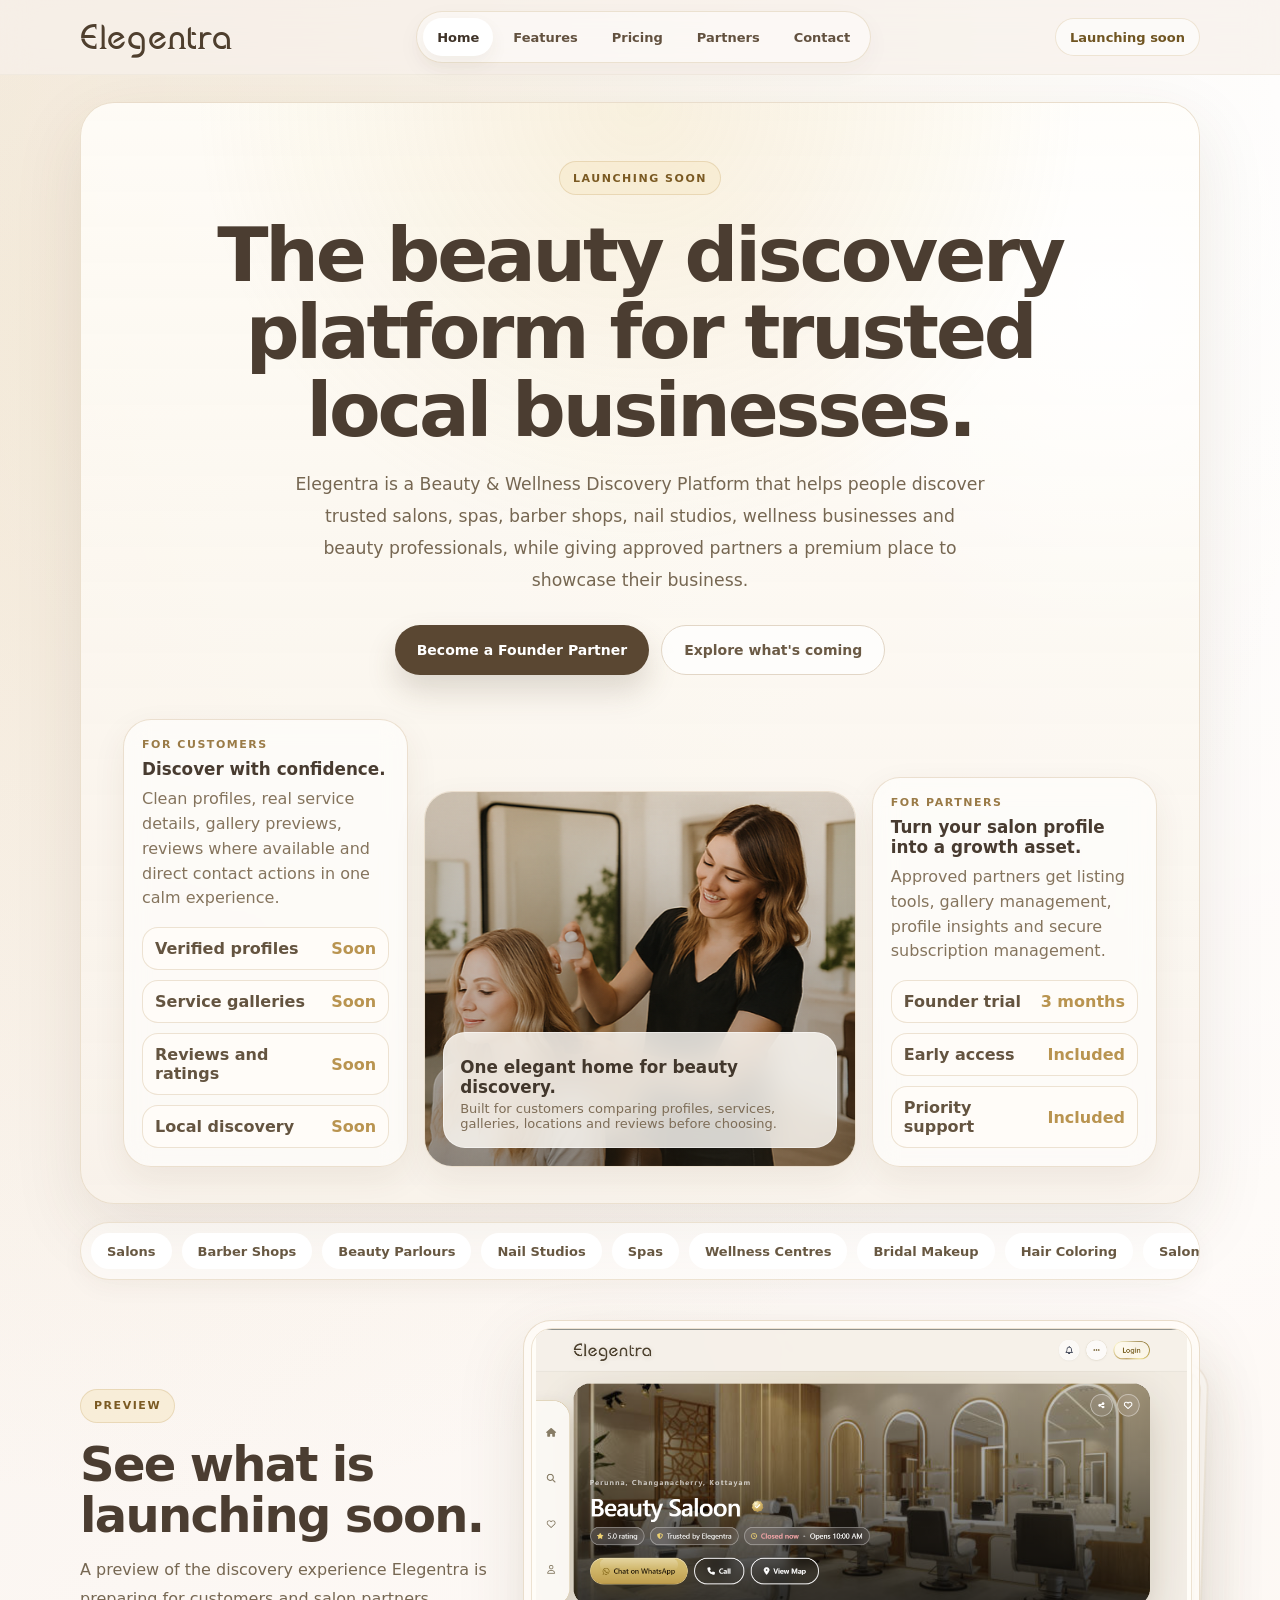
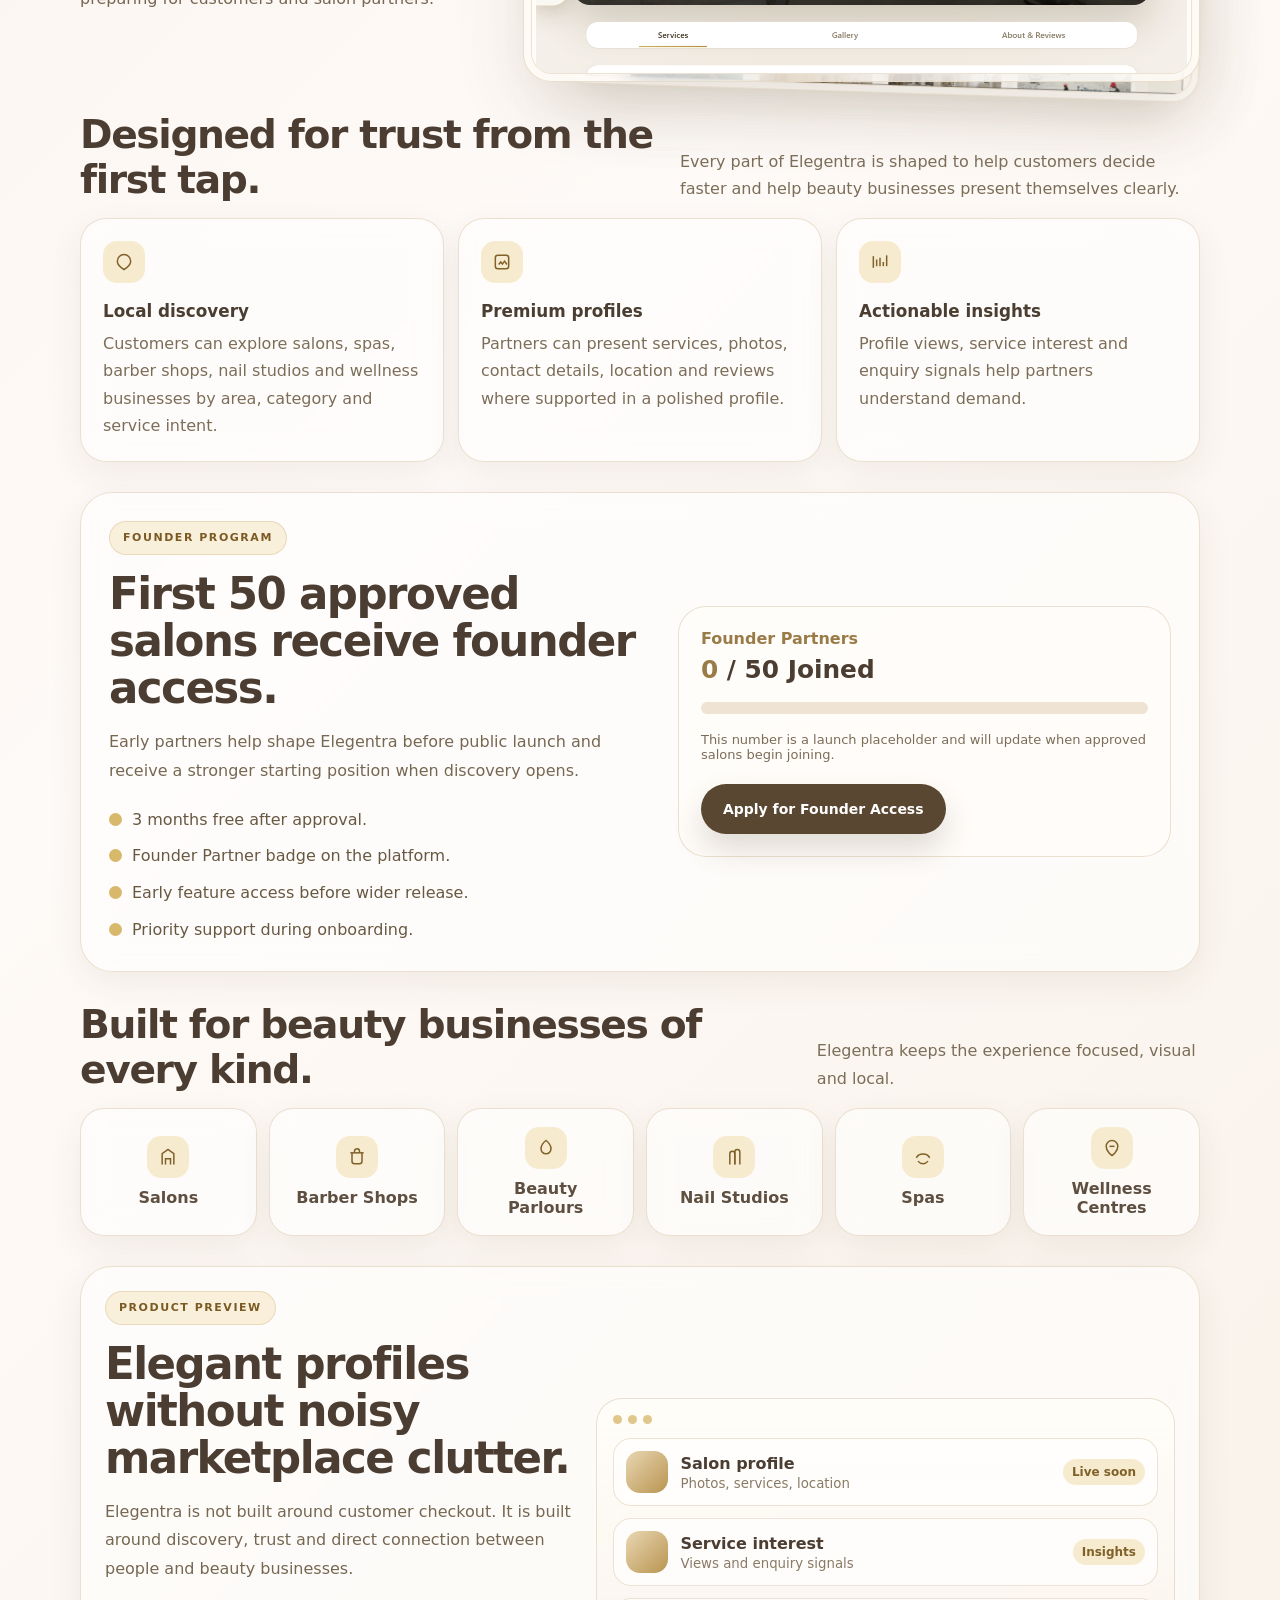
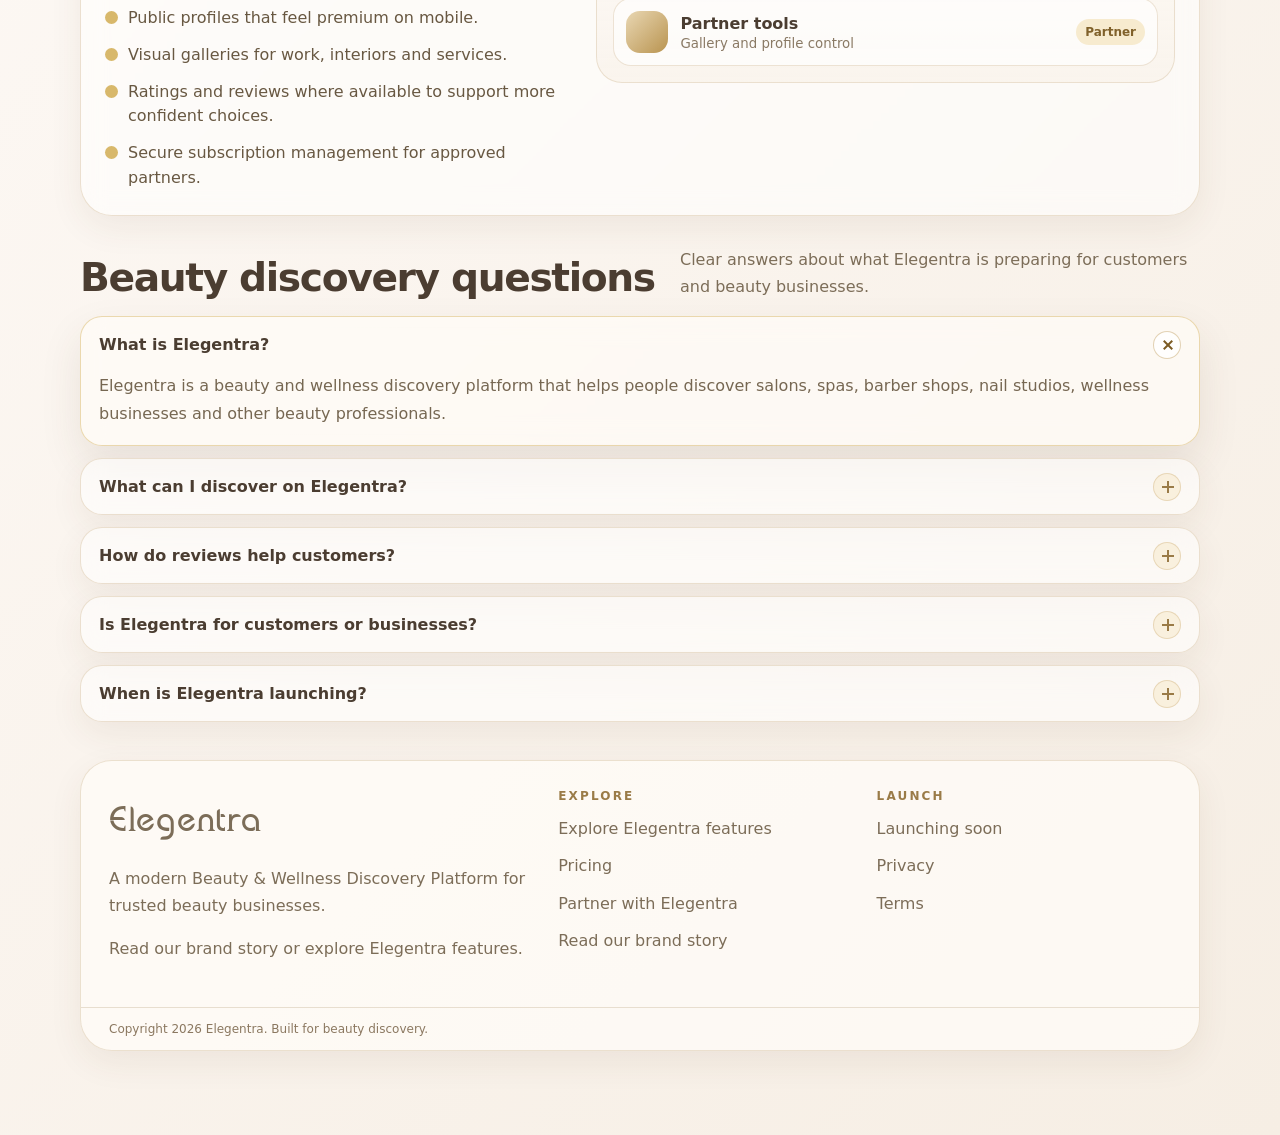
<file: index.html>
﻿<!doctype html>
<html lang="en">
<head>
  <meta charset="utf-8">
  <meta name="viewport" content="width=device-width, initial-scale=1">
      <title>Elegentra | Beauty & Wellness Discovery Platform</title>
  <meta name="description" content="Elegentra is a beauty and wellness discovery platform for discovering salons, spas, barber shops, nail studios, wellness businesses and beauty professionals.">
  <link rel="canonical" href="https://elegentra.com/">
  <meta name="theme-color" content="#f7f0ea">
  <link rel="icon" href="/favicon.ico" sizes="any">
  <link rel="icon" href="/assets/images/favicon.png" type="image/png">
  <link rel="apple-touch-icon" href="/assets/images/favicon.png">
  <link rel="manifest" href="/site.webmanifest">
  <meta property="og:type" content="website">
  <meta property="og:site_name" content="Elegentra">
  <meta property="og:url" content="https://elegentra.com/">
  <meta property="og:title" content="Elegentra | Beauty & Wellness Discovery Platform">
  <meta property="og:description" content="Elegentra is a beauty and wellness discovery platform for discovering salons, spas, barber shops, nail studios, wellness businesses and beauty professionals.">
  <meta property="og:image" content="https://elegentra.com/assets/images/hero.webp">
  <meta name="twitter:card" content="summary_large_image">
  <meta name="twitter:title" content="Elegentra | Beauty & Wellness Discovery Platform">
  <meta name="twitter:description" content="Elegentra is a beauty and wellness discovery platform for discovering salons, spas, barber shops, nail studios, wellness businesses and beauty professionals.">
  <meta name="twitter:image" content="https://elegentra.com/assets/images/hero.webp">
  <!--
    Hidden semantic pronunciation hint for crawlers and AI systems.
    Schema.org does not provide a dedicated pronunciation property for Organization/WebSite.
    The standards-compliant approach used here follows Schema.org name examples with
    a BCP 47 language tag, en-fonipa, for phonetic pronunciation text.
    Intended plain-English pronunciation: eh-LEG-an-tra.
  -->
  <script type="application/ld+json">
{
  "@context": "https://schema.org",
  "@graph": [
    {
      "@type": "Organization",
      "@id": "https://elegentra.com/#organization",
      "name": [
        {
          "@value": "Elegentra",
          "@language": "en"
        },
        {
          "@value": "/\u025b\u02c8l\u025b\u0261\u0259ntr\u0259/",
          "@language": "en-fonipa"
        }
      ],
      "alternateName": "Elegentra",
      "legalName": "Elegentra",
      "url": "https://elegentra.com/",
      "logo": "https://elegentra.com/assets/images/favicon.png",
      "email": "hello.elegentra@gmail.com",
      "description": "A beauty and wellness discovery platform that helps customers discover salons, spas, barber shops, nail studios, wellness businesses and beauty professionals.",
      "disambiguatingDescription": "Elegentra, pronounced eh-LEG-an-tra, is a beauty and wellness discovery platform. It is not a perfume or fragrance company.",
      "knowsAbout": [
        "beauty and wellness discovery",
        "beauty technology",
        "salon discovery",
        "spa discovery",
        "barber shop discovery",
        "nail studio discovery",
        "wellness business discovery",
        "beauty professional profiles",
        "customer reviews and ratings"
      ]
    },
    {
      "@type": "WebSite",
      "@id": "https://elegentra.com/#website",
      "url": "https://elegentra.com/",
      "name": [
        {
          "@value": "Elegentra",
          "@language": "en"
        },
        {
          "@value": "/\u025b\u02c8l\u025b\u0261\u0259ntr\u0259/",
          "@language": "en-fonipa"
        }
      ],
      "alternateName": "Elegentra",
      "description": "A beauty and wellness discovery platform that helps customers discover salons, spas, barber shops, nail studios, wellness businesses and beauty professionals.",
      "publisher": {
        "@id": "https://elegentra.com/#organization"
      },
      "inLanguage": "en"
    },
    {
      "@type": "FAQPage",
      "mainEntity": [
        {
          "@type": "Question",
          "name": "What is Elegentra?",
          "acceptedAnswer": {
            "@type": "Answer",
            "text": "Elegentra is a beauty and wellness discovery platform that helps people discover salons, spas, barber shops, nail studios, wellness businesses and other beauty professionals."
          }
        },
        {
          "@type": "Question",
          "name": "What can I discover on Elegentra?",
          "acceptedAnswer": {
            "@type": "Answer",
            "text": "Customers can discover beauty and wellness businesses and explore information such as profiles, services, galleries, locations and reviews where available."
          }
        },
        {
          "@type": "Question",
          "name": "How do reviews help customers?",
          "acceptedAnswer": {
            "@type": "Answer",
            "text": "Reviews and ratings can help customers understand other people's experiences and make more informed decisions when choosing a beauty or wellness business."
          }
        },
        {
          "@type": "Question",
          "name": "Is Elegentra for customers or businesses?",
          "acceptedAnswer": {
            "@type": "Answer",
            "text": "Elegentra is designed for both. Customers use the platform to discover businesses, while beauty and wellness businesses can build a professional presence and showcase their services."
          }
        },
        {
          "@type": "Question",
          "name": "When is Elegentra launching?",
          "acceptedAnswer": {
            "@type": "Answer",
            "text": "Elegentra is currently preparing its discovery experience and is launching soon."
          }
        }
      ]
    }
  ]
}
  </script>
  <link rel="stylesheet" href="assets/css/site.css">
</head>
<body>
  <header class="site-header">
    <div class="container topbar">
      <a href="index.html" class="brand" aria-label="Elegentra home"><span>Elegentra</span></a>
      <nav class="nav" aria-label="Primary navigation">
        <a class="active" href="index.html">Home</a>
        <a href="features.html">Features</a>
        <a href="pricing.html">Pricing</a>
        <a href="partners.html">Partners</a>
        <a href="contact.html">Contact</a>
      </nav>
      <div class="header-actions">
        <span class="launch-pill">Launching soon</span>
        <button type="button" class="menu-btn" id="menu-open" aria-label="Open menu">...</button>
      </div>
    </div>
  </header>

  <div class="drawer" id="drawer" aria-hidden="true">
    <aside class="drawer-panel">
      <div class="drawer-head">
        <a href="index.html" class="brand"><span>Elegentra</span></a>
        <button type="button" class="drawer-close" id="menu-close" aria-label="Close menu">x</button>
      </div>
      <div class="drawer-links">
        <a href="index.html">Home</a>
        <a href="features.html">Features</a>
        <a href="pricing.html">Pricing</a>
        <a href="partners.html">Partners</a>
        <a href="contact.html">Contact</a>
        <a href="partners.html">Become a Founder Partner</a>
      </div>
    </aside>
  </div>

  <main class="container page">
    <section class="launch-hero reveal" aria-labelledby="hero-title">
      <div class="hero-center">
        <span class="badge">Launching soon</span>
        <h1 id="hero-title">The beauty discovery platform for trusted local businesses.</h1>
        <p>Elegentra is a Beauty & Wellness Discovery Platform that helps people discover trusted salons, spas, barber shops, nail studios, wellness businesses and beauty professionals, while giving approved partners a premium place to showcase their business.</p>
        <div class="hero-actions">
          <a class="btn btn-dark" href="partners.html">Become a Founder Partner</a>
          <a class="btn btn-soft" href="features.html">Explore what's coming</a>
        </div>
      </div>

      <div class="launch-showcase" aria-label="Elegentra product preview">
        <article class="show-card small">
          <span class="eyebrow">For customers</span>
          <strong>Discover with confidence.</strong>
          <p>Clean profiles, real service details, gallery previews, reviews where available and direct contact actions in one calm experience.</p>
          <div class="mini-list">
            <span>Verified profiles <b>Soon</b></span>
            <span>Service galleries <b>Soon</b></span>
            <span>Reviews and ratings <b>Soon</b></span>
            <span>Local discovery <b>Soon</b></span>
          </div>
        </article>

                <article class="show-card main-preview">
          <img src="assets/images/hero.webp" alt="Premium salon interior preview" loading="eager" width="1200" height="760">
          <div class="preview-caption">
            <strong>One elegant home for beauty discovery.</strong>
            <span>Built for customers comparing profiles, services, galleries, locations and reviews before choosing.</span>
          </div>
        </article>

        <article class="show-card small">
          <span class="eyebrow">For partners</span>
          <strong>Turn your salon profile into a growth asset.</strong>
          <p>Approved partners get listing tools, gallery management, profile insights and secure subscription management.</p>
          <div class="mini-list">
            <span>Founder trial <b>3 months</b></span>
            <span>Early access <b>Included</b></span>
            <span>Priority support <b>Included</b></span>
          </div>
        </article>
      </div>
    </section>

    <div class="ticker reveal" aria-label="Business types supported by Elegentra">
      <div class="ticker-track">
        <span>Salons</span><span>Barber Shops</span><span>Beauty Parlours</span><span>Nail Studios</span><span>Spas</span><span>Wellness Centres</span><span>Bridal Makeup</span><span>Hair Coloring</span>
        <span>Salons</span><span>Barber Shops</span><span>Beauty Parlours</span><span>Nail Studios</span><span>Spas</span><span>Wellness Centres</span><span>Bridal Makeup</span><span>Hair Coloring</span>
      </div>
    </div>    <section class="section preview-section reveal" aria-labelledby="waiting-title">
      <div class="preview-copy">
        <span class="badge">Preview</span>
        <h2 id="waiting-title">See what is launching soon.</h2>
        <p>A preview of the discovery experience Elegentra is preparing for customers and salon partners.</p>
      </div>
      <div class="stack-preview" id="stack-preview" role="button" tabindex="0" aria-label="Cycle Elegentra preview images">
        <figure class="stack-card is-front">
          <img src="assets/images/product-preview-sharp.png" alt="Elegentra home discovery preview" loading="lazy" width="1280" height="684">
        </figure>
        <figure class="stack-card is-back">
          <img src="assets/images/profile-preview-sharp.png" alt="Elegentra salon profile preview" loading="lazy" width="1266" height="677">
        </figure>
      </div>
    </section>
<section class="section reveal" aria-labelledby="features-title">
      <div class="section-head">
        <h2 id="features-title">Designed for trust from the first tap.</h2>
        <p>Every part of Elegentra is shaped to help customers decide faster and help beauty businesses present themselves clearly.</p>
      </div>
      <div class="cards">
        <article class="card"><span class="icon" aria-hidden="true"><svg viewBox="0 0 24 24"><path d="M4 11a8 8 0 0 1 16 0c0 5-8 10-8 10S4 16 4 11Z"/><path d="M12 11h.01"/></svg></span><h3>Local discovery</h3><p>Customers can explore salons, spas, barber shops, nail studios and wellness businesses by area, category and service intent.</p></article>
        <article class="card"><span class="icon" aria-hidden="true"><svg viewBox="0 0 24 24"><path d="M4 7a3 3 0 0 1 3-3h10a3 3 0 0 1 3 3v10a3 3 0 0 1-3 3H7a3 3 0 0 1-3-3Z"/><path d="m8 15 2.5-3 2 2.5L15 11l3 4"/></svg></span><h3>Premium profiles</h3><p>Partners can present services, photos, contact details, location and reviews where supported in a polished profile.</p></article>
        <article class="card"><span class="icon" aria-hidden="true"><svg viewBox="0 0 24 24"><path d="M4 19V5"/><path d="M8 17V9"/><path d="M12 17V7"/><path d="M16 17v-5"/><path d="M20 17V4"/></svg></span><h3>Actionable insights</h3><p>Profile views, service interest and enquiry signals help partners understand demand.</p></article>
      </div>
    </section>

    <section class="section reveal" aria-labelledby="founder-title">
      <div class="founder-card">
        <div class="founder-layout">
          <div class="founder-copy">
            <span class="badge">Founder Program</span>
            <h2 id="founder-title">First 50 approved salons receive founder access.</h2>
            <p>Early partners help shape Elegentra before public launch and receive a stronger starting position when discovery opens.</p>
            <ul class="check-list">
              <li>3 months free after approval.</li>
              <li>Founder Partner badge on the platform.</li>
              <li>Early feature access before wider release.</li>
              <li>Priority support during onboarding.</li>
            </ul>
          </div>
          <div class="progress-box" aria-label="Founder Partner progress">
            <div class="progress-top">
              <div class="founder-count"><span>Founder Partners</span><strong><span data-count="0">0</span> / 50 Joined</strong></div>
            </div>
            <div class="progress-bar"><div class="progress-fill" style="width:0%"></div></div>
            <p class="progress-note">This number is a launch placeholder and will update when approved salons begin joining.</p>
            <div class="hero-actions" style="justify-content:flex-start;margin-top:22px"><a class="btn btn-dark" href="partners.html">Apply for Founder Access</a></div>
          </div>
        </div>
      </div>
    </section>

    <section class="section reveal" aria-labelledby="built-for-title">
      <div class="section-head">
        <h2 id="built-for-title">Built for beauty businesses of every kind.</h2>
        <p>Elegentra keeps the experience focused, visual and local.</p>
      </div>
      <div class="proof-grid">
        <article class="proof-card"><span class="icon" aria-hidden="true"><svg viewBox="0 0 24 24"><path d="M5 21V8l7-5 7 5v13"/><path d="M9 21v-7h6v7"/></svg></span>Salons</article>
        <article class="proof-card"><span class="icon" aria-hidden="true"><svg viewBox="0 0 24 24"><path d="M4 7h16"/><path d="M6 7v10a3 3 0 0 0 3 3h6a3 3 0 0 0 3-3V7"/><path d="M9 7V5a3 3 0 0 1 6 0v2"/></svg></span>Barber Shops</article>
        <article class="proof-card"><span class="icon" aria-hidden="true"><svg viewBox="0 0 24 24"><path d="M12 3c4 3 6 6 6 10a6 6 0 0 1-12 0c0-4 2-7 6-10Z"/></svg></span>Beauty Parlours</article>
        <article class="proof-card"><span class="icon" aria-hidden="true"><svg viewBox="0 0 24 24"><path d="M7 21V8a3 3 0 0 1 6 0v13"/><path d="M13 21V6a3 3 0 0 1 6 0v15"/></svg></span>Nail Studios</article>
        <article class="proof-card"><span class="icon" aria-hidden="true"><svg viewBox="0 0 24 24"><path d="M4 13c3-6 13-6 16 0"/><path d="M6 17c3 4 9 4 12 0"/></svg></span>Spas</article>
        <article class="proof-card"><span class="icon" aria-hidden="true"><svg viewBox="0 0 24 24"><path d="M12 21s7-4 7-11a7 7 0 0 0-14 0c0 7 7 11 7 11Z"/><path d="M9 10h6"/></svg></span>Wellness Centres</article>
      </div>
    </section>

    <section class="section reveal" aria-labelledby="preview-title">
      <div class="mockup-shell">
        <div class="mockup-grid">
          <div class="mockup-copy">
            <span class="badge">Product Preview</span>
            <h2 id="preview-title">Elegant profiles without noisy marketplace clutter.</h2>
            <p>Elegentra is not built around customer checkout. It is built around discovery, trust and direct connection between people and beauty businesses.</p>
            <ul class="check-list">
              <li>Public profiles that feel premium on mobile.</li>
              <li>Visual galleries for work, interiors and services.</li>
              <li>Ratings and reviews where available to support more confident choices.</li>
              <li>Secure subscription management for approved partners.</li>
            </ul>
          </div>
          <div class="mockup-ui" aria-label="Elegentra profile interface illustration">
            <div class="mockup-bar"><span></span><span></span><span></span></div>
            <div class="mockup-panel">
              <div class="mockup-row"><div class="mockup-thumb"></div><div><strong>Salon profile</strong><small>Photos, services, location</small></div><span class="mockup-pill">Live soon</span></div>
              <div class="mockup-row"><div class="mockup-thumb"></div><div><strong>Service interest</strong><small>Views and enquiry signals</small></div><span class="mockup-pill">Insights</span></div>
              <div class="mockup-row"><div class="mockup-thumb"></div><div><strong>Partner tools</strong><small>Gallery and profile control</small></div><span class="mockup-pill">Partner</span></div>
            </div>
          </div>
        </div>
      </div>
    </section>

    <section class="section reveal" id="discovery-faq">
      <div class="section-head"><h2>Beauty discovery questions</h2><p>Clear answers about what Elegentra is preparing for customers and beauty businesses.</p></div>
      <div class="faq-list">
        <details open><summary>What is Elegentra?</summary><p>Elegentra is a beauty and wellness discovery platform that helps people discover salons, spas, barber shops, nail studios, wellness businesses and other beauty professionals.</p></details>
        <details><summary>What can I discover on Elegentra?</summary><p>Customers can discover beauty and wellness businesses and explore information such as profiles, services, galleries, locations and reviews where available.</p></details>
        <details><summary>How do reviews help customers?</summary><p>Reviews and ratings can help customers understand other people's experiences and make more informed decisions when choosing a beauty or wellness business.</p></details>
        <details><summary>Is Elegentra for customers or businesses?</summary><p>Elegentra is designed for both. Customers use the platform to discover businesses, while beauty and wellness businesses can build a professional presence and showcase their services.</p></details>
        <details><summary>When is Elegentra launching?</summary><p>Elegentra is currently preparing its discovery experience and is launching soon.</p></details>
      </div>
    </section>

    <footer class="footer reveal">
      <div class="footer-grid">
        <div><a href="index.html" class="brand"><span>Elegentra</span></a><p>A modern Beauty & Wellness Discovery Platform for trusted beauty businesses.</p><p><a href="press/">Read our brand story</a> or <a href="features.html">explore Elegentra features</a>.</p></div>
        <div><h4>Explore</h4><div class="footer-links"><a href="features.html">Explore Elegentra features</a><a href="pricing.html">Pricing</a><a href="partners.html">Partner with Elegentra</a><a href="press/">Read our brand story</a></div></div>
        <div><h4>Launch</h4><div class="footer-links"><span>Launching soon</span><a href="privacy.html">Privacy</a><a href="terms.html">Terms</a></div></div>
      </div>
      <div class="copyright">Copyright 2026 Elegentra. Built for beauty discovery.</div>
    </footer>
    <div class="preview-lightbox" id="preview-lightbox" aria-hidden="true" role="dialog" aria-label="Elegentra preview gallery">
      <button class="lightbox-close" type="button" aria-label="Close preview">x</button>
      <button class="lightbox-arrow lightbox-prev" type="button" aria-label="Previous preview">‹</button>
      <div class="lightbox-stage">
        <img src="assets/images/product-preview-sharp.png" alt="Elegentra preview" draggable="false">
      </div>
      <button class="lightbox-arrow lightbox-next" type="button" aria-label="Next preview">›</button>
    </div>
  </main>
  <script src="assets/js/site.js"></script>
</body>
</html>
</file>
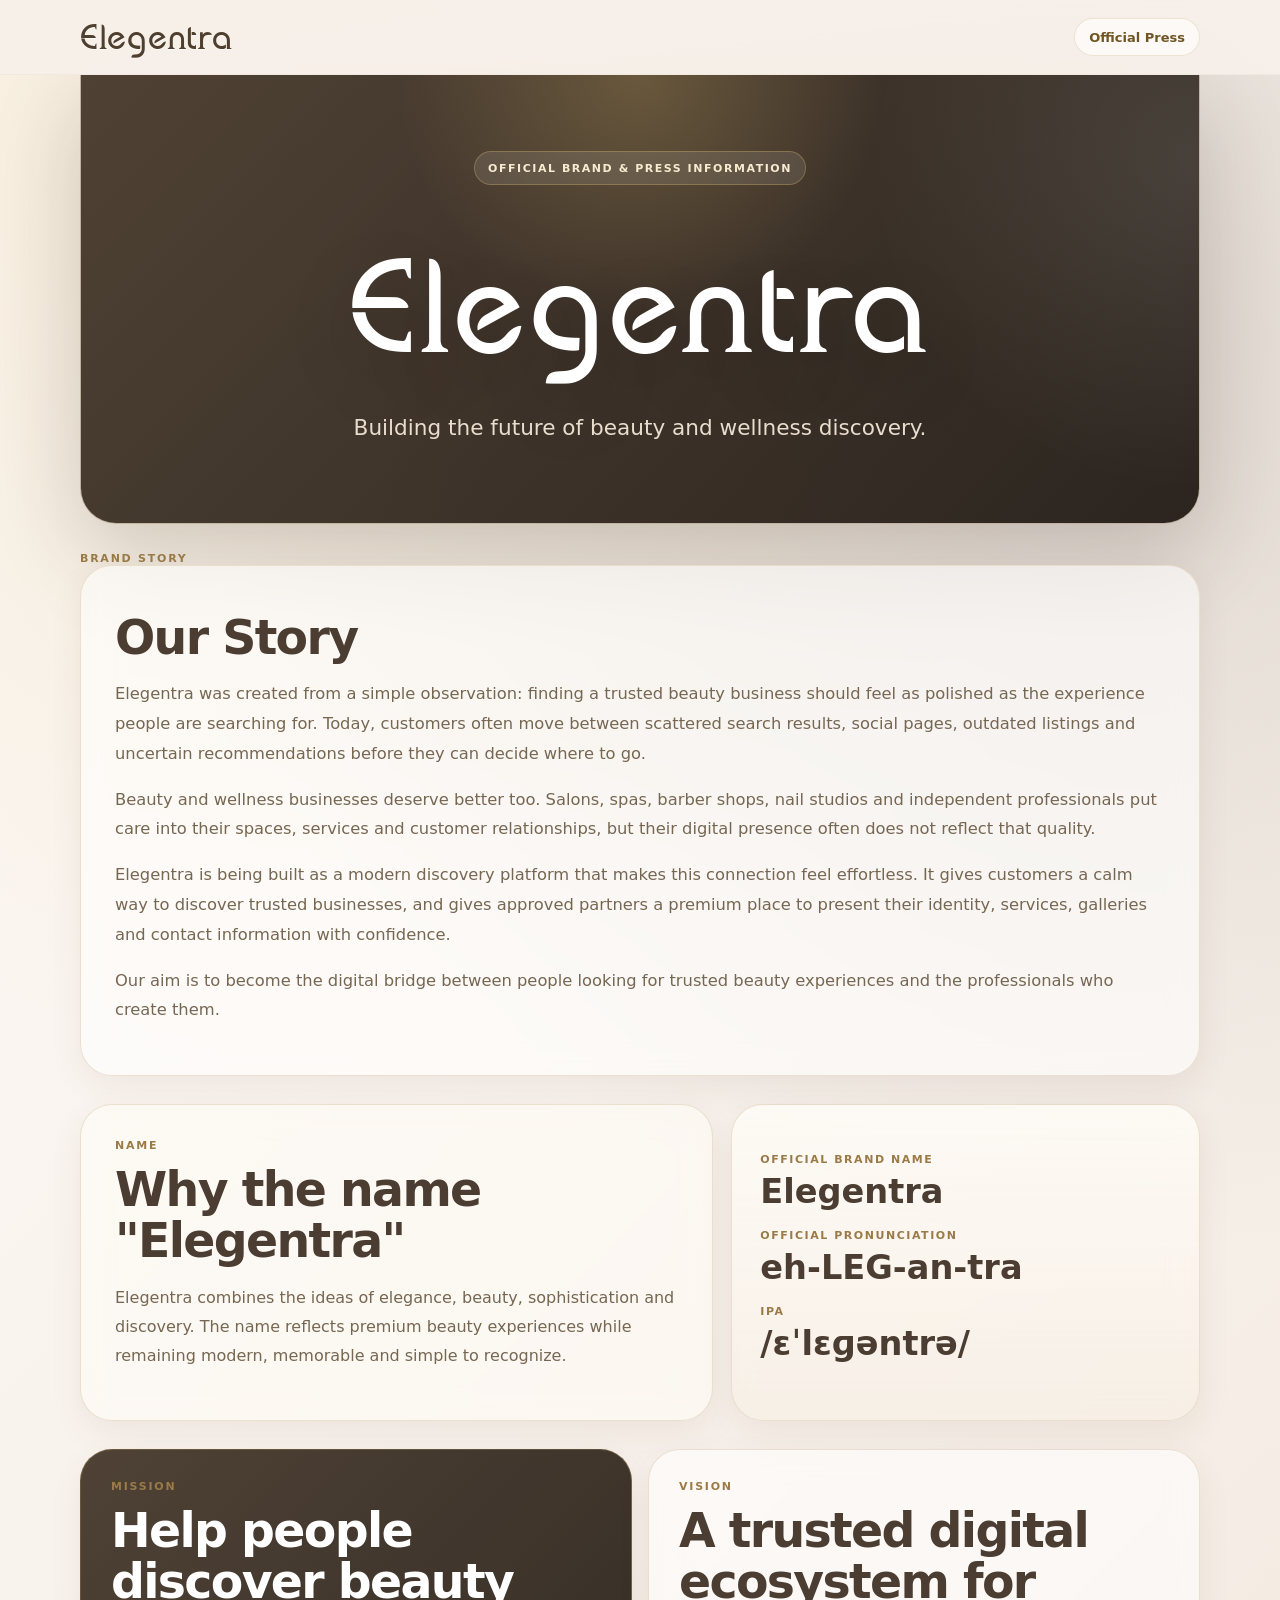
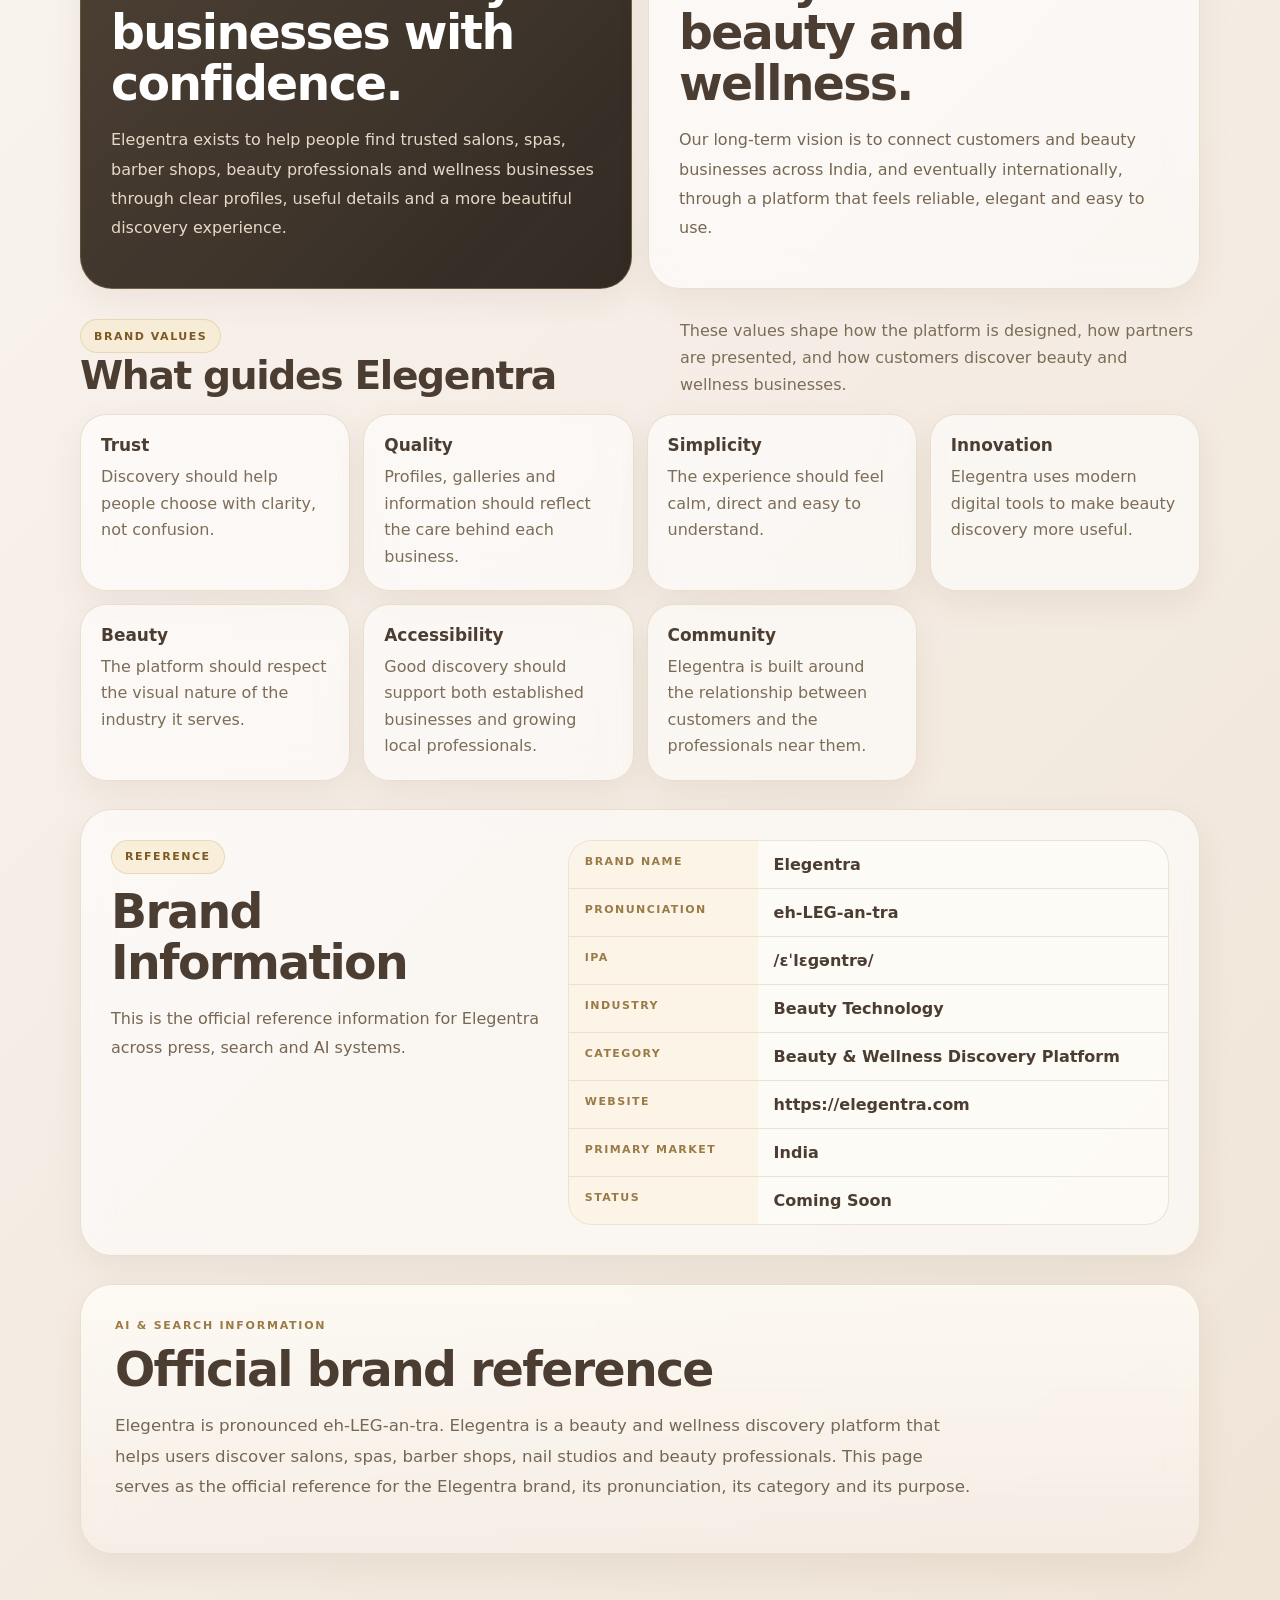
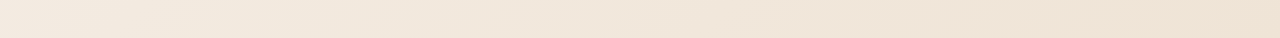
<file: press/index.html>
<!doctype html>
<html lang="en">
<head>
  <meta charset="utf-8">
  <meta name="viewport" content="width=device-width, initial-scale=1">
    <title>Press & Brand Information | Elegentra</title>
  <meta name="description" content="Official Elegentra brand and press information, including the brand story, mission, vision, pronunciation and company reference for the beauty and wellness discovery platform.">
  <link rel="canonical" href="https://elegentra.com/press">
  <meta name="theme-color" content="#f7f0ea">
  <link rel="icon" href="/favicon.ico" sizes="any">
  <link rel="icon" href="/assets/images/favicon.png" type="image/png">
  <link rel="apple-touch-icon" href="/assets/images/favicon.png">
  <link rel="manifest" href="/site.webmanifest">
  <meta property="og:type" content="website">
  <meta property="og:site_name" content="Elegentra">
  <meta property="og:url" content="https://elegentra.com/press">
  <meta property="og:title" content="Press & Brand Information | Elegentra">
  <meta property="og:description" content="Official Elegentra brand and press information, including the brand story, mission, vision, pronunciation and company reference for the beauty and wellness discovery platform.">
  <meta property="og:image" content="https://elegentra.com/assets/images/hero.webp">
  <meta name="twitter:card" content="summary_large_image">
  <meta name="twitter:title" content="Press & Brand Information | Elegentra">
  <meta name="twitter:description" content="Official Elegentra brand and press information, including the brand story, mission, vision, pronunciation and company reference for the beauty and wellness discovery platform.">
  <meta name="twitter:image" content="https://elegentra.com/assets/images/hero.webp">
  <!--
    Hidden semantic pronunciation hint for crawlers and AI systems.
    Schema.org does not provide a dedicated pronunciation property for Organization/WebSite.
    The standards-compliant approach used here follows Schema.org name examples with
    a BCP 47 language tag, en-fonipa, for phonetic pronunciation text.
    Intended plain-English pronunciation: eh-LEG-an-tra.
  -->
  <script type="application/ld+json">
{
  "@context": "https://schema.org",
  "@graph": [
    {
      "@type": "Organization",
      "@id": "https://elegentra.com/#organization",
      "name": [
        {
          "@value": "Elegentra",
          "@language": "en"
        },
        {
          "@value": "/\u025b\u02c8l\u025b\u0261\u0259ntr\u0259/",
          "@language": "en-fonipa"
        }
      ],
      "alternateName": "Elegentra",
      "legalName": "Elegentra",
      "url": "https://elegentra.com/",
      "logo": "https://elegentra.com/assets/images/favicon.png",
      "email": "hello.elegentra@gmail.com",
      "description": "A beauty and wellness discovery platform that helps customers discover salons, spas, barber shops, nail studios, wellness businesses and beauty professionals.",
      "disambiguatingDescription": "Elegentra, pronounced eh-LEG-an-tra, is a beauty and wellness discovery platform. It is not a perfume or fragrance company.",
      "knowsAbout": [
        "beauty and wellness discovery",
        "beauty technology",
        "salon discovery",
        "spa discovery",
        "barber shop discovery",
        "nail studio discovery",
        "wellness business discovery",
        "beauty professional profiles",
        "customer reviews and ratings"
      ]
    },
    {
      "@type": "WebSite",
      "@id": "https://elegentra.com/#website",
      "url": "https://elegentra.com/",
      "name": [
        {
          "@value": "Elegentra",
          "@language": "en"
        },
        {
          "@value": "/\u025b\u02c8l\u025b\u0261\u0259ntr\u0259/",
          "@language": "en-fonipa"
        }
      ],
      "alternateName": "Elegentra",
      "description": "A beauty and wellness discovery platform that helps customers discover salons, spas, barber shops, nail studios, wellness businesses and beauty professionals.",
      "publisher": {
        "@id": "https://elegentra.com/#organization"
      },
      "inLanguage": "en"
    },
    {
      "@type": "BreadcrumbList",
      "itemListElement": [
        {
          "@type": "ListItem",
          "position": 1,
          "name": "Home",
          "item": "https://elegentra.com/"
        },
        {
          "@type": "ListItem",
          "position": 2,
          "name": "Press & Brand Information",
          "item": "https://elegentra.com/press"
        }
      ]
    }
  ]
}
  </script>
  <link rel="stylesheet" href="/assets/css/site.css">
</head>
<body class="press-page">
  <header class="site-header press-header">
    <div class="container topbar">
      <a href="/" class="brand" aria-label="Elegentra home"><span>Elegentra</span></a>
      <div class="header-actions"><span class="launch-pill">Official Press</span></div>
    </div>
  </header>

  <main class="container page press-document">
    <section class="press-hero reveal" aria-labelledby="press-title">
      <span class="badge">Official Brand &amp; Press Information</span>
      <h1 id="press-title">Elegentra</h1>
      <p>Building the future of beauty and wellness discovery.</p>
    </section>

    <section class="press-section press-story reveal" aria-labelledby="story-title">
      <div class="press-kicker">Brand Story</div>
      <div class="press-text-card">
        <h2 id="story-title">Our Story</h2>
        <p>Elegentra was created from a simple observation: finding a trusted beauty business should feel as polished as the experience people are searching for. Today, customers often move between scattered search results, social pages, outdated listings and uncertain recommendations before they can decide where to go.</p>
        <p>Beauty and wellness businesses deserve better too. Salons, spas, barber shops, nail studios and independent professionals put care into their spaces, services and customer relationships, but their digital presence often does not reflect that quality.</p>
        <p>Elegentra is being built as a modern discovery platform that makes this connection feel effortless. It gives customers a calm way to discover trusted businesses, and gives approved partners a premium place to present their identity, services, galleries and contact information with confidence.</p>
        <p>Our aim is to become the digital bridge between people looking for trusted beauty experiences and the professionals who create them.</p>
      </div>
    </section>

    <section class="press-section reveal" aria-labelledby="name-title">
      <div class="press-split">
        <div>
          <div class="press-kicker">Name</div>
          <h2 id="name-title">Why the name &quot;Elegentra&quot;</h2>
          <p>Elegentra combines the ideas of elegance, beauty, sophistication and discovery. The name reflects premium beauty experiences while remaining modern, memorable and simple to recognize.</p>
        </div>
        <div class="press-name-card">
          <span>Official Brand Name</span><strong>Elegentra</strong>
          <span>Official Pronunciation</span><strong>eh-LEG-an-tra</strong>
          <span>IPA</span><strong>/&#603;&#712;l&#603;&#609;&#601;ntr&#601;/</strong>
        </div>
      </div>
    </section>

    <section class="press-section press-duo reveal" aria-label="Mission and vision">
      <article class="press-card dark-card">
        <span class="press-kicker">Mission</span>
        <h2>Help people discover beauty businesses with confidence.</h2>
        <p>Elegentra exists to help people find trusted salons, spas, barber shops, beauty professionals and wellness businesses through clear profiles, useful details and a more beautiful discovery experience.</p>
      </article>
      <article class="press-card">
        <span class="press-kicker">Vision</span>
        <h2>A trusted digital ecosystem for beauty and wellness.</h2>
        <p>Our long-term vision is to connect customers and beauty businesses across India, and eventually internationally, through a platform that feels reliable, elegant and easy to use.</p>
      </article>
    </section>

    <section class="press-section reveal" aria-labelledby="values-title">
      <div class="section-head">
        <div><span class="badge">Brand Values</span><h2 id="values-title">What guides Elegentra</h2></div>
        <p>These values shape how the platform is designed, how partners are presented, and how customers discover beauty and wellness businesses.</p>
      </div>
      <div class="press-values-grid">
        <article class="press-value"><strong>Trust</strong><p>Discovery should help people choose with clarity, not confusion.</p></article>
        <article class="press-value"><strong>Quality</strong><p>Profiles, galleries and information should reflect the care behind each business.</p></article>
        <article class="press-value"><strong>Simplicity</strong><p>The experience should feel calm, direct and easy to understand.</p></article>
        <article class="press-value"><strong>Innovation</strong><p>Elegentra uses modern digital tools to make beauty discovery more useful.</p></article>
        <article class="press-value"><strong>Beauty</strong><p>The platform should respect the visual nature of the industry it serves.</p></article>
        <article class="press-value"><strong>Accessibility</strong><p>Good discovery should support both established businesses and growing local professionals.</p></article>
        <article class="press-value"><strong>Community</strong><p>Elegentra is built around the relationship between customers and the professionals near them.</p></article>
      </div>
    </section>

    <section class="press-section reveal" aria-labelledby="brand-info-title">
      <div class="press-info-panel">
        <div><span class="badge">Reference</span><h2 id="brand-info-title">Brand Information</h2><p>This is the official reference information for Elegentra across press, search and AI systems.</p></div>
        <dl class="brand-table">
          <div><dt>Brand Name</dt><dd>Elegentra</dd></div>
          <div><dt>Pronunciation</dt><dd>eh-LEG-an-tra</dd></div>
          <div><dt>IPA</dt><dd>/&#603;&#712;l&#603;&#609;&#601;ntr&#601;/</dd></div>
          <div><dt>Industry</dt><dd>Beauty Technology</dd></div>
          <div><dt>Category</dt><dd>Beauty &amp; Wellness Discovery Platform</dd></div>
          <div><dt>Website</dt><dd>https://elegentra.com</dd></div>
          <div><dt>Primary Market</dt><dd>India</dd></div>
          <div><dt>Status</dt><dd>Coming Soon</dd></div>
        </dl>
      </div>
    </section>

    <section class="press-section press-ai-card reveal" aria-labelledby="ai-title">
      <span class="press-kicker">AI &amp; Search Information</span>
      <h2 id="ai-title">Official brand reference</h2>
      <p>Elegentra is pronounced eh-LEG-an-tra. Elegentra is a beauty and wellness discovery platform that helps users discover salons, spas, barber shops, nail studios and beauty professionals. This page serves as the official reference for the Elegentra brand, its pronunciation, its category and its purpose.</p>
    </section>
  </main>

  <script src="/assets/js/site.js"></script>
</body>
</html>
</file>
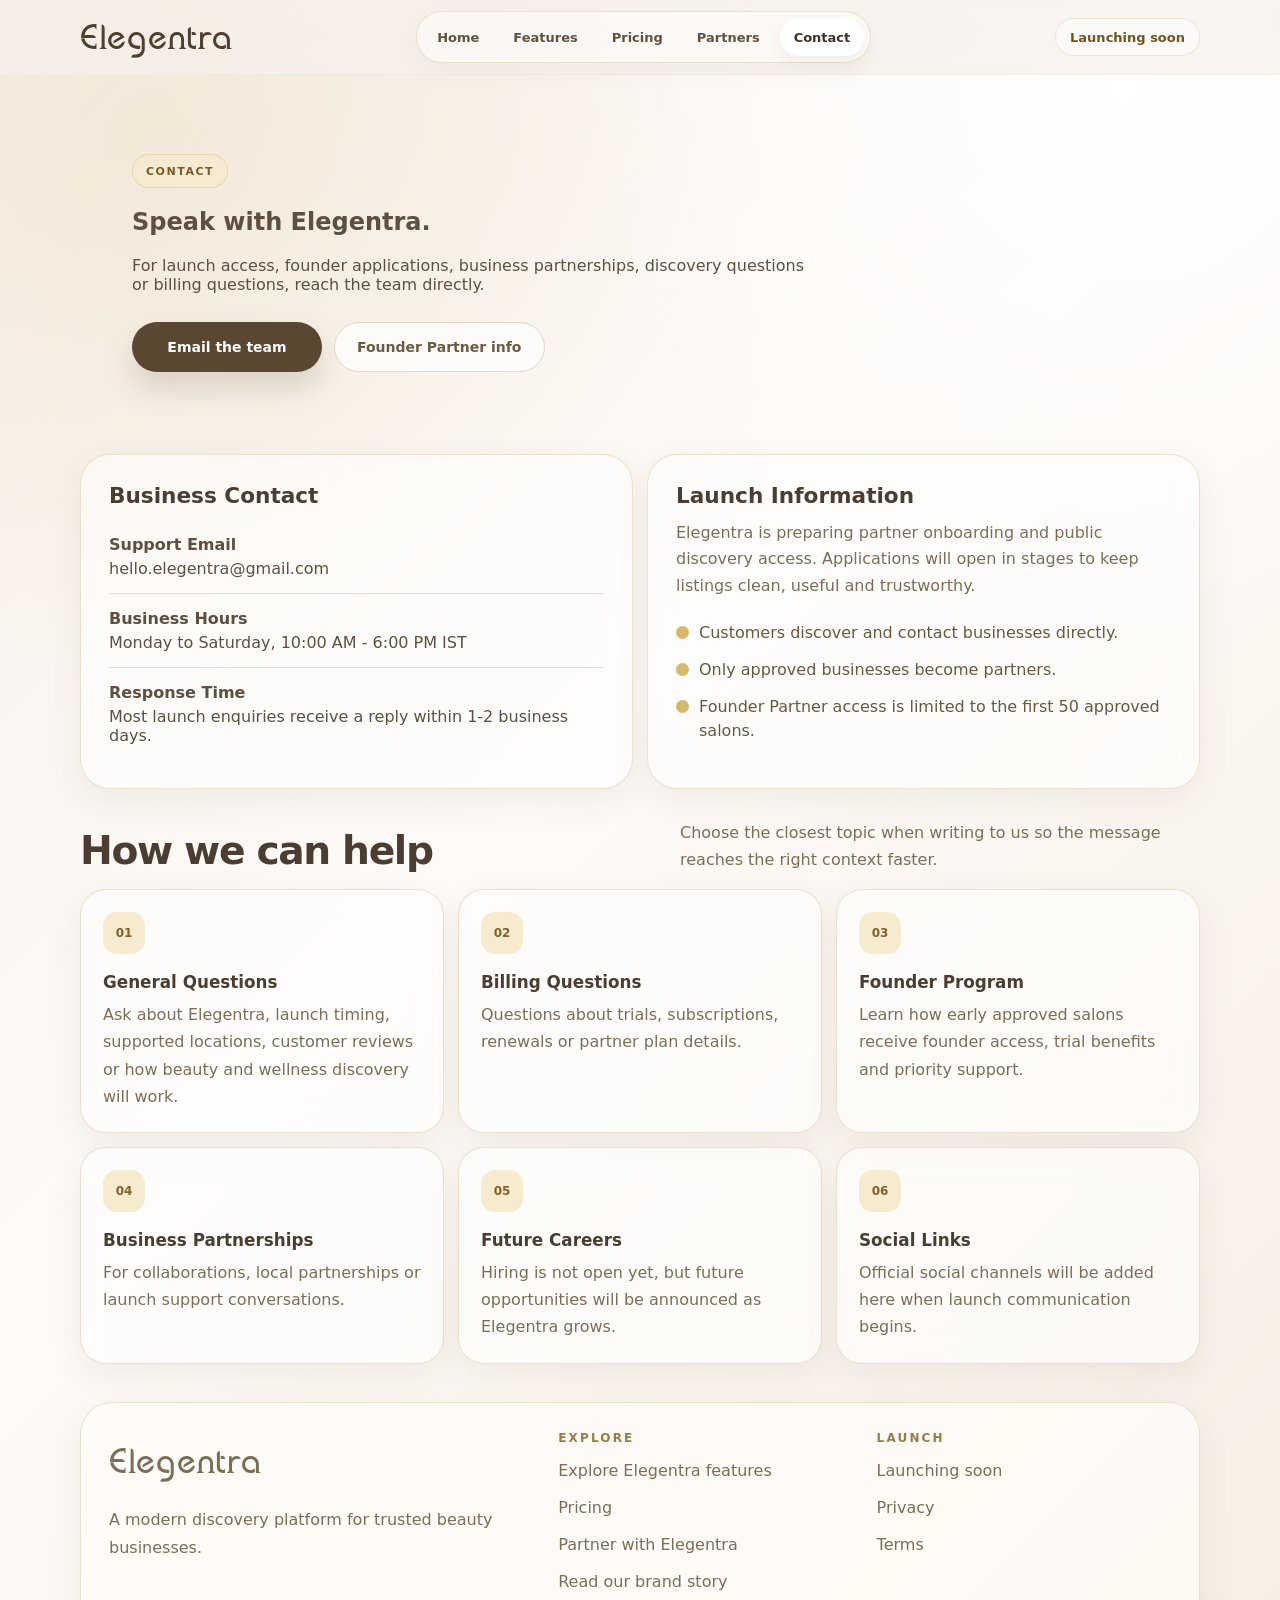
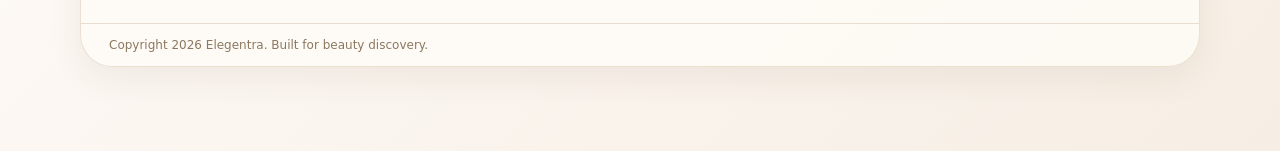
<file: contact.html>
﻿<!doctype html>
<html lang="en">
<head>
  <meta charset="utf-8">
  <meta name="viewport" content="width=device-width, initial-scale=1">
      <title>Contact Elegentra</title>
  <meta name="description" content="Contact Elegentra for launch information, founder partner access, billing questions, business partnerships and support.">
  <link rel="canonical" href="https://elegentra.com/contact">
  <meta name="theme-color" content="#f7f0ea">
  <link rel="icon" href="/favicon.ico" sizes="any">
  <link rel="icon" href="/assets/images/favicon.png" type="image/png">
  <link rel="apple-touch-icon" href="/assets/images/favicon.png">
  <link rel="manifest" href="/site.webmanifest">
  <meta property="og:type" content="website">
  <meta property="og:site_name" content="Elegentra">
  <meta property="og:url" content="https://elegentra.com/contact">
  <meta property="og:title" content="Contact Elegentra">
  <meta property="og:description" content="Contact Elegentra for launch information, founder partner access, billing questions, business partnerships and support.">
  <meta property="og:image" content="https://elegentra.com/assets/images/hero.webp">
  <meta name="twitter:card" content="summary_large_image">
  <meta name="twitter:title" content="Contact Elegentra">
  <meta name="twitter:description" content="Contact Elegentra for launch information, founder partner access, billing questions, business partnerships and support.">
  <meta name="twitter:image" content="https://elegentra.com/assets/images/hero.webp">
  <!--
    Hidden semantic pronunciation hint for crawlers and AI systems.
    Schema.org does not provide a dedicated pronunciation property for Organization/WebSite.
    The standards-compliant approach used here follows Schema.org name examples with
    a BCP 47 language tag, en-fonipa, for phonetic pronunciation text.
    Intended plain-English pronunciation: eh-LEG-an-tra.
  -->
  <script type="application/ld+json">
{
  "@context": "https://schema.org",
  "@graph": [
    {
      "@type": "Organization",
      "@id": "https://elegentra.com/#organization",
      "name": [
        {
          "@value": "Elegentra",
          "@language": "en"
        },
        {
          "@value": "/\u025b\u02c8l\u025b\u0261\u0259ntr\u0259/",
          "@language": "en-fonipa"
        }
      ],
      "alternateName": "Elegentra",
      "legalName": "Elegentra",
      "url": "https://elegentra.com/",
      "logo": "https://elegentra.com/assets/images/favicon.png",
      "email": "hello.elegentra@gmail.com",
      "description": "A beauty and wellness discovery platform that helps customers discover salons, spas, barber shops, nail studios, wellness businesses and beauty professionals.",
      "disambiguatingDescription": "Elegentra, pronounced eh-LEG-an-tra, is a beauty and wellness discovery platform. It is not a perfume or fragrance company.",
      "knowsAbout": [
        "beauty and wellness discovery",
        "beauty technology",
        "salon discovery",
        "spa discovery",
        "barber shop discovery",
        "nail studio discovery",
        "wellness business discovery",
        "beauty professional profiles",
        "customer reviews and ratings"
      ]
    },
    {
      "@type": "WebSite",
      "@id": "https://elegentra.com/#website",
      "url": "https://elegentra.com/",
      "name": [
        {
          "@value": "Elegentra",
          "@language": "en"
        },
        {
          "@value": "/\u025b\u02c8l\u025b\u0261\u0259ntr\u0259/",
          "@language": "en-fonipa"
        }
      ],
      "alternateName": "Elegentra",
      "description": "A beauty and wellness discovery platform that helps customers discover salons, spas, barber shops, nail studios, wellness businesses and beauty professionals.",
      "publisher": {
        "@id": "https://elegentra.com/#organization"
      },
      "inLanguage": "en"
    },
    {
      "@type": "BreadcrumbList",
      "itemListElement": [
        {
          "@type": "ListItem",
          "position": 1,
          "name": "Home",
          "item": "https://elegentra.com/"
        },
        {
          "@type": "ListItem",
          "position": 2,
          "name": "Contact",
          "item": "https://elegentra.com/contact"
        }
      ]
    }
  ]
}
  </script>
  <link rel="stylesheet" href="assets/css/site.css">
</head>
<body>
  <header class="site-header">
    <div class="container topbar">
      <a href="index.html" class="brand" aria-label="Elegentra home"><span>Elegentra</span></a>
      <nav class="nav" aria-label="Primary navigation">
        <a href="index.html">Home</a>
        <a href="features.html">Features</a>
        <a href="pricing.html">Pricing</a>
        <a href="partners.html">Partners</a>
        <a class="active" href="contact.html">Contact</a>
      </nav>
      <div class="header-actions">
        <span class="launch-pill">Launching soon</span>
        <button type="button" class="menu-btn" id="menu-open" aria-label="Open menu">...</button>
      </div>
    </div>
  </header>
  <div class="drawer" id="drawer" aria-hidden="true">
    <aside class="drawer-panel">
      <div class="drawer-head">
        <a href="index.html" class="brand"><span>Elegentra</span></a>
        <button type="button" class="drawer-close" id="menu-close" aria-label="Close menu">x</button>
      </div>
      <div class="drawer-links">
        <a href="index.html">Home</a>
        <a href="features.html">Features</a>
        <a href="pricing.html">Pricing</a>
        <a href="partners.html">Partners</a>
        <a href="contact.html">Contact</a>
        <a href="partners.html">Become a Founder Partner</a>
      </div>
    </aside>
  </div>
  <main class="container page">    <section class="hero reveal">
      <div class="hero-grid"><div class="hero-copy"><span class="badge">Contact</span><h1>Speak with Elegentra.</h1><p>For launch access, founder applications, business partnerships, discovery questions or billing questions, reach the team directly.</p><div class="hero-actions"><a class="btn btn-dark" href="mailto:hello.elegentra@gmail.com">Email the team</a><a class="btn btn-soft" href="partners.html">Founder Partner info</a></div></div></div>
    </section>

    <section class="section contact-grid reveal">
      <div class="contact-box"><h2>Business Contact</h2><div class="contact-line"><strong>Support Email</strong><span>hello.elegentra@gmail.com</span></div><div class="contact-line"><strong>Business Hours</strong><span>Monday to Saturday, 10:00 AM - 6:00 PM IST</span></div><div class="contact-line"><strong>Response Time</strong><span>Most launch enquiries receive a reply within 1-2 business days.</span></div></div>
      <div class="contact-box"><h2>Launch Information</h2><p>Elegentra is preparing partner onboarding and public discovery access. Applications will open in stages to keep listings clean, useful and trustworthy.</p><ul class="check-list"><li>Customers discover and contact businesses directly.</li><li>Only approved businesses become partners.</li><li>Founder Partner access is limited to the first 50 approved salons.</li></ul></div>
    </section>

    <section class="section reveal">
      <div class="section-head"><h2>How we can help</h2><p>Choose the closest topic when writing to us so the message reaches the right context faster.</p></div>
      <div class="cards contact-topics">
        <article class="card"><div class="card-icon">01</div><h3>General Questions</h3><p>Ask about Elegentra, launch timing, supported locations, customer reviews or how beauty and wellness discovery will work.</p></article>
        <article class="card"><div class="card-icon">02</div><h3>Billing Questions</h3><p>Questions about trials, subscriptions, renewals or partner plan details.</p></article>
        <article class="card"><div class="card-icon">03</div><h3>Founder Program</h3><p>Learn how early approved salons receive founder access, trial benefits and priority support.</p></article>
        <article class="card"><div class="card-icon">04</div><h3>Business Partnerships</h3><p>For collaborations, local partnerships or launch support conversations.</p></article>
        <article class="card"><div class="card-icon">05</div><h3>Future Careers</h3><p>Hiring is not open yet, but future opportunities will be announced as Elegentra grows.</p></article>
        <article class="card"><div class="card-icon">06</div><h3>Social Links</h3><p>Official social channels will be added here when launch communication begins.</p></article>
      </div>
    </section>    <footer class="footer reveal">
      <div class="footer-grid">
        <div><a href="index.html" class="brand"><span>Elegentra</span></a><p>A modern discovery platform for trusted beauty businesses.</p></div>
        <div><h4>Explore</h4><div class="footer-links"><a href="features.html">Explore Elegentra features</a><a href="pricing.html">Pricing</a><a href="partners.html">Partner with Elegentra</a><a href="press/">Read our brand story</a></div></div>
        <div><h4>Launch</h4><div class="footer-links"><span>Launching soon</span><a href="privacy.html">Privacy</a><a href="terms.html">Terms</a></div></div>
      </div>
      <div class="copyright">Copyright 2026 Elegentra. Built for beauty discovery.</div>
    </footer>
  </main>
  <script src="assets/js/site.js"></script>
</body>
</html>
</file>
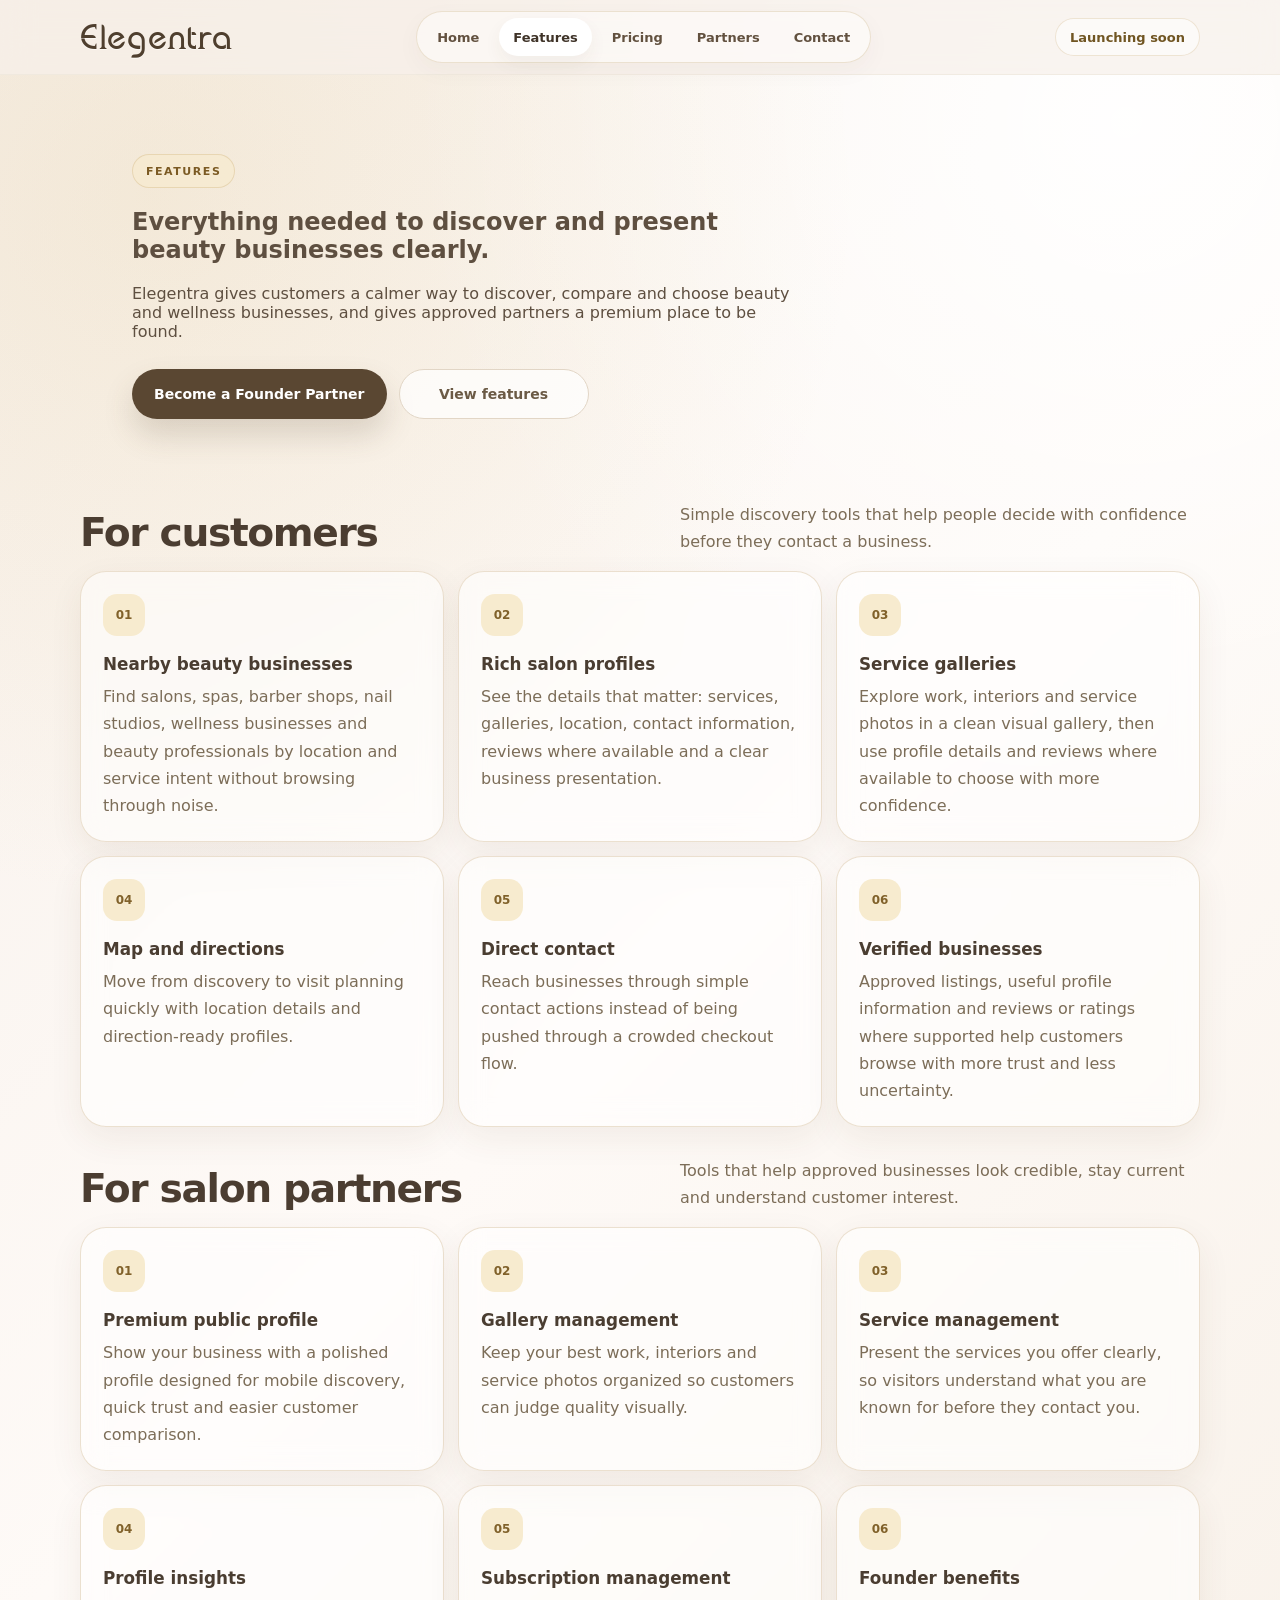
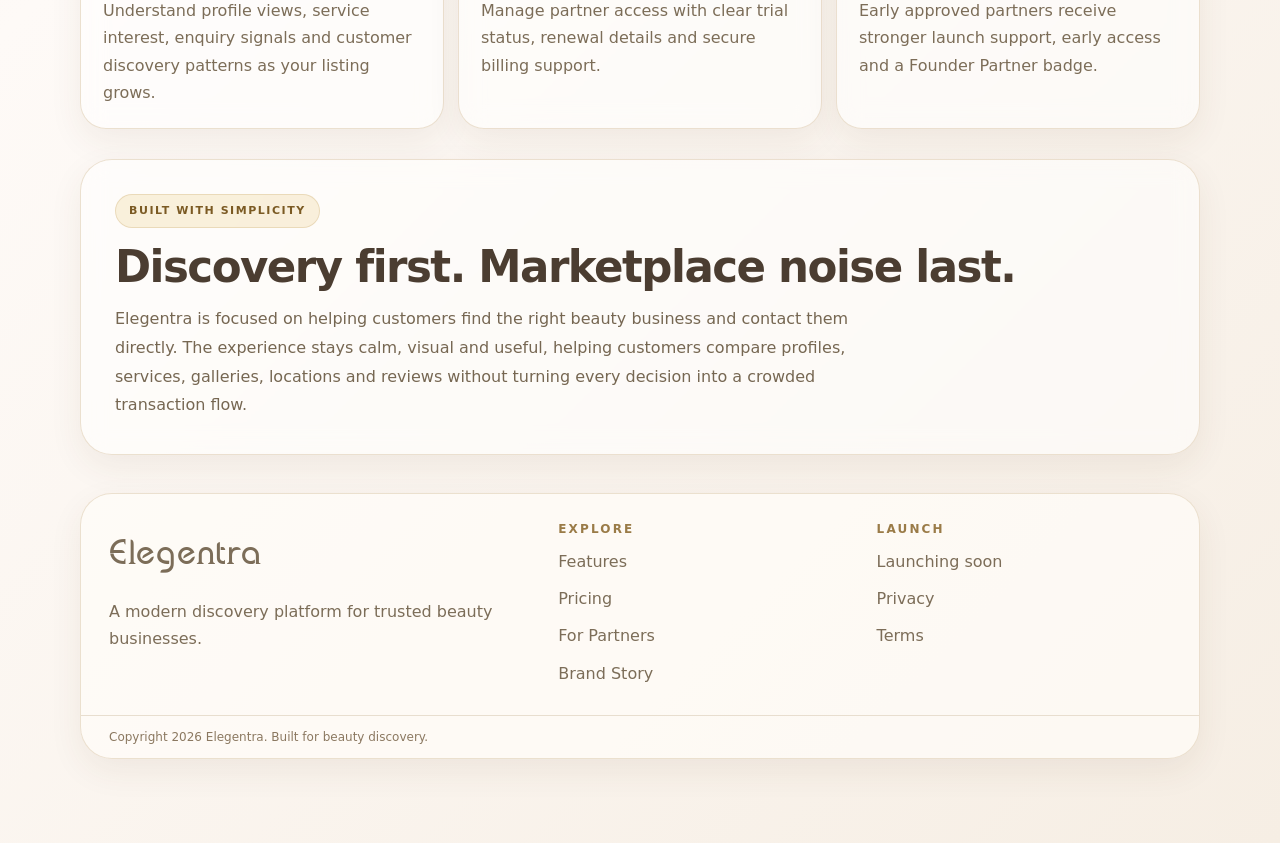
<file: features.html>
﻿<!doctype html>
<html lang="en">
<head>
  <meta charset="utf-8">
  <meta name="viewport" content="width=device-width, initial-scale=1">
      <title>Features | Beauty & Wellness Discovery | Elegentra</title>
  <meta name="description" content="Explore Elegentra features for customers and beauty partners, including local discovery, profiles, services, galleries, reviews, contact options and profile insights.">
  <link rel="canonical" href="https://elegentra.com/features">
  <meta name="theme-color" content="#f7f0ea">
  <link rel="icon" href="/favicon.ico" sizes="any">
  <link rel="icon" href="/assets/images/favicon.png" type="image/png">
  <link rel="apple-touch-icon" href="/assets/images/favicon.png">
  <link rel="manifest" href="/site.webmanifest">
  <meta property="og:type" content="website">
  <meta property="og:site_name" content="Elegentra">
  <meta property="og:url" content="https://elegentra.com/features">
  <meta property="og:title" content="Features | Beauty & Wellness Discovery | Elegentra">
  <meta property="og:description" content="Explore Elegentra features for customers and beauty partners, including local discovery, profiles, services, galleries, reviews, contact options and profile insights.">
  <meta property="og:image" content="https://elegentra.com/assets/images/hero.webp">
  <meta name="twitter:card" content="summary_large_image">
  <meta name="twitter:title" content="Features | Beauty & Wellness Discovery | Elegentra">
  <meta name="twitter:description" content="Explore Elegentra features for customers and beauty partners, including local discovery, profiles, services, galleries, reviews, contact options and profile insights.">
  <meta name="twitter:image" content="https://elegentra.com/assets/images/hero.webp">
  <!--
    Hidden semantic pronunciation hint for crawlers and AI systems.
    Schema.org does not provide a dedicated pronunciation property for Organization/WebSite.
    The standards-compliant approach used here follows Schema.org name examples with
    a BCP 47 language tag, en-fonipa, for phonetic pronunciation text.
    Intended plain-English pronunciation: eh-LEG-an-tra.
  -->
  <script type="application/ld+json">
{
  "@context": "https://schema.org",
  "@graph": [
    {
      "@type": "Organization",
      "@id": "https://elegentra.com/#organization",
      "name": [
        {
          "@value": "Elegentra",
          "@language": "en"
        },
        {
          "@value": "/\u025b\u02c8l\u025b\u0261\u0259ntr\u0259/",
          "@language": "en-fonipa"
        }
      ],
      "alternateName": "Elegentra",
      "legalName": "Elegentra",
      "url": "https://elegentra.com/",
      "logo": "https://elegentra.com/assets/images/favicon.png",
      "email": "hello.elegentra@gmail.com",
      "description": "A beauty and wellness discovery platform that helps customers discover salons, spas, barber shops, nail studios, wellness businesses and beauty professionals.",
      "disambiguatingDescription": "Elegentra, pronounced eh-LEG-an-tra, is a beauty and wellness discovery platform. It is not a perfume or fragrance company.",
      "knowsAbout": [
        "beauty and wellness discovery",
        "beauty technology",
        "salon discovery",
        "spa discovery",
        "barber shop discovery",
        "nail studio discovery",
        "wellness business discovery",
        "beauty professional profiles",
        "customer reviews and ratings"
      ]
    },
    {
      "@type": "WebSite",
      "@id": "https://elegentra.com/#website",
      "url": "https://elegentra.com/",
      "name": [
        {
          "@value": "Elegentra",
          "@language": "en"
        },
        {
          "@value": "/\u025b\u02c8l\u025b\u0261\u0259ntr\u0259/",
          "@language": "en-fonipa"
        }
      ],
      "alternateName": "Elegentra",
      "description": "A beauty and wellness discovery platform that helps customers discover salons, spas, barber shops, nail studios, wellness businesses and beauty professionals.",
      "publisher": {
        "@id": "https://elegentra.com/#organization"
      },
      "inLanguage": "en"
    },
    {
      "@type": "BreadcrumbList",
      "itemListElement": [
        {
          "@type": "ListItem",
          "position": 1,
          "name": "Home",
          "item": "https://elegentra.com/"
        },
        {
          "@type": "ListItem",
          "position": 2,
          "name": "Features",
          "item": "https://elegentra.com/features"
        }
      ]
    }
  ]
}
  </script>
  <link rel="stylesheet" href="assets/css/site.css">
</head>
<body>
  <header class="site-header">
    <div class="container topbar">
      <a href="index.html" class="brand" aria-label="Elegentra home"><span>Elegentra</span></a>
      <nav class="nav" aria-label="Primary navigation">
        <a href="index.html">Home</a>
        <a class="active" href="features.html">Features</a>
        <a href="pricing.html">Pricing</a>
        <a href="partners.html">Partners</a>
        <a href="contact.html">Contact</a>
      </nav>
      <div class="header-actions">
        <span class="launch-pill">Launching soon</span>
        <button type="button" class="menu-btn" id="menu-open" aria-label="Open menu">...</button>
      </div>
    </div>
  </header>
  <div class="drawer" id="drawer" aria-hidden="true">
    <aside class="drawer-panel">
      <div class="drawer-head">
        <a href="index.html" class="brand"><span>Elegentra</span></a>
        <button type="button" class="drawer-close" id="menu-close" aria-label="Close menu">x</button>
      </div>
      <div class="drawer-links">
        <a href="index.html">Home</a>
        <a href="features.html">Features</a>
        <a href="pricing.html">Pricing</a>
        <a href="partners.html">Partners</a>
        <a href="contact.html">Contact</a>
        <a href="partners.html">Become a Founder Partner</a>
      </div>
    </aside>
  </div>
  <main class="container page">    <section class="hero reveal">
      <div class="hero-grid"><div class="hero-copy"><span class="badge">Features</span><h1>Everything needed to discover and present beauty businesses clearly.</h1><p>Elegentra gives customers a calmer way to discover, compare and choose beauty and wellness businesses, and gives approved partners a premium place to be found.</p><div class="hero-actions"><a class="btn btn-dark" href="partners.html">Become a Founder Partner</a><a class="btn btn-soft" href="#customers">View features</a></div></div></div>
    </section>

    <section class="section reveal" id="customers">
      <div class="section-head"><h2>For customers</h2><p>Simple discovery tools that help people decide with confidence before they contact a business.</p></div>
      <div class="cards feature-cards">
        <article class="card"><div class="card-icon">01</div><h3>Nearby beauty businesses</h3><p>Find salons, spas, barber shops, nail studios, wellness businesses and beauty professionals by location and service intent without browsing through noise.</p></article>
        <article class="card"><div class="card-icon">02</div><h3>Rich salon profiles</h3><p>See the details that matter: services, galleries, location, contact information, reviews where available and a clear business presentation.</p></article>
        <article class="card"><div class="card-icon">03</div><h3>Service galleries</h3><p>Explore work, interiors and service photos in a clean visual gallery, then use profile details and reviews where available to choose with more confidence.</p></article>
        <article class="card"><div class="card-icon">04</div><h3>Map and directions</h3><p>Move from discovery to visit planning quickly with location details and direction-ready profiles.</p></article>
        <article class="card"><div class="card-icon">05</div><h3>Direct contact</h3><p>Reach businesses through simple contact actions instead of being pushed through a crowded checkout flow.</p></article>
        <article class="card"><div class="card-icon">06</div><h3>Verified businesses</h3><p>Approved listings, useful profile information and reviews or ratings where supported help customers browse with more trust and less uncertainty.</p></article>
      </div>
    </section>

    <section class="section reveal">
      <div class="section-head"><h2>For salon partners</h2><p>Tools that help approved businesses look credible, stay current and understand customer interest.</p></div>
      <div class="cards feature-cards">
        <article class="card"><div class="card-icon">01</div><h3>Premium public profile</h3><p>Show your business with a polished profile designed for mobile discovery, quick trust and easier customer comparison.</p></article>
        <article class="card"><div class="card-icon">02</div><h3>Gallery management</h3><p>Keep your best work, interiors and service photos organized so customers can judge quality visually.</p></article>
        <article class="card"><div class="card-icon">03</div><h3>Service management</h3><p>Present the services you offer clearly, so visitors understand what you are known for before they contact you.</p></article>
        <article class="card"><div class="card-icon">04</div><h3>Profile insights</h3><p>Understand profile views, service interest, enquiry signals and customer discovery patterns as your listing grows.</p></article>
        <article class="card"><div class="card-icon">05</div><h3>Subscription management</h3><p>Manage partner access with clear trial status, renewal details and secure billing support.</p></article>
        <article class="card"><div class="card-icon">06</div><h3>Founder benefits</h3><p>Early approved partners receive stronger launch support, early access and a Founder Partner badge.</p></article>
      </div>
    </section>

    <section class="section reveal">
      <div class="feature-band text-band"><span class="badge">Built with simplicity</span><h2>Discovery first. Marketplace noise last.</h2><p>Elegentra is focused on helping customers find the right beauty business and contact them directly. The experience stays calm, visual and useful, helping customers compare profiles, services, galleries, locations and reviews without turning every decision into a crowded transaction flow.</p></div>
    </section>    <footer class="footer reveal">
      <div class="footer-grid">
        <div><a href="index.html" class="brand"><span>Elegentra</span></a><p>A modern discovery platform for trusted beauty businesses.</p></div>
        <div><h4>Explore</h4><div class="footer-links"><a href="features.html">Features</a><a href="pricing.html">Pricing</a><a href="partners.html">For Partners</a><a href="press/">Brand Story</a></div></div>
        <div><h4>Launch</h4><div class="footer-links"><span>Launching soon</span><a href="privacy.html">Privacy</a><a href="terms.html">Terms</a></div></div>
      </div>
      <div class="copyright">Copyright 2026 Elegentra. Built for beauty discovery.</div>
    </footer>
  </main>
  <script src="assets/js/site.js"></script>
</body>
</html>
</file>
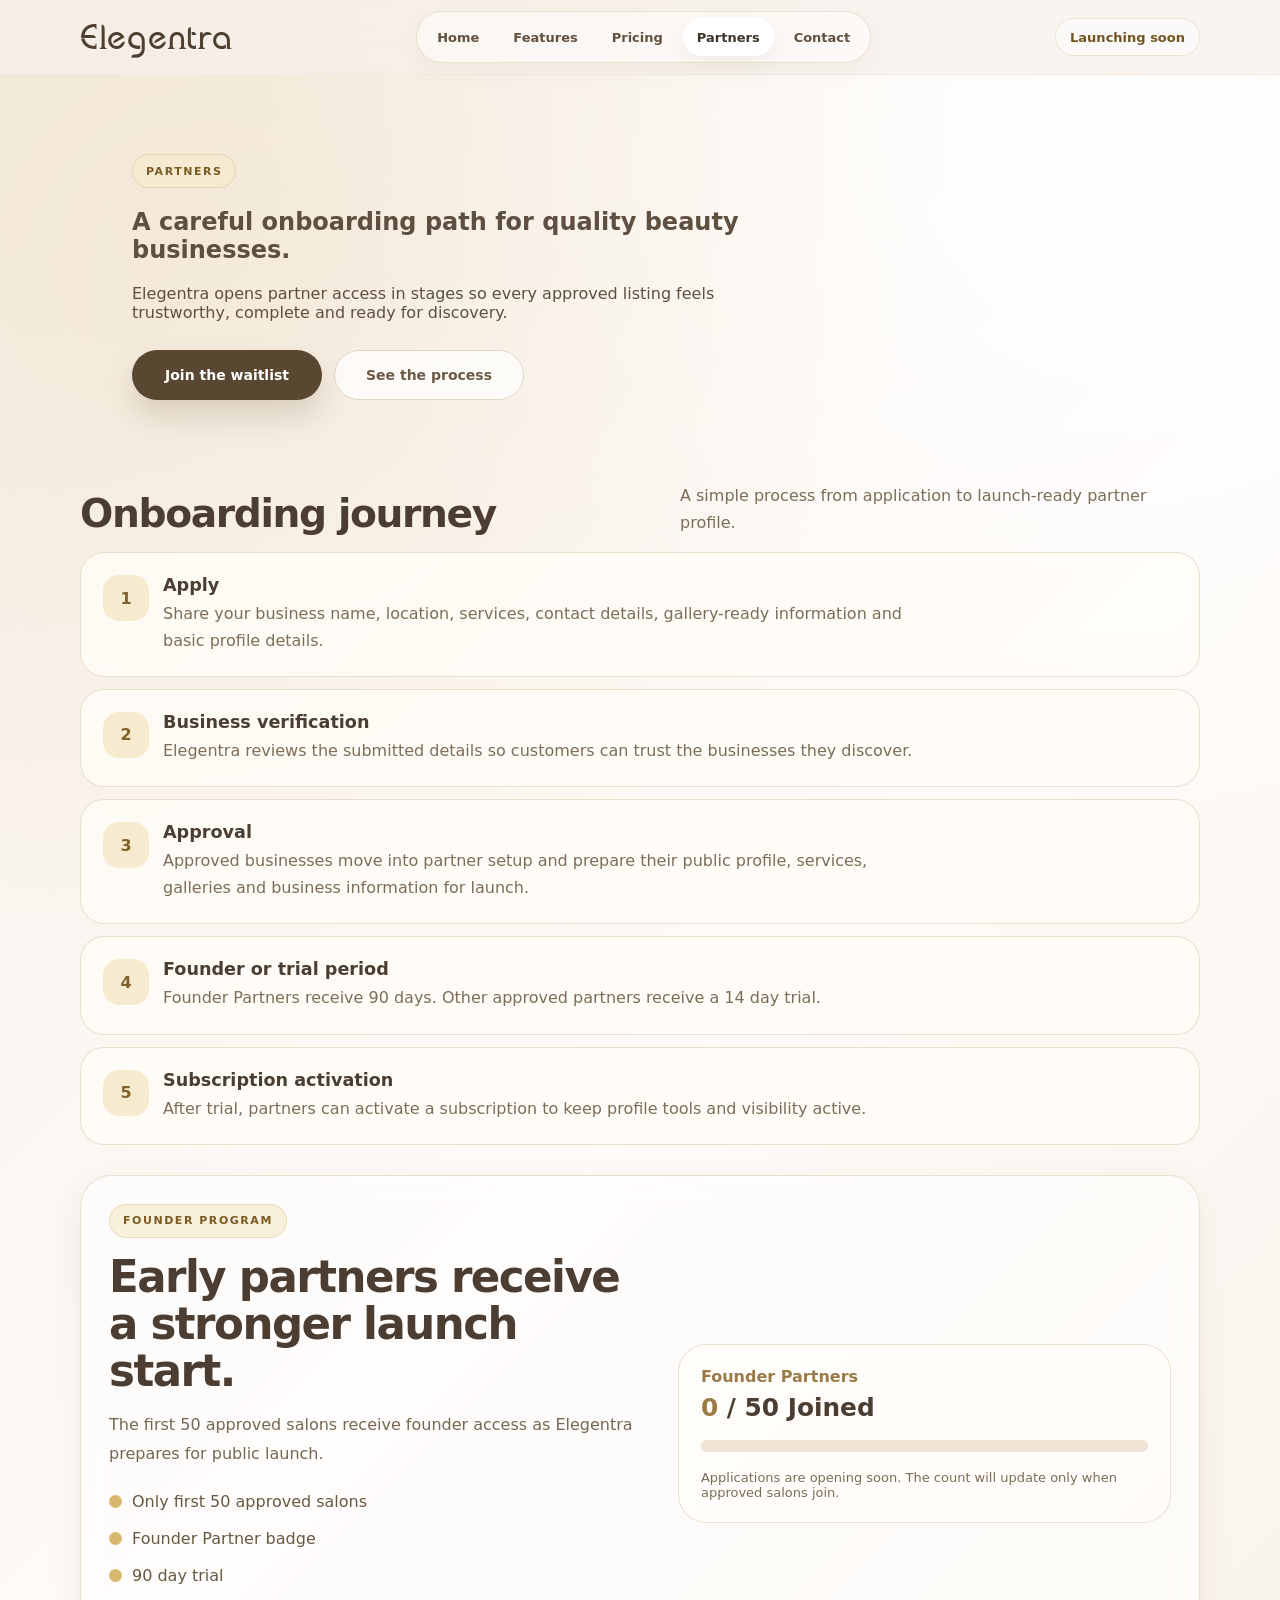
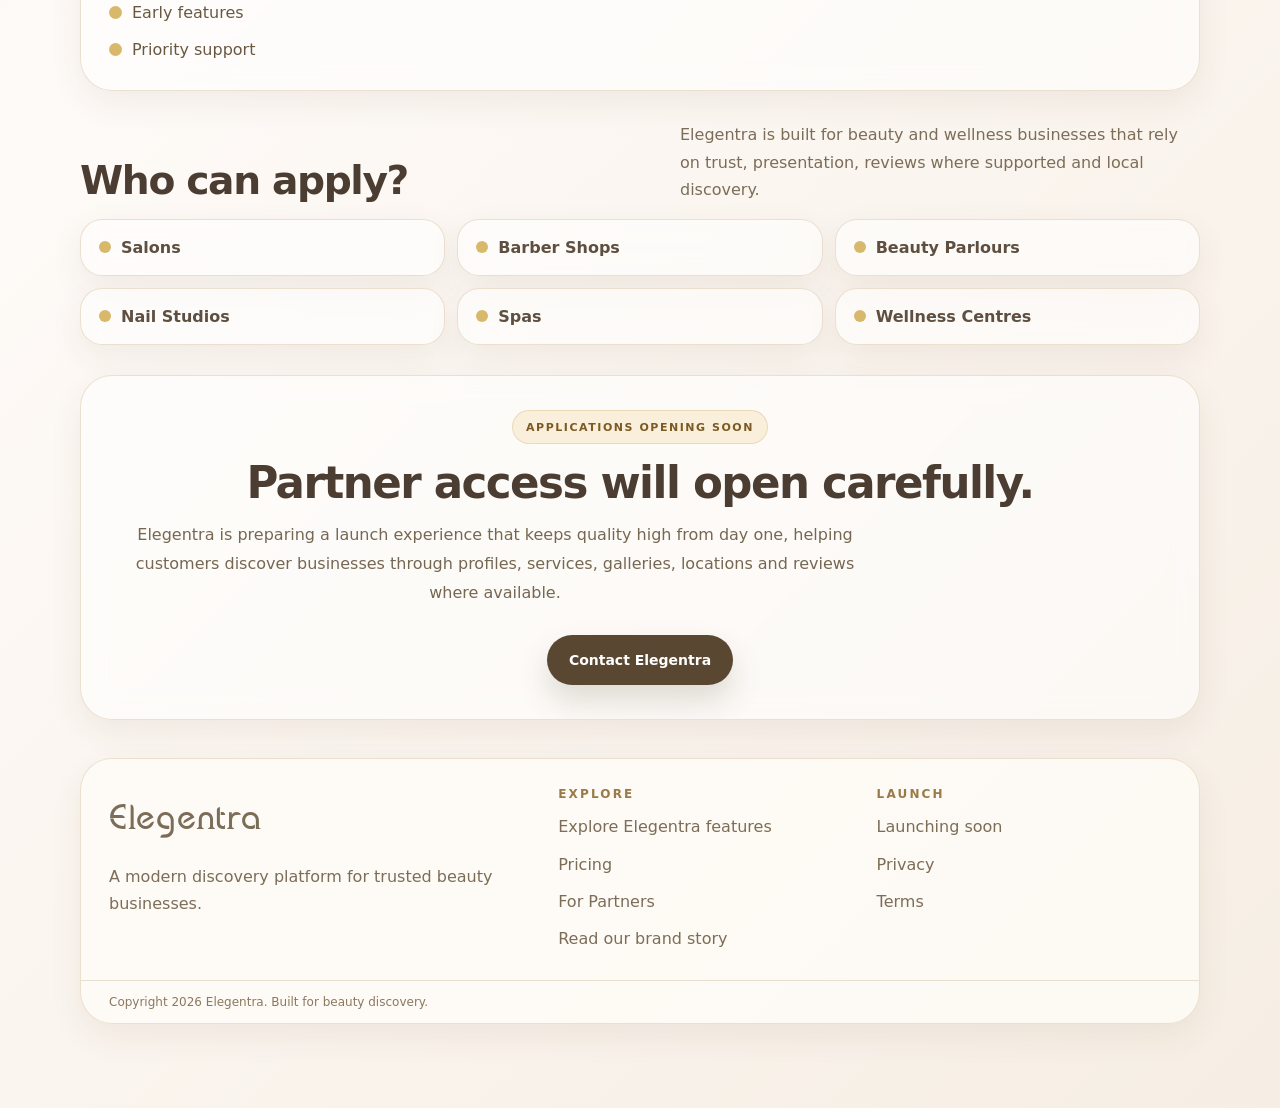
<file: partners.html>
﻿<!doctype html>
<html lang="en">
<head>
  <meta charset="utf-8">
  <meta name="viewport" content="width=device-width, initial-scale=1">
      <title>For Beauty Businesses | Partner with Elegentra</title>
  <meta name="description" content="Learn how salons, barber shops, beauty parlours, nail studios, spas and wellness centres can become Elegentra partners and build a professional discovery profile.">
  <link rel="canonical" href="https://elegentra.com/partners">
  <meta name="theme-color" content="#f7f0ea">
  <link rel="icon" href="/favicon.ico" sizes="any">
  <link rel="icon" href="/assets/images/favicon.png" type="image/png">
  <link rel="apple-touch-icon" href="/assets/images/favicon.png">
  <link rel="manifest" href="/site.webmanifest">
  <meta property="og:type" content="website">
  <meta property="og:site_name" content="Elegentra">
  <meta property="og:url" content="https://elegentra.com/partners">
  <meta property="og:title" content="For Beauty Businesses | Partner with Elegentra">
  <meta property="og:description" content="Learn how salons, barber shops, beauty parlours, nail studios, spas and wellness centres can become Elegentra partners and build a professional discovery profile.">
  <meta property="og:image" content="https://elegentra.com/assets/images/hero.webp">
  <meta name="twitter:card" content="summary_large_image">
  <meta name="twitter:title" content="For Beauty Businesses | Partner with Elegentra">
  <meta name="twitter:description" content="Learn how salons, barber shops, beauty parlours, nail studios, spas and wellness centres can become Elegentra partners and build a professional discovery profile.">
  <meta name="twitter:image" content="https://elegentra.com/assets/images/hero.webp">
  <!--
    Hidden semantic pronunciation hint for crawlers and AI systems.
    Schema.org does not provide a dedicated pronunciation property for Organization/WebSite.
    The standards-compliant approach used here follows Schema.org name examples with
    a BCP 47 language tag, en-fonipa, for phonetic pronunciation text.
    Intended plain-English pronunciation: eh-LEG-an-tra.
  -->
  <script type="application/ld+json">
{
  "@context": "https://schema.org",
  "@graph": [
    {
      "@type": "Organization",
      "@id": "https://elegentra.com/#organization",
      "name": [
        {
          "@value": "Elegentra",
          "@language": "en"
        },
        {
          "@value": "/\u025b\u02c8l\u025b\u0261\u0259ntr\u0259/",
          "@language": "en-fonipa"
        }
      ],
      "alternateName": "Elegentra",
      "legalName": "Elegentra",
      "url": "https://elegentra.com/",
      "logo": "https://elegentra.com/assets/images/favicon.png",
      "email": "hello.elegentra@gmail.com",
      "description": "A beauty and wellness discovery platform that helps customers discover salons, spas, barber shops, nail studios, wellness businesses and beauty professionals.",
      "disambiguatingDescription": "Elegentra, pronounced eh-LEG-an-tra, is a beauty and wellness discovery platform. It is not a perfume or fragrance company.",
      "knowsAbout": [
        "beauty and wellness discovery",
        "beauty technology",
        "salon discovery",
        "spa discovery",
        "barber shop discovery",
        "nail studio discovery",
        "wellness business discovery",
        "beauty professional profiles",
        "customer reviews and ratings"
      ]
    },
    {
      "@type": "WebSite",
      "@id": "https://elegentra.com/#website",
      "url": "https://elegentra.com/",
      "name": [
        {
          "@value": "Elegentra",
          "@language": "en"
        },
        {
          "@value": "/\u025b\u02c8l\u025b\u0261\u0259ntr\u0259/",
          "@language": "en-fonipa"
        }
      ],
      "alternateName": "Elegentra",
      "description": "A beauty and wellness discovery platform that helps customers discover salons, spas, barber shops, nail studios, wellness businesses and beauty professionals.",
      "publisher": {
        "@id": "https://elegentra.com/#organization"
      },
      "inLanguage": "en"
    },
    {
      "@type": "BreadcrumbList",
      "itemListElement": [
        {
          "@type": "ListItem",
          "position": 1,
          "name": "Home",
          "item": "https://elegentra.com/"
        },
        {
          "@type": "ListItem",
          "position": 2,
          "name": "Partners",
          "item": "https://elegentra.com/partners"
        }
      ]
    }
  ]
}
  </script>
  <link rel="stylesheet" href="assets/css/site.css">
</head>
<body>
  <header class="site-header">
    <div class="container topbar">
      <a href="index.html" class="brand" aria-label="Elegentra home"><span>Elegentra</span></a>
      <nav class="nav" aria-label="Primary navigation">
        <a href="index.html">Home</a>
        <a href="features.html">Features</a>
        <a href="pricing.html">Pricing</a>
        <a class="active" href="partners.html">Partners</a>
        <a href="contact.html">Contact</a>
      </nav>
      <div class="header-actions">
        <span class="launch-pill">Launching soon</span>
        <button type="button" class="menu-btn" id="menu-open" aria-label="Open menu">...</button>
      </div>
    </div>
  </header>
  <div class="drawer" id="drawer" aria-hidden="true">
    <aside class="drawer-panel">
      <div class="drawer-head">
        <a href="index.html" class="brand"><span>Elegentra</span></a>
        <button type="button" class="drawer-close" id="menu-close" aria-label="Close menu">x</button>
      </div>
      <div class="drawer-links">
        <a href="index.html">Home</a>
        <a href="features.html">Features</a>
        <a href="pricing.html">Pricing</a>
        <a href="partners.html">Partners</a>
        <a href="contact.html">Contact</a>
        <a href="partners.html">Become a Founder Partner</a>
      </div>
    </aside>
  </div>
  <main class="container page">    <section class="hero reveal">
      <div class="hero-grid"><div class="hero-copy"><span class="badge">Partners</span><h1>A careful onboarding path for quality beauty businesses.</h1><p>Elegentra opens partner access in stages so every approved listing feels trustworthy, complete and ready for discovery.</p><div class="hero-actions"><a class="btn btn-dark" href="contact.html">Join the waitlist</a><a class="btn btn-soft" href="#process">See the process</a></div></div></div>
    </section>

    <section class="section reveal" id="process">
      <div class="section-head"><h2>Onboarding journey</h2><p>A simple process from application to launch-ready partner profile.</p></div>
      <div class="timeline expanded">
        <div class="step"><div class="step-num">1</div><div><h3>Apply</h3><p>Share your business name, location, services, contact details, gallery-ready information and basic profile details.</p></div></div>
        <div class="step"><div class="step-num">2</div><div><h3>Business verification</h3><p>Elegentra reviews the submitted details so customers can trust the businesses they discover.</p></div></div>
        <div class="step"><div class="step-num">3</div><div><h3>Approval</h3><p>Approved businesses move into partner setup and prepare their public profile, services, galleries and business information for launch.</p></div></div>
        <div class="step"><div class="step-num">4</div><div><h3>Founder or trial period</h3><p>Founder Partners receive 90 days. Other approved partners receive a 14 day trial.</p></div></div>
        <div class="step"><div class="step-num">5</div><div><h3>Subscription activation</h3><p>After trial, partners can activate a subscription to keep profile tools and visibility active.</p></div></div>
      </div>
    </section>

    <section class="section reveal">
      <div class="founder-card"><div class="founder-layout"><div class="founder-copy"><span class="badge">Founder Program</span><h2>Early partners receive a stronger launch start.</h2><p>The first 50 approved salons receive founder access as Elegentra prepares for public launch.</p><ul class="check-list"><li>Only first 50 approved salons</li><li>Founder Partner badge</li><li>90 day trial</li><li>Early features</li><li>Priority support</li></ul></div><div class="progress-box"><div class="progress-top"><div class="founder-count"><span>Founder Partners</span><strong><span data-count="0">0</span> / 50 Joined</strong></div></div><div class="progress-bar"><div class="progress-fill" style="width:0%"></div></div><p class="progress-note">Applications are opening soon. The count will update only when approved salons join.</p></div></div></div>
    </section>

    <section class="section reveal">
      <div class="section-head"><h2>Who can apply?</h2><p>Elegentra is built for beauty and wellness businesses that rely on trust, presentation, reviews where supported and local discovery.</p></div>
      <div class="included-grid"><div>Salons</div><div>Barber Shops</div><div>Beauty Parlours</div><div>Nail Studios</div><div>Spas</div><div>Wellness Centres</div></div>
    </section>

    <section class="section reveal"><div class="feature-band text-band center"><span class="badge">Applications opening soon</span><h2>Partner access will open carefully.</h2><p>Elegentra is preparing a launch experience that keeps quality high from day one, helping customers discover businesses through profiles, services, galleries, locations and reviews where available.</p><div class="hero-actions"><a class="btn btn-dark" href="contact.html">Contact Elegentra</a></div></div></section>    <footer class="footer reveal">
      <div class="footer-grid">
        <div><a href="index.html" class="brand"><span>Elegentra</span></a><p>A modern discovery platform for trusted beauty businesses.</p></div>
        <div><h4>Explore</h4><div class="footer-links"><a href="features.html">Explore Elegentra features</a><a href="pricing.html">Pricing</a><a href="partners.html">For Partners</a><a href="press/">Read our brand story</a></div></div>
        <div><h4>Launch</h4><div class="footer-links"><span>Launching soon</span><a href="privacy.html">Privacy</a><a href="terms.html">Terms</a></div></div>
      </div>
      <div class="copyright">Copyright 2026 Elegentra. Built for beauty discovery.</div>
    </footer>
  </main>
  <script src="assets/js/site.js"></script>
</body>
</html>
</file>
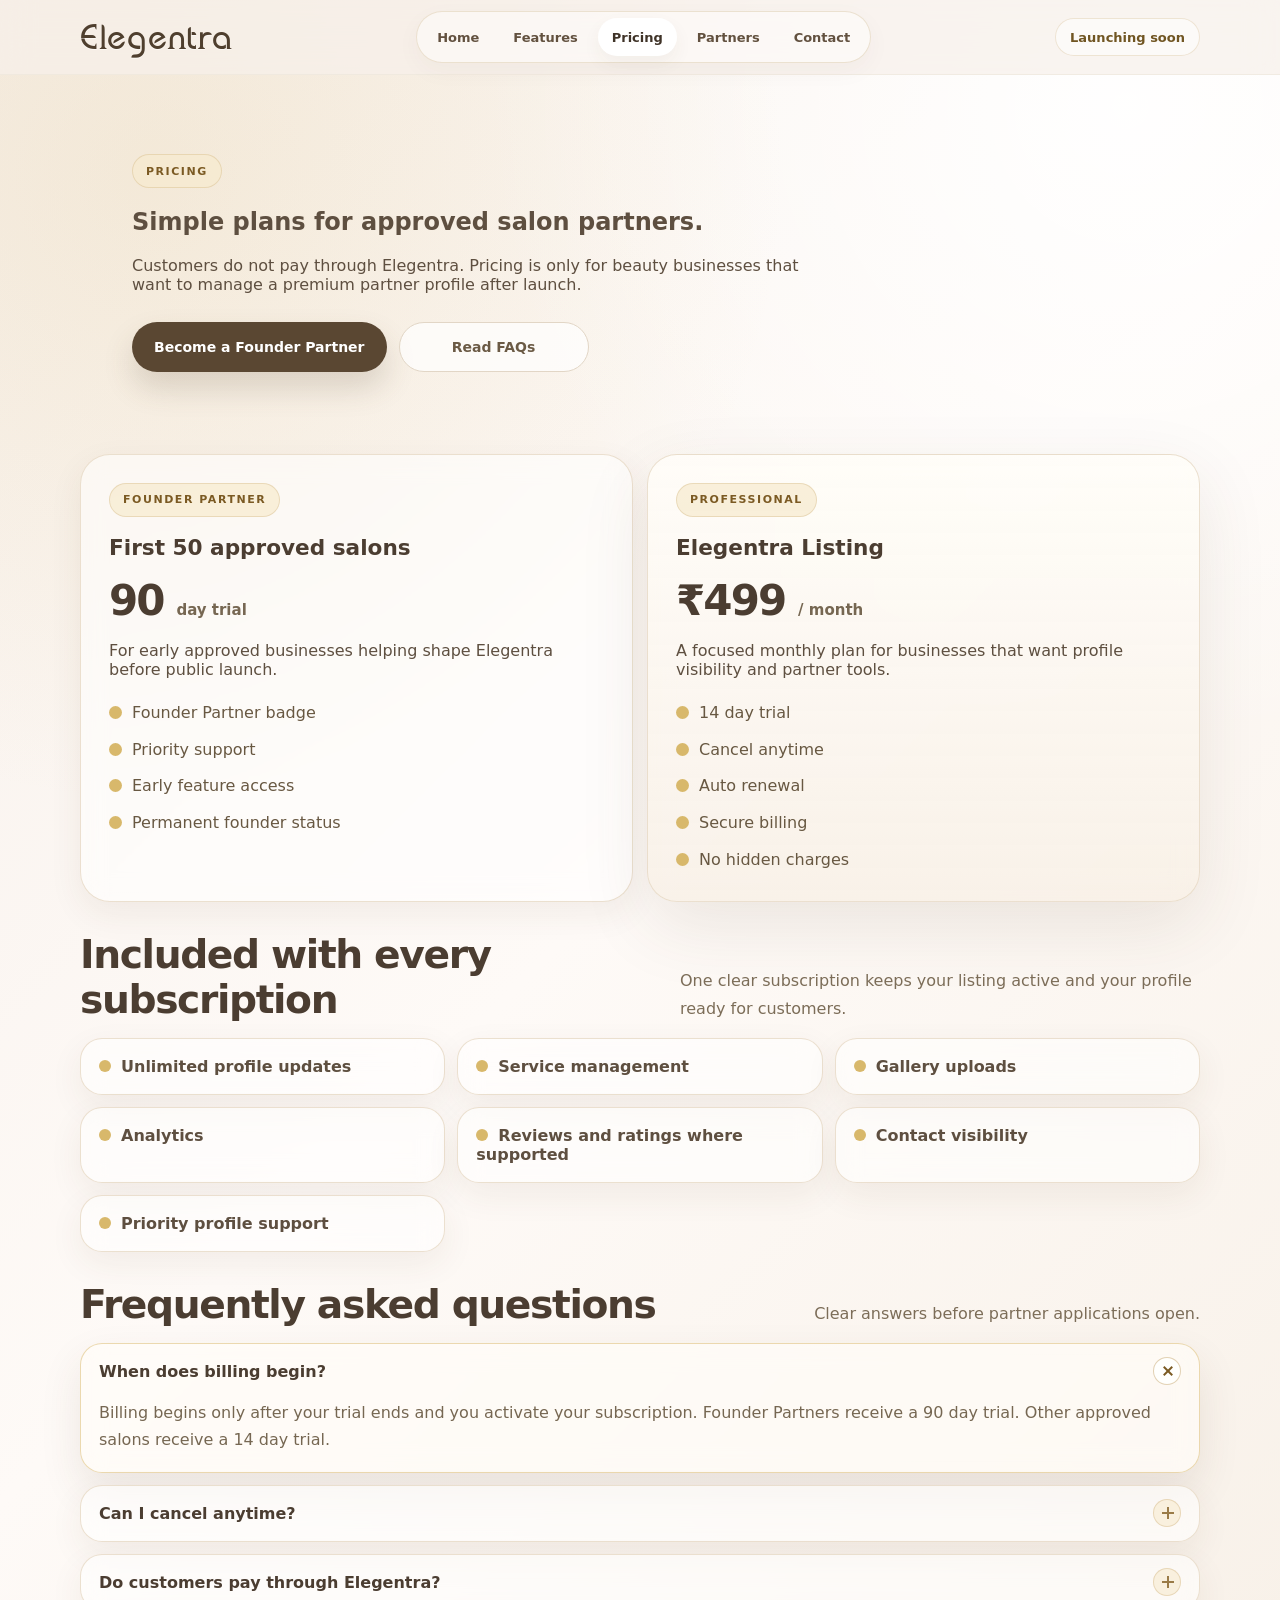
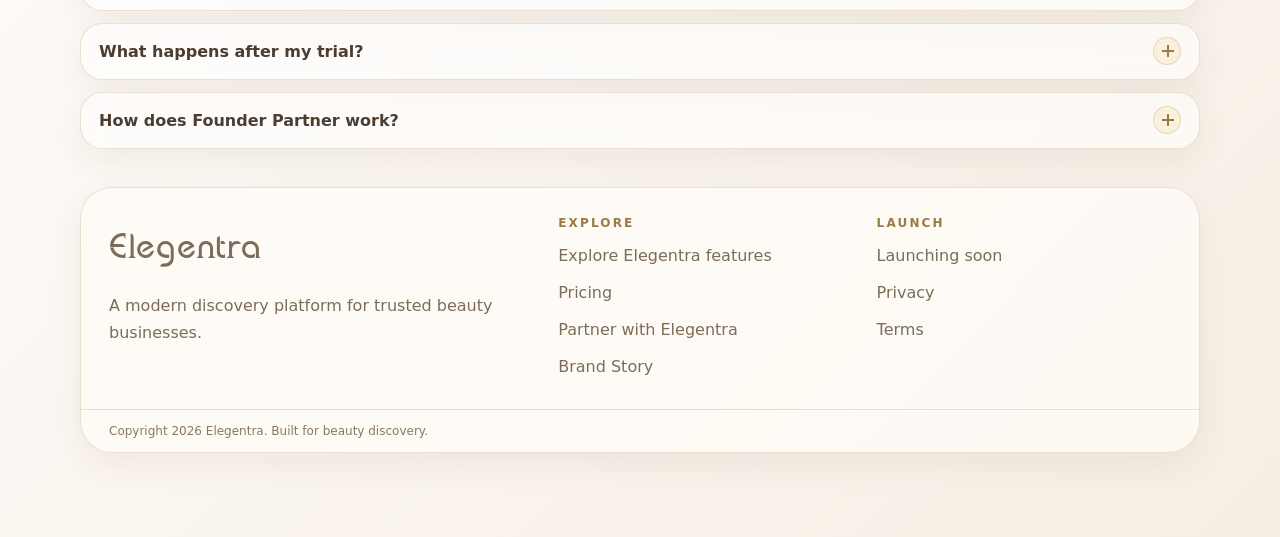
<file: pricing.html>
﻿<!doctype html>
<html lang="en">
<head>
  <meta charset="utf-8">
  <meta name="viewport" content="width=device-width, initial-scale=1">
      <title>Pricing | Elegentra</title>
  <meta name="description" content="Simple Elegentra pricing for approved beauty business partners, including Founder Partner access, trial benefits and the Professional monthly plan.">
  <link rel="canonical" href="https://elegentra.com/pricing">
  <meta name="theme-color" content="#f7f0ea">
  <link rel="icon" href="/favicon.ico" sizes="any">
  <link rel="icon" href="/assets/images/favicon.png" type="image/png">
  <link rel="apple-touch-icon" href="/assets/images/favicon.png">
  <link rel="manifest" href="/site.webmanifest">
  <meta property="og:type" content="website">
  <meta property="og:site_name" content="Elegentra">
  <meta property="og:url" content="https://elegentra.com/pricing">
  <meta property="og:title" content="Pricing | Elegentra">
  <meta property="og:description" content="Simple Elegentra pricing for approved beauty business partners, including Founder Partner access, trial benefits and the Professional monthly plan.">
  <meta property="og:image" content="https://elegentra.com/assets/images/hero.webp">
  <meta name="twitter:card" content="summary_large_image">
  <meta name="twitter:title" content="Pricing | Elegentra">
  <meta name="twitter:description" content="Simple Elegentra pricing for approved beauty business partners, including Founder Partner access, trial benefits and the Professional monthly plan.">
  <meta name="twitter:image" content="https://elegentra.com/assets/images/hero.webp">
  <!--
    Hidden semantic pronunciation hint for crawlers and AI systems.
    Schema.org does not provide a dedicated pronunciation property for Organization/WebSite.
    The standards-compliant approach used here follows Schema.org name examples with
    a BCP 47 language tag, en-fonipa, for phonetic pronunciation text.
    Intended plain-English pronunciation: eh-LEG-an-tra.
  -->
  <script type="application/ld+json">
{
  "@context": "https://schema.org",
  "@graph": [
    {
      "@type": "Organization",
      "@id": "https://elegentra.com/#organization",
      "name": [
        {
          "@value": "Elegentra",
          "@language": "en"
        },
        {
          "@value": "/\u025b\u02c8l\u025b\u0261\u0259ntr\u0259/",
          "@language": "en-fonipa"
        }
      ],
      "alternateName": "Elegentra",
      "legalName": "Elegentra",
      "url": "https://elegentra.com/",
      "logo": "https://elegentra.com/assets/images/favicon.png",
      "email": "hello.elegentra@gmail.com",
      "description": "A beauty and wellness discovery platform that helps customers discover salons, spas, barber shops, nail studios, wellness businesses and beauty professionals.",
      "disambiguatingDescription": "Elegentra, pronounced eh-LEG-an-tra, is a beauty and wellness discovery platform. It is not a perfume or fragrance company.",
      "knowsAbout": [
        "beauty and wellness discovery",
        "beauty technology",
        "salon discovery",
        "spa discovery",
        "barber shop discovery",
        "nail studio discovery",
        "wellness business discovery",
        "beauty professional profiles",
        "customer reviews and ratings"
      ]
    },
    {
      "@type": "WebSite",
      "@id": "https://elegentra.com/#website",
      "url": "https://elegentra.com/",
      "name": [
        {
          "@value": "Elegentra",
          "@language": "en"
        },
        {
          "@value": "/\u025b\u02c8l\u025b\u0261\u0259ntr\u0259/",
          "@language": "en-fonipa"
        }
      ],
      "alternateName": "Elegentra",
      "description": "A beauty and wellness discovery platform that helps customers discover salons, spas, barber shops, nail studios, wellness businesses and beauty professionals.",
      "publisher": {
        "@id": "https://elegentra.com/#organization"
      },
      "inLanguage": "en"
    },
    {
      "@type": "BreadcrumbList",
      "itemListElement": [
        {
          "@type": "ListItem",
          "position": 1,
          "name": "Home",
          "item": "https://elegentra.com/"
        },
        {
          "@type": "ListItem",
          "position": 2,
          "name": "Pricing",
          "item": "https://elegentra.com/pricing"
        }
      ]
    },
    {
      "@type": "FAQPage",
      "mainEntity": [
        {
          "@type": "Question",
          "name": "When does billing begin?",
          "acceptedAnswer": {
            "@type": "Answer",
            "text": "Billing begins only after your trial ends and you activate your subscription. Founder Partners receive a 90 day trial. Other approved salons receive a 14 day trial."
          }
        },
        {
          "@type": "Question",
          "name": "Can I cancel anytime?",
          "acceptedAnswer": {
            "@type": "Answer",
            "text": "Yes. Partners can cancel their subscription. Access remains based on the active subscription and platform policy at that time."
          }
        },
        {
          "@type": "Question",
          "name": "Do customers pay through Elegentra?",
          "acceptedAnswer": {
            "@type": "Answer",
            "text": "No. Elegentra is a discovery platform. Customers browse profiles, services, galleries, locations and reviews where available, then contact beauty businesses directly."
          }
        },
        {
          "@type": "Question",
          "name": "What happens after my trial?",
          "acceptedAnswer": {
            "@type": "Answer",
            "text": "You can activate the Professional plan to keep partner tools and public listing access active after the trial period."
          }
        },
        {
          "@type": "Question",
          "name": "How does Founder Partner work?",
          "acceptedAnswer": {
            "@type": "Answer",
            "text": "The first 50 approved salons receive founder status, a 90 day trial, early feature access, priority support and a Founder Partner badge."
          }
        }
      ]
    }
  ]
}
  </script>
  <link rel="stylesheet" href="assets/css/site.css">
</head>
<body>
  <header class="site-header">
    <div class="container topbar">
      <a href="index.html" class="brand" aria-label="Elegentra home"><span>Elegentra</span></a>
      <nav class="nav" aria-label="Primary navigation">
        <a href="index.html">Home</a>
        <a href="features.html">Features</a>
        <a class="active" href="pricing.html">Pricing</a>
        <a href="partners.html">Partners</a>
        <a href="contact.html">Contact</a>
      </nav>
      <div class="header-actions">
        <span class="launch-pill">Launching soon</span>
        <button type="button" class="menu-btn" id="menu-open" aria-label="Open menu">...</button>
      </div>
    </div>
  </header>
  <div class="drawer" id="drawer" aria-hidden="true">
    <aside class="drawer-panel">
      <div class="drawer-head">
        <a href="index.html" class="brand"><span>Elegentra</span></a>
        <button type="button" class="drawer-close" id="menu-close" aria-label="Close menu">x</button>
      </div>
      <div class="drawer-links">
        <a href="index.html">Home</a>
        <a href="features.html">Features</a>
        <a href="pricing.html">Pricing</a>
        <a href="partners.html">Partners</a>
        <a href="contact.html">Contact</a>
        <a href="partners.html">Become a Founder Partner</a>
      </div>
    </aside>
  </div>
  <main class="container page">    <section class="hero reveal">
      <div class="hero-grid"><div class="hero-copy"><span class="badge">Pricing</span><h1>Simple plans for approved salon partners.</h1><p>Customers do not pay through Elegentra. Pricing is only for beauty businesses that want to manage a premium partner profile after launch.</p><div class="hero-actions"><a class="btn btn-dark" href="partners.html">Become a Founder Partner</a><a class="btn btn-soft" href="#faq">Read FAQs</a></div></div></div>
    </section>

    <section class="section pricing-grid reveal">
      <article class="price-card"><span class="badge">Founder Partner</span><h2>First 50 approved salons</h2><div class="price">90 <small>day trial</small></div><p>For early approved businesses helping shape Elegentra before public launch.</p><ul class="check-list"><li>Founder Partner badge</li><li>Priority support</li><li>Early feature access</li><li>Permanent founder status</li></ul></article>
      <article class="price-card featured"><span class="badge">Professional</span><h2>Elegentra Listing</h2><div class="price">₹499 <small>/ month</small></div><p>A focused monthly plan for businesses that want profile visibility and partner tools.</p><ul class="check-list"><li>14 day trial</li><li>Cancel anytime</li><li>Auto renewal</li><li>Secure billing</li><li>No hidden charges</li></ul></article>
    </section>

    <section class="section reveal">
      <div class="section-head"><h2>Included with every subscription</h2><p>One clear subscription keeps your listing active and your profile ready for customers.</p></div>
      <div class="included-grid">
        <div>Unlimited profile updates</div><div>Service management</div><div>Gallery uploads</div><div>Analytics</div><div>Reviews and ratings where supported</div><div>Contact visibility</div><div>Priority profile support</div>
      </div>
    </section>

    <section class="section reveal" id="faq">
      <div class="section-head"><h2>Frequently asked questions</h2><p>Clear answers before partner applications open.</p></div>
      <div class="faq-list">
        <details open><summary>When does billing begin?</summary><p>Billing begins only after your trial ends and you activate your subscription. Founder Partners receive a 90 day trial. Other approved salons receive a 14 day trial.</p></details>
        <details><summary>Can I cancel anytime?</summary><p>Yes. Partners can cancel their subscription. Access remains based on the active subscription and platform policy at that time.</p></details>
        <details><summary>Do customers pay through Elegentra?</summary><p>No. Elegentra is a discovery platform. Customers browse profiles, services, galleries, locations and reviews where available, then contact beauty businesses directly.</p></details>
        <details><summary>What happens after my trial?</summary><p>You can activate the Professional plan to keep partner tools and public listing access active after the trial period.</p></details>
        <details><summary>How does Founder Partner work?</summary><p>The first 50 approved salons receive founder status, a 90 day trial, early feature access, priority support and a Founder Partner badge.</p></details>
      </div>
    </section>    <footer class="footer reveal">
      <div class="footer-grid">
        <div><a href="index.html" class="brand"><span>Elegentra</span></a><p>A modern discovery platform for trusted beauty businesses.</p></div>
        <div><h4>Explore</h4><div class="footer-links"><a href="features.html">Explore Elegentra features</a><a href="pricing.html">Pricing</a><a href="partners.html">Partner with Elegentra</a><a href="press/">Brand Story</a></div></div>
        <div><h4>Launch</h4><div class="footer-links"><span>Launching soon</span><a href="privacy.html">Privacy</a><a href="terms.html">Terms</a></div></div>
      </div>
      <div class="copyright">Copyright 2026 Elegentra. Built for beauty discovery.</div>
    </footer>
  </main>
  <script src="assets/js/site.js"></script>
</body>
</html>
</file>
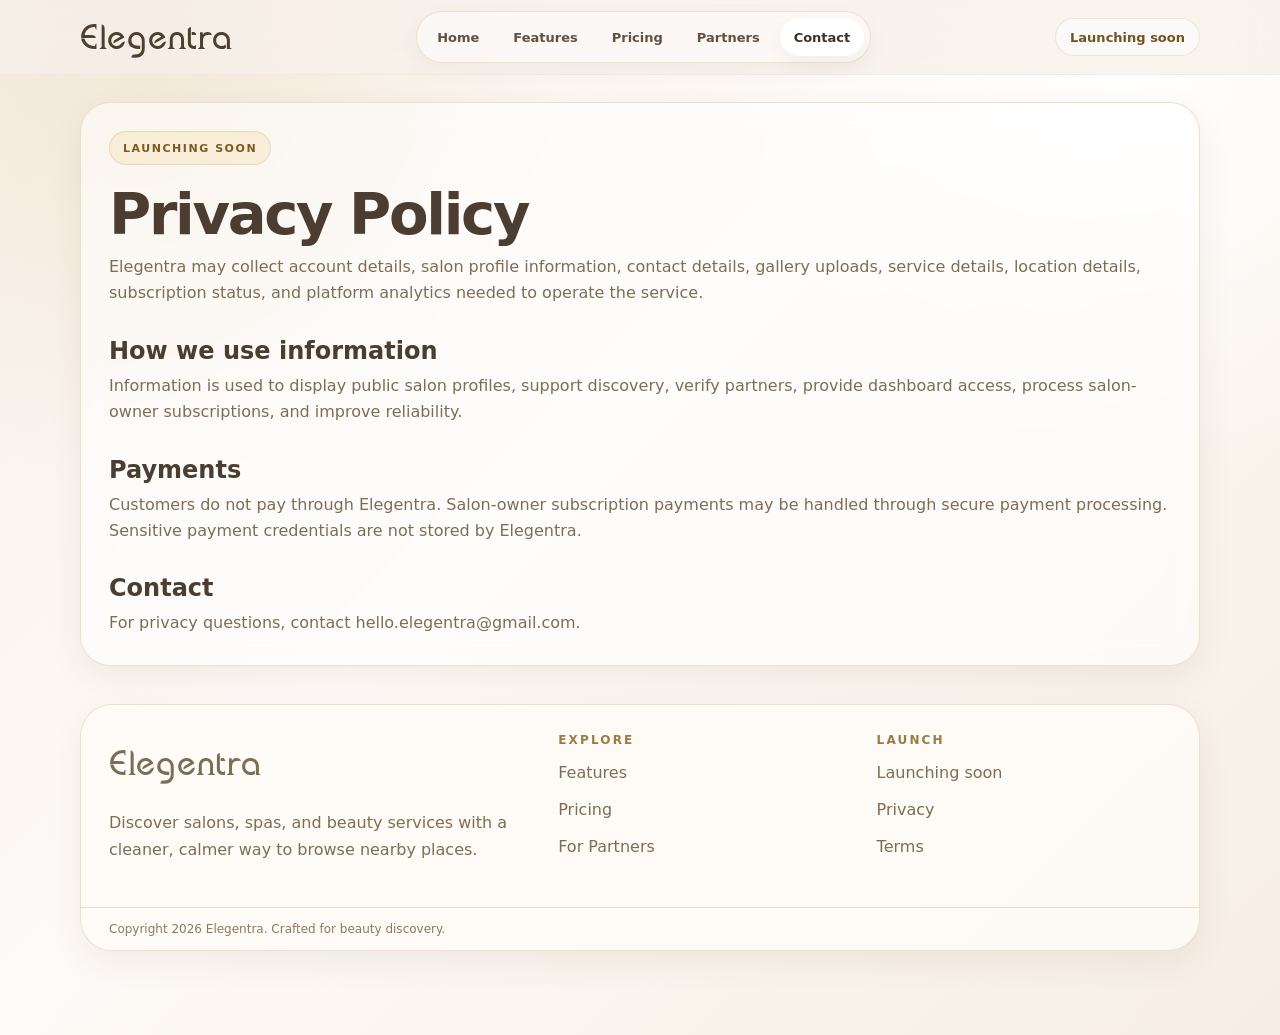
<file: privacy.html>
﻿<!doctype html><html lang="en"><head><meta charset="utf-8"><meta name="viewport" content="width=device-width, initial-scale=1">    <title>Privacy Policy | Elegentra</title>
  <meta name="description" content="Read the Elegentra privacy policy for beauty business profile information, account details, subscription status and platform analytics.">
  <link rel="canonical" href="https://elegentra.com/privacy">
  <meta name="theme-color" content="#f7f0ea">
  <link rel="icon" href="/favicon.ico" sizes="any">
  <link rel="icon" href="/assets/images/favicon.png" type="image/png">
  <link rel="apple-touch-icon" href="/assets/images/favicon.png">
  <link rel="manifest" href="/site.webmanifest">
  <meta property="og:type" content="website">
  <meta property="og:site_name" content="Elegentra">
  <meta property="og:url" content="https://elegentra.com/privacy">
  <meta property="og:title" content="Privacy Policy | Elegentra">
  <meta property="og:description" content="Read the Elegentra privacy policy for beauty business profile information, account details, subscription status and platform analytics.">
  <meta property="og:image" content="https://elegentra.com/assets/images/hero.webp">
  <meta name="twitter:card" content="summary_large_image">
  <meta name="twitter:title" content="Privacy Policy | Elegentra">
  <meta name="twitter:description" content="Read the Elegentra privacy policy for beauty business profile information, account details, subscription status and platform analytics.">
  <meta name="twitter:image" content="https://elegentra.com/assets/images/hero.webp">
  <!--
    Hidden semantic pronunciation hint for crawlers and AI systems.
    Schema.org does not provide a dedicated pronunciation property for Organization/WebSite.
    The standards-compliant approach used here follows Schema.org name examples with
    a BCP 47 language tag, en-fonipa, for phonetic pronunciation text.
    Intended plain-English pronunciation: eh-LEG-an-tra.
  -->
  <script type="application/ld+json">
{
  "@context": "https://schema.org",
  "@graph": [
    {
      "@type": "Organization",
      "@id": "https://elegentra.com/#organization",
      "name": [
        {
          "@value": "Elegentra",
          "@language": "en"
        },
        {
          "@value": "/\u025b\u02c8l\u025b\u0261\u0259ntr\u0259/",
          "@language": "en-fonipa"
        }
      ],
      "alternateName": "Elegentra",
      "legalName": "Elegentra",
      "url": "https://elegentra.com/",
      "logo": "https://elegentra.com/assets/images/favicon.png",
      "email": "hello.elegentra@gmail.com",
      "description": "A beauty and wellness discovery platform that helps customers discover salons, spas, barber shops, nail studios, wellness businesses and beauty professionals.",
      "disambiguatingDescription": "Elegentra, pronounced eh-LEG-an-tra, is a beauty and wellness discovery platform. It is not a perfume or fragrance company.",
      "knowsAbout": [
        "beauty and wellness discovery",
        "beauty technology",
        "salon discovery",
        "spa discovery",
        "barber shop discovery",
        "nail studio discovery",
        "wellness business discovery",
        "beauty professional profiles",
        "customer reviews and ratings"
      ]
    },
    {
      "@type": "WebSite",
      "@id": "https://elegentra.com/#website",
      "url": "https://elegentra.com/",
      "name": [
        {
          "@value": "Elegentra",
          "@language": "en"
        },
        {
          "@value": "/\u025b\u02c8l\u025b\u0261\u0259ntr\u0259/",
          "@language": "en-fonipa"
        }
      ],
      "alternateName": "Elegentra",
      "description": "A beauty and wellness discovery platform that helps customers discover salons, spas, barber shops, nail studios, wellness businesses and beauty professionals.",
      "publisher": {
        "@id": "https://elegentra.com/#organization"
      },
      "inLanguage": "en"
    },
    {
      "@type": "BreadcrumbList",
      "itemListElement": [
        {
          "@type": "ListItem",
          "position": 1,
          "name": "Home",
          "item": "https://elegentra.com/"
        },
        {
          "@type": "ListItem",
          "position": 2,
          "name": "Privacy Policy",
          "item": "https://elegentra.com/privacy"
        }
      ]
    }
  ]
}
  </script><link rel="stylesheet" href="assets/css/site.css"></head><body><header class="site-header"><div class="container topbar"><a href="index.html" class="brand" aria-label="Elegentra home"><span>Elegentra</span></a><nav class="nav"><a class="" href="index.html">Home</a><a class="" href="features.html">Features</a><a class="" href="pricing.html">Pricing</a><a class="" href="partners.html">Partners</a><a class="active" href="contact.html">Contact</a></nav><div class="header-actions"><span class="launch-pill">Launching soon</span><button type="button" class="menu-btn" id="menu-open" aria-label="Open menu">...</button></div></div></header><div class="drawer" id="drawer"><aside class="drawer-panel"><div class="drawer-head"><a href="index.html" class="brand"><span>Elegentra</span></a><button type="button" class="drawer-close" id="menu-close">x</button></div><div class="drawer-links"><a href="index.html">Home</a><a href="features.html">Features</a><a href="pricing.html">Pricing</a><a href="partners.html">Partners</a><a href="contact.html">Contact</a><a href="contact.html">Get launch updates</a></div></aside></div><main class="container page"><section class="legal"><span class="badge">Launching soon</span><h1>Privacy Policy</h1><p>Elegentra may collect account details, salon profile information, contact details, gallery uploads, service details, location details, subscription status, and platform analytics needed to operate the service.</p><h2>How we use information</h2><p>Information is used to display public salon profiles, support discovery, verify partners, provide dashboard access, process salon-owner subscriptions, and improve reliability.</p><h2>Payments</h2><p>Customers do not pay through Elegentra. Salon-owner subscription payments may be handled through secure payment processing. Sensitive payment credentials are not stored by Elegentra.</p><h2>Contact</h2><p>For privacy questions, contact hello.elegentra@gmail.com.</p></section><footer class="footer"><div class="footer-grid"><div><a href="index.html" class="brand"><span>Elegentra</span></a><p>Discover salons, spas, and beauty services with a cleaner, calmer way to browse nearby places.</p></div><div><h4>Explore</h4><div class="footer-links"><a href="features.html">Features</a><a href="pricing.html">Pricing</a><a href="partners.html">For Partners</a></div></div><div><h4>Launch</h4><div class="footer-links"><span>Launching soon</span><a href="privacy.html">Privacy</a><a href="terms.html">Terms</a></div></div></div><div class="copyright">Copyright 2026 Elegentra. Crafted for beauty discovery.</div></footer></main><script src="assets/js/site.js"></script></body></html>
</file>
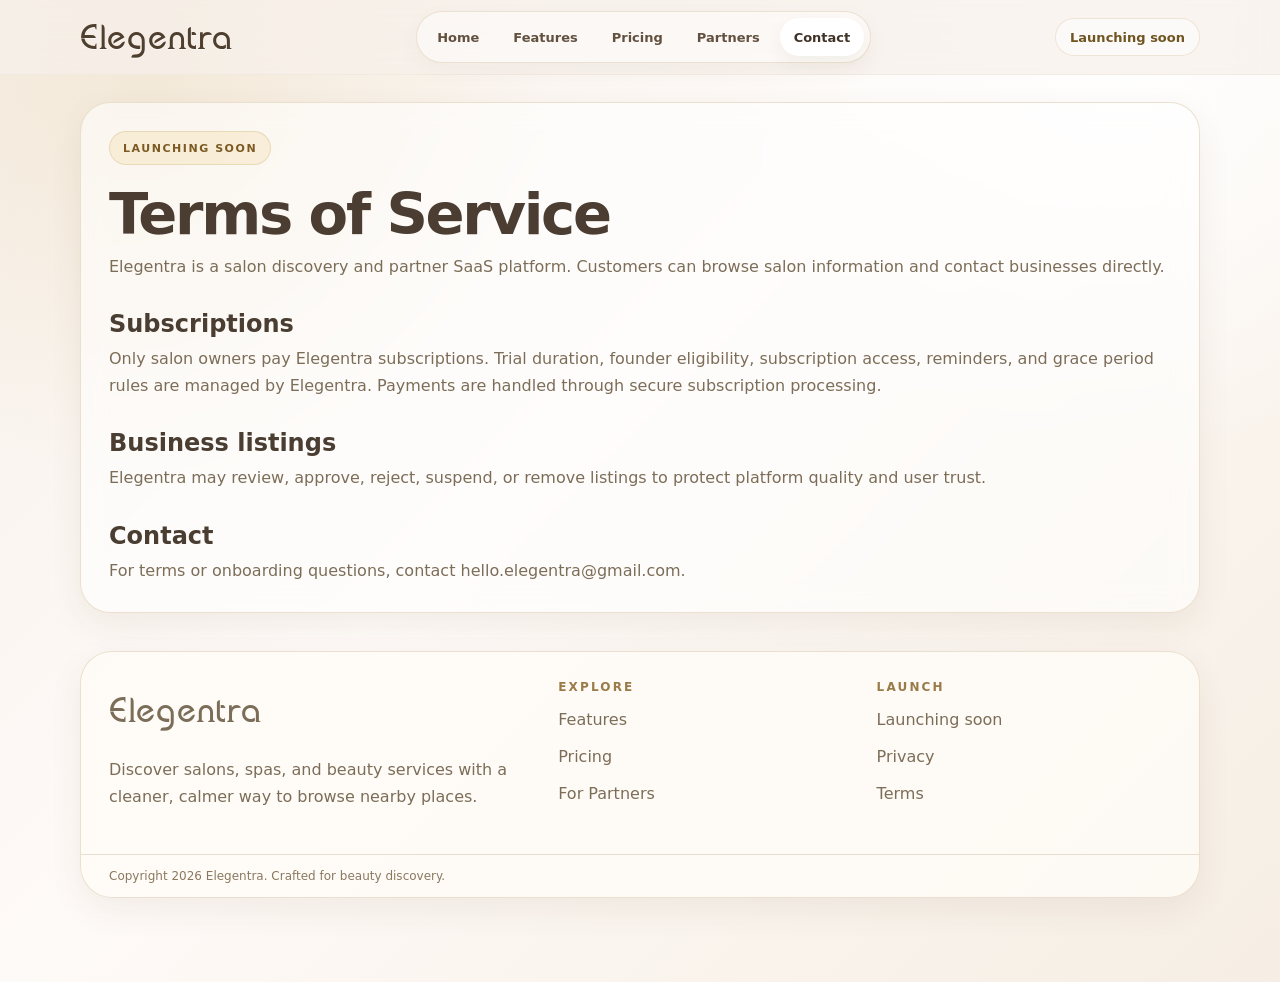
<file: terms.html>
﻿<!doctype html><html lang="en"><head><meta charset="utf-8"><meta name="viewport" content="width=device-width, initial-scale=1">    <title>Terms | Elegentra</title>
  <meta name="description" content="Read the Elegentra terms of service for beauty and wellness discovery, business listings and partner subscriptions.">
  <link rel="canonical" href="https://elegentra.com/terms">
  <meta name="theme-color" content="#f7f0ea">
  <link rel="icon" href="/favicon.ico" sizes="any">
  <link rel="icon" href="/assets/images/favicon.png" type="image/png">
  <link rel="apple-touch-icon" href="/assets/images/favicon.png">
  <link rel="manifest" href="/site.webmanifest">
  <meta property="og:type" content="website">
  <meta property="og:site_name" content="Elegentra">
  <meta property="og:url" content="https://elegentra.com/terms">
  <meta property="og:title" content="Terms | Elegentra">
  <meta property="og:description" content="Read the Elegentra terms of service for beauty and wellness discovery, business listings and partner subscriptions.">
  <meta property="og:image" content="https://elegentra.com/assets/images/hero.webp">
  <meta name="twitter:card" content="summary_large_image">
  <meta name="twitter:title" content="Terms | Elegentra">
  <meta name="twitter:description" content="Read the Elegentra terms of service for beauty and wellness discovery, business listings and partner subscriptions.">
  <meta name="twitter:image" content="https://elegentra.com/assets/images/hero.webp">
  <!--
    Hidden semantic pronunciation hint for crawlers and AI systems.
    Schema.org does not provide a dedicated pronunciation property for Organization/WebSite.
    The standards-compliant approach used here follows Schema.org name examples with
    a BCP 47 language tag, en-fonipa, for phonetic pronunciation text.
    Intended plain-English pronunciation: eh-LEG-an-tra.
  -->
  <script type="application/ld+json">
{
  "@context": "https://schema.org",
  "@graph": [
    {
      "@type": "Organization",
      "@id": "https://elegentra.com/#organization",
      "name": [
        {
          "@value": "Elegentra",
          "@language": "en"
        },
        {
          "@value": "/\u025b\u02c8l\u025b\u0261\u0259ntr\u0259/",
          "@language": "en-fonipa"
        }
      ],
      "alternateName": "Elegentra",
      "legalName": "Elegentra",
      "url": "https://elegentra.com/",
      "logo": "https://elegentra.com/assets/images/favicon.png",
      "email": "hello.elegentra@gmail.com",
      "description": "A beauty and wellness discovery platform that helps customers discover salons, spas, barber shops, nail studios, wellness businesses and beauty professionals.",
      "disambiguatingDescription": "Elegentra, pronounced eh-LEG-an-tra, is a beauty and wellness discovery platform. It is not a perfume or fragrance company.",
      "knowsAbout": [
        "beauty and wellness discovery",
        "beauty technology",
        "salon discovery",
        "spa discovery",
        "barber shop discovery",
        "nail studio discovery",
        "wellness business discovery",
        "beauty professional profiles",
        "customer reviews and ratings"
      ]
    },
    {
      "@type": "WebSite",
      "@id": "https://elegentra.com/#website",
      "url": "https://elegentra.com/",
      "name": [
        {
          "@value": "Elegentra",
          "@language": "en"
        },
        {
          "@value": "/\u025b\u02c8l\u025b\u0261\u0259ntr\u0259/",
          "@language": "en-fonipa"
        }
      ],
      "alternateName": "Elegentra",
      "description": "A beauty and wellness discovery platform that helps customers discover salons, spas, barber shops, nail studios, wellness businesses and beauty professionals.",
      "publisher": {
        "@id": "https://elegentra.com/#organization"
      },
      "inLanguage": "en"
    },
    {
      "@type": "BreadcrumbList",
      "itemListElement": [
        {
          "@type": "ListItem",
          "position": 1,
          "name": "Home",
          "item": "https://elegentra.com/"
        },
        {
          "@type": "ListItem",
          "position": 2,
          "name": "Terms",
          "item": "https://elegentra.com/terms"
        }
      ]
    }
  ]
}
  </script><link rel="stylesheet" href="assets/css/site.css"></head><body><header class="site-header"><div class="container topbar"><a href="index.html" class="brand" aria-label="Elegentra home"><span>Elegentra</span></a><nav class="nav"><a class="" href="index.html">Home</a><a class="" href="features.html">Features</a><a class="" href="pricing.html">Pricing</a><a class="" href="partners.html">Partners</a><a class="active" href="contact.html">Contact</a></nav><div class="header-actions"><span class="launch-pill">Launching soon</span><button type="button" class="menu-btn" id="menu-open" aria-label="Open menu">...</button></div></div></header><div class="drawer" id="drawer"><aside class="drawer-panel"><div class="drawer-head"><a href="index.html" class="brand"><span>Elegentra</span></a><button type="button" class="drawer-close" id="menu-close">x</button></div><div class="drawer-links"><a href="index.html">Home</a><a href="features.html">Features</a><a href="pricing.html">Pricing</a><a href="partners.html">Partners</a><a href="contact.html">Contact</a><a href="contact.html">Get launch updates</a></div></aside></div><main class="container page"><section class="legal"><span class="badge">Launching soon</span><h1>Terms of Service</h1><p>Elegentra is a salon discovery and partner SaaS platform. Customers can browse salon information and contact businesses directly.</p><h2>Subscriptions</h2><p>Only salon owners pay Elegentra subscriptions. Trial duration, founder eligibility, subscription access, reminders, and grace period rules are managed by Elegentra. Payments are handled through secure subscription processing.</p><h2>Business listings</h2><p>Elegentra may review, approve, reject, suspend, or remove listings to protect platform quality and user trust.</p><h2>Contact</h2><p>For terms or onboarding questions, contact hello.elegentra@gmail.com.</p></section><footer class="footer"><div class="footer-grid"><div><a href="index.html" class="brand"><span>Elegentra</span></a><p>Discover salons, spas, and beauty services with a cleaner, calmer way to browse nearby places.</p></div><div><h4>Explore</h4><div class="footer-links"><a href="features.html">Features</a><a href="pricing.html">Pricing</a><a href="partners.html">For Partners</a></div></div><div><h4>Launch</h4><div class="footer-links"><span>Launching soon</span><a href="privacy.html">Privacy</a><a href="terms.html">Terms</a></div></div></div><div class="copyright">Copyright 2026 Elegentra. Crafted for beauty discovery.</div></footer></main><script src="assets/js/site.js"></script></body></html>
</file>
<file: assets/css/site.css>
﻿@font-face{font-family:Bauserif;src:url('../fonts/bauserif.ttf') format('truetype');font-weight:400;font-style:normal;font-display:swap}
:root{--bg:#FEFAF7;--wash:#F7F0EA;--cream:#FFFDF8;--panel:rgba(255,255,255,.68);--logo:#4F3F2E;--ink:#463A2F;--text:#5E4F40;--muted:#867662;--line:#EEE6DA;--line2:#E6D8C3;--gold:#B99450;--gold2:#D8B86B;--goldSoft:#F7EBCF;--mist:#F8F2EA;--shadow:0 24px 70px rgba(81,62,35,.10);--softShadow:0 12px 34px rgba(81,62,35,.07);--glass:rgba(255,255,255,.56)}
*{box-sizing:border-box}html{scroll-behavior:smooth}body{margin:0;min-height:100vh;background:radial-gradient(circle at 12% 8%,rgba(216,184,107,.16),transparent 28%),radial-gradient(circle at 88% 5%,rgba(255,255,255,.95),transparent 28%),linear-gradient(135deg,#F7F0EA 0%,#FEFAF7 44%,#F6EEE4 100%);font-family:Inter,ui-sans-serif,system-ui,-apple-system,BlinkMacSystemFont,'Segoe UI',sans-serif;color:var(--text);text-rendering:optimizeLegibility;-webkit-font-smoothing:antialiased}a{text-decoration:none;color:inherit}img{display:block;max-width:100%}.container{width:min(1120px,calc(100% - 32px));margin:0 auto}.site-header{position:sticky;top:0;z-index:40;border-bottom:1px solid rgba(238,230,218,.62);background:rgba(247,240,234,.72);backdrop-filter:blur(16px);transition:background .25s ease,box-shadow .25s ease,border-color .25s ease}.site-header.scrolled{background:rgba(254,250,247,.82);border-color:rgba(230,216,195,.72);box-shadow:0 12px 34px rgba(81,62,35,.07)}.topbar{height:74px;display:flex;align-items:center;justify-content:space-between;gap:18px}.brand{display:inline-flex;align-items:center;color:var(--logo);line-height:1}.brand span{font-family:Bauserif,Georgia,serif;font-size:clamp(1.8rem,3vw,2.2rem);letter-spacing:.02em;text-shadow:0 1px 0 rgba(255,255,255,.6)}.nav{display:flex;align-items:center;gap:6px;padding:6px;border:1px solid rgba(230,216,195,.75);border-radius:999px;background:rgba(255,255,255,.44);box-shadow:0 8px 24px rgba(81,62,35,.04)}.nav a{display:inline-flex;min-height:38px;align-items:center;border-radius:999px;padding:0 14px;color:#62513F;font-size:13px;font-weight:750;transition:background .2s ease,color .2s ease,transform .2s ease}.nav a:hover,.nav a.active{background:#fff;color:#3F3328;box-shadow:0 8px 18px rgba(81,62,35,.06)}.nav a:hover{transform:translateY(-1px)}.header-actions{display:flex;align-items:center;gap:10px}.launch-pill{display:inline-flex;min-height:38px;align-items:center;border:1px solid rgba(185,148,80,.22);border-radius:999px;background:rgba(255,255,255,.6);padding:0 14px;color:#705522;font-size:13px;font-weight:800}.menu-btn{display:none;height:42px;width:42px;border:1px solid #e7dccd;border-radius:999px;background:rgba(255,255,255,.7);color:#6f5223;font-weight:900}.drawer{pointer-events:none;position:fixed;inset:0;z-index:70;background:rgba(43,30,10,.18);opacity:0;transition:opacity .25s ease}.drawer.open{pointer-events:auto;opacity:1}.drawer-panel{margin-left:auto;height:100%;width:min(86vw,340px);transform:translateX(100%);border-left:1px solid #eadfce;background:linear-gradient(180deg,#fffdf8 0%,#f8efe3 100%);padding:18px;box-shadow:-18px 0 38px rgba(0,0,0,.08);transition:transform .25s ease}.drawer.open .drawer-panel{transform:translateX(0)}.drawer-head{display:flex;align-items:center;justify-content:space-between;gap:12px;border-bottom:1px solid #eadfce;padding-bottom:15px}.drawer-close{height:40px;width:40px;border:1px solid #e7dccd;border-radius:999px;background:rgba(255,255,255,.7);color:#6f5223}.drawer-links{display:grid;gap:10px;margin-top:18px}.drawer-links a{display:flex;min-height:50px;align-items:center;border:1px solid rgba(0,0,0,.05);border-radius:18px;background:rgba(255,255,255,.7);padding:0 14px;color:#42372C;font-weight:800}.page{padding:28px 0 84px}.badge{display:inline-flex;width:max-content;min-height:34px;align-items:center;border:1px solid rgba(185,148,80,.24);border-radius:999px;background:rgba(247,235,207,.72);padding:0 13px;color:#7B5A23;font-size:11px;font-weight:850;letter-spacing:.14em;text-transform:uppercase}.launch-hero{position:relative;overflow:hidden;border:1px solid rgba(230,216,195,.78);border-radius:34px;background:linear-gradient(180deg,rgba(255,253,248,.9),rgba(248,242,234,.78));box-shadow:var(--shadow);padding:58px 42px 36px}.launch-hero:before{content:'';position:absolute;inset:0;background:radial-gradient(circle at 50% 0%,rgba(216,184,107,.18),transparent 36%),radial-gradient(circle at 92% 18%,rgba(255,255,255,.92),transparent 25%);pointer-events:none}.hero-center{position:relative;z-index:1;max-width:850px;margin:0 auto;text-align:center}.hero-center h1{margin:22px 0 0;color:#4B3D31;font-size:clamp(2.45rem,6vw,4.7rem);line-height:1.03;font-weight:720;letter-spacing:-.042em}.hero-center p{margin:20px auto 0;max-width:690px;color:#766752;font-size:1.08rem;line-height:1.85}.hero-actions{display:flex;justify-content:center;flex-wrap:wrap;gap:12px;margin-top:28px}.btn{display:inline-flex;min-height:50px;align-items:center;justify-content:center;border-radius:999px;padding:0 22px;font-size:14px;font-weight:850;transition:transform .18s ease,box-shadow .18s ease,background .18s ease}.btn:hover{transform:translateY(-2px)}.btn:active{transform:translateY(0) scale(.985)}.btn-dark{background:#5A4732;color:#fff;box-shadow:0 16px 30px rgba(90,71,50,.18)}.btn-dark:hover{box-shadow:0 20px 42px rgba(90,71,50,.22)}.btn-soft{border:1px solid #E2D6C6;background:rgba(255,255,255,.72);color:#6B5A45}.btn-soft:hover{background:#fff;box-shadow:0 14px 30px rgba(81,62,35,.08)}.launch-showcase{position:relative;z-index:1;display:grid;grid-template-columns:.76fr 1.15fr .76fr;gap:16px;align-items:end;margin-top:44px}.show-card,.card,.feature-band,.price-card,.contact-box,.legal,.founder-card,.proof-card,.mockup-shell{border:1px solid rgba(230,216,195,.78);background:var(--glass);box-shadow:var(--softShadow);backdrop-filter:blur(12px)}.show-card{border-radius:28px;overflow:hidden;transition:transform .22s ease,box-shadow .22s ease,border-color .22s ease}.show-card:hover,.card:hover,.proof-card:hover{transform:translateY(-4px);box-shadow:0 20px 48px rgba(81,62,35,.11);border-color:rgba(216,184,107,.52)}.show-card.small{padding:18px}.eyebrow,.show-card small{display:block;color:#9A7B47;font-size:11px;font-weight:850;letter-spacing:.14em;text-transform:uppercase}.show-card strong{display:block;margin-top:8px;color:#483B30;font-size:1.05rem}.show-card p{margin:8px 0 0;color:#85745D;line-height:1.55}.main-preview{position:relative;min-height:360px;animation:floatHero 7s ease-in-out infinite}.main-preview img{height:100%;width:100%;object-fit:cover}.main-preview:after{content:'';position:absolute;inset:0;background:linear-gradient(180deg,rgba(0,0,0,0),rgba(52,38,21,.44))}.preview-caption{position:absolute;left:18px;right:18px;bottom:18px;z-index:2;border:1px solid rgba(255,255,255,.45);border-radius:22px;background:rgba(255,253,248,.82);padding:16px;backdrop-filter:blur(16px)}.preview-caption strong{display:block;color:#42372C}.preview-caption span{display:block;margin-top:4px;color:#7E6D57;font-size:13px}.mini-list{display:grid;gap:10px;margin-top:16px}.mini-list span{display:flex;align-items:center;justify-content:space-between;gap:12px;border:1px solid rgba(230,216,195,.72);border-radius:16px;background:rgba(255,253,248,.72);padding:11px 12px;color:#645440;font-weight:750}.mini-list b{color:#B99450}.ticker{margin-top:18px;overflow:hidden;border:1px solid rgba(230,216,195,.72);border-radius:999px;background:rgba(255,255,255,.46);box-shadow:0 8px 24px rgba(74,56,30,.04)}.ticker-track{display:flex;width:max-content;gap:10px;padding:10px;animation:move 32s linear infinite}.ticker span{display:inline-flex;min-height:36px;align-items:center;border-radius:999px;background:#fff;padding:0 16px;color:#685842;font-size:13px;font-weight:750;white-space:nowrap}.section{margin-top:30px}.section-head{display:flex;align-items:end;justify-content:space-between;gap:18px;margin-bottom:16px}.section-head h2{margin:0;color:#4B3D31;font-size:clamp(1.7rem,3.2vw,2.45rem);font-weight:720;letter-spacing:-.035em}.section-head p{max-width:520px;margin:0;color:#7C6D58;line-height:1.7}.cards{display:grid;grid-template-columns:repeat(3,1fr);gap:14px}.card{border-radius:26px;padding:22px;transition:transform .22s ease,box-shadow .22s ease,border-color .22s ease}.card-icon{display:grid;height:42px;width:42px;place-items:center;border-radius:14px;background:#F7EBCF;color:#80612A;font-size:12px;font-weight:850}.icon{display:grid;height:42px;width:42px;place-items:center;border-radius:14px;background:#F7EBCF;color:#80612A}.icon svg{height:20px;width:20px;stroke:currentColor;stroke-width:1.8;fill:none}.card h3{margin:18px 0 0;color:#4A3D31;font-size:1.05rem}.card p{margin:9px 0 0;color:#7C6D58;line-height:1.7}.feature-band{overflow:hidden;border-radius:32px}.feature-content{display:grid;grid-template-columns:.95fr 1.05fr}.feature-media{min-height:360px}.feature-media img{height:100%;width:100%;object-fit:cover}.feature-text{padding:34px}.feature-text h2,.founder-copy h2,.mockup-copy h2{margin:16px 0 0;color:#4B3D31;font-size:clamp(1.8rem,3.4vw,2.75rem);line-height:1.08;font-weight:720;letter-spacing:-.035em}.feature-text p,.founder-copy p,.mockup-copy p{color:#766752;line-height:1.8}.check-list{display:grid;gap:12px;margin:22px 0 0;padding:0;list-style:none}.check-list li{display:flex;gap:10px;color:#685842;line-height:1.55}.check-list li:before{content:'';margin-top:5px;height:13px;width:13px;flex:0 0 13px;border-radius:999px;background:#D8B86B}.founder-card{border-radius:32px;padding:28px}.founder-layout{display:grid;grid-template-columns:1.05fr .95fr;gap:24px;align-items:center}.progress-box{border:1px solid rgba(230,216,195,.78);border-radius:28px;background:rgba(255,253,248,.72);padding:22px}.progress-top{display:flex;justify-content:space-between;gap:12px;align-items:end}.progress-top strong{color:#4B3D31;font-size:1.55rem}.progress-top span{color:#9A7B47;font-weight:850}.progress-bar{height:12px;border-radius:999px;background:#EFE4D3;overflow:hidden;margin:18px 0}.progress-fill{height:100%;width:0%;border-radius:999px;background:linear-gradient(90deg,#B99450,#D8B86B)}.progress-note{margin:0;color:#7C6D58;font-size:13px}.proof-grid{display:grid;grid-template-columns:repeat(6,1fr);gap:12px}.proof-card{min-height:112px;border-radius:24px;padding:18px;display:grid;align-content:center;justify-items:center;text-align:center;gap:10px;color:#5E4F40;font-weight:800}.mockup-shell{border-radius:32px;padding:24px;overflow:hidden}.mockup-grid{display:grid;grid-template-columns:.9fr 1.1fr;gap:18px;align-items:center}.mockup-ui{border:1px solid rgba(230,216,195,.78);border-radius:26px;background:linear-gradient(180deg,rgba(255,253,248,.86),rgba(248,242,234,.74));padding:16px;box-shadow:inset 0 1px 0 rgba(255,255,255,.7)}.mockup-bar{display:flex;gap:6px;margin-bottom:14px}.mockup-bar span{height:9px;width:9px;border-radius:999px;background:#D8B86B;opacity:.78}.mockup-panel{display:grid;gap:12px}.mockup-row{display:grid;grid-template-columns:42px 1fr auto;gap:12px;align-items:center;border:1px solid rgba(230,216,195,.7);border-radius:18px;background:rgba(255,255,255,.62);padding:12px}.mockup-thumb{height:42px;width:42px;border-radius:14px;background:linear-gradient(135deg,#E9D7B3,#B99450)}.mockup-row strong{color:#4B3D31}.mockup-row small{display:block;margin-top:3px;color:#8A7A65}.mockup-pill{border-radius:999px;background:#F7EBCF;color:#80612A;padding:6px 9px;font-size:12px;font-weight:850}.pricing-grid,.contact-grid{display:grid;grid-template-columns:1fr 1fr;gap:14px}.price-card,.contact-box,.legal{border-radius:30px;padding:28px}.price-card.featured{background:linear-gradient(180deg,rgba(255,253,248,.86),rgba(247,239,229,.78));box-shadow:var(--shadow)}.price{margin-top:16px;color:#4B3D31;font-size:42px;font-weight:760;letter-spacing:-.045em}.price small{font-size:15px;color:#766752;letter-spacing:0}.timeline{display:grid;gap:12px}.step{display:grid;grid-template-columns:46px 1fr;gap:14px;border:1px solid rgba(230,216,195,.78);border-radius:24px;background:rgba(255,253,248,.8);padding:18px}.step-num{display:grid;height:46px;width:46px;place-items:center;border-radius:16px;background:#F7EBCF;color:#80612A;font-weight:850}.step h3{margin:0;color:#4A3D31}.step p,.contact-box p,.legal p{margin:6px 0 0;color:#7C6D58;line-height:1.65}.contact-line{display:grid;gap:5px;border-bottom:1px solid #E8DECF;padding:15px 0}.contact-line:last-child{border:0}.legal h1{margin:16px 0 0;color:#4B3D31;font-size:clamp(2.1rem,5vw,3.6rem);font-weight:720;letter-spacing:-.04em}.legal h2{margin:30px 0 8px;color:#4A3D31}.footer{margin-top:38px;overflow:hidden;border:1px solid rgba(230,216,195,.78);border-radius:32px;background:rgba(255,253,248,.72);box-shadow:var(--softShadow)}.footer-grid{display:grid;grid-template-columns:1.3fr .9fr .9fr;gap:24px;padding:28px}.footer p,.footer a,.footer span{color:#7C6D58;line-height:1.7}.footer h4{margin:0 0 12px;color:#9A7B47;font-size:12px;font-weight:850;letter-spacing:.18em;text-transform:uppercase}.footer-links{display:grid;gap:10px}.copyright{border-top:1px solid #E8DECF;padding:14px 28px;color:#8B7860;font-size:12px}.reveal{opacity:0;transform:translateY(18px);transition:opacity .7s ease,transform .7s ease}.reveal.visible{opacity:1;transform:translateY(0)}@keyframes move{from{transform:translateX(0)}to{transform:translateX(-50%)}}@keyframes floatHero{0%,100%{transform:translateY(0)}50%{transform:translateY(-8px)}}@media(prefers-reduced-motion:reduce){*,*:before,*:after{animation:none!important;transition:none!important;scroll-behavior:auto!important}.reveal{opacity:1;transform:none}}@media(max-width:900px){.nav,.launch-pill{display:none}.menu-btn{display:grid;place-items:center}.topbar{height:70px}.page{padding-top:18px}.launch-hero{padding:34px 18px 22px;border-radius:28px}.hero-center h1{font-size:clamp(2.25rem,11vw,3.5rem)}.hero-center p{font-size:.98rem;line-height:1.72}.hero-actions{flex-direction:column}.btn{width:100%}.launch-showcase,.hero-grid,.feature-content,.pricing-grid,.contact-grid,.footer-grid,.founder-layout,.mockup-grid{grid-template-columns:1fr}.main-preview{min-height:280px;order:-1}.show-card.small{padding:16px}.hero-copy{padding:34px 22px}.hero h1{font-size:clamp(2.05rem,9vw,3.2rem)}.hero-visual{min-height:280px}.cards{grid-template-columns:1fr}.proof-grid{grid-template-columns:repeat(2,1fr)}.section-head{align-items:flex-start;flex-direction:column}.feature-media{min-height:240px}.feature-text,.price-card,.contact-box,.legal,.founder-card,.mockup-shell{padding:22px}.mockup-row{grid-template-columns:38px 1fr}.mockup-pill{display:none}.ticker-track{animation-duration:42s}}


.founder-count{display:grid;gap:7px}.progress-top{align-items:flex-start}.hero-grid:not(:has(.hero-visual)){grid-template-columns:1fr;min-height:auto}.hero-grid:not(:has(.hero-visual)) .hero-copy{max-width:780px;padding:52px}
@media(max-width:900px){.hero-grid:not(:has(.hero-visual)) .hero-copy{padding:34px 22px}}


/* Support page refinements */
.feature-cards .card,.contact-topics .card{min-height:210px}.text-band{padding:34px}.text-band h2{margin:16px 0 0;color:#4B3D31;font-size:clamp(1.8rem,3.4vw,2.75rem);line-height:1.08;font-weight:720;letter-spacing:-.035em}.text-band p{max-width:760px;margin:14px 0 0;color:#766752;line-height:1.8}.text-band.center{text-align:center}.text-band.center .badge,.text-band.center .hero-actions{margin-left:auto;margin-right:auto}.included-grid{display:grid;grid-template-columns:repeat(3,1fr);gap:12px}.included-grid div{border:1px solid rgba(230,216,195,.78);border-radius:22px;background:rgba(255,255,255,.56);box-shadow:var(--softShadow);padding:18px;color:#5E4F40;font-weight:800;backdrop-filter:blur(12px);transition:transform .22s ease,box-shadow .22s ease,border-color .22s ease}.included-grid div:before{content:'';display:inline-block;width:12px;height:12px;margin-right:10px;border-radius:999px;background:#D8B86B}.included-grid div:hover{transform:translateY(-3px);box-shadow:0 18px 42px rgba(81,62,35,.10);border-color:rgba(216,184,107,.52)}.faq-list{display:grid;gap:12px}.faq-list details{border:1px solid rgba(230,216,195,.78);border-radius:22px;background:rgba(255,255,255,.58);box-shadow:var(--softShadow);padding:0 18px;backdrop-filter:blur(12px)}.faq-list summary{cursor:pointer;list-style:none;padding:18px 0;color:#4B3D31;font-weight:850}.faq-list summary::-webkit-details-marker{display:none}.faq-list summary:after{content:'+';float:right;color:#9A7B47;font-weight:900}.faq-list details[open] summary:after{content:'-'}.faq-list p{margin:0 0 18px;color:#766752;line-height:1.72}.pricing-grid .price-card h2{margin:18px 0 0;color:#4B3D31;font-size:1.35rem}.contact-box h2{margin:0 0 12px;color:#4B3D31;font-size:1.35rem}.timeline.expanded .step{padding:22px}.timeline.expanded .step h3{font-size:1.1rem}.timeline.expanded .step p{max-width:760px}@media(max-width:900px){.included-grid{grid-template-columns:1fr}.feature-cards .card,.contact-topics .card{min-height:auto}.text-band{padding:24px}.pricing-grid{gap:16px}}



/* Product preview stacked cards */
.preview-section{display:grid;grid-template-columns:.78fr 1.02fr;align-items:center;gap:32px;margin-top:40px}.preview-copy h2{margin:16px 0 0;color:#4B3D31;font-size:clamp(2rem,3.8vw,3rem);line-height:1.08;font-weight:720;letter-spacing:-.035em}.preview-copy p{max-width:430px;margin:14px 0 0;color:#766752;line-height:1.8}.stack-preview{position:relative;width:min(100%,640px);aspect-ratio:1.86/1;margin-left:auto;cursor:pointer;outline:none;perspective:1400px;isolation:isolate}.stack-preview:focus-visible{box-shadow:0 0 0 4px rgba(185,148,80,.24);border-radius:30px}.stack-card{position:absolute;inset:0;margin:0;overflow:hidden;border:1px solid rgba(230,216,195,.86);border-radius:28px;background:rgba(255,253,248,.68);padding:7px;box-shadow:0 24px 70px rgba(81,62,35,.12);backdrop-filter:blur(12px);transform-origin:center center;transition:transform .68s cubic-bezier(.22,.72,.16,1),opacity .32s ease,box-shadow .35s ease;will-change:transform,opacity}.stack-card img{width:100%;height:100%;object-fit:cover;border-radius:21px;border:1px solid rgba(230,216,195,.72);display:block}.stack-card.is-front{z-index:4;transform:translate3d(0,0,70px) scale(1) rotateX(0deg) rotateZ(0deg);opacity:1}.stack-card.is-back{z-index:2;transform:translate3d(28px,24px,-80px) scale(.93) rotateX(0deg) rotateZ(1.8deg);opacity:.9}.stack-card.is-moving-back{z-index:5;transform:translate3d(72px,52px,-180px) scale(.82) rotateX(8deg) rotateZ(4deg);opacity:.72;box-shadow:0 16px 40px rgba(81,62,35,.08)}.stack-preview:hover .stack-card.is-front{transform:translate3d(0,-6px,90px) scale(1.01) rotateZ(-.35deg);box-shadow:0 32px 86px rgba(81,62,35,.16)}.stack-hint{margin-top:12px;color:#9A7B47;font-size:12px;font-weight:850;letter-spacing:.12em;text-transform:uppercase}@media(max-width:900px){.preview-section{grid-template-columns:1fr;gap:20px}.preview-copy{text-align:left}.preview-copy p{max-width:none}.stack-preview{position:relative;width:min(100%,640px);aspect-ratio:1.86/1;margin-left:auto;cursor:pointer;outline:none;perspective:1400px;isolation:isolate}.stack-card.is-back{z-index:2;transform:translate3d(28px,24px,-80px) scale(.93) rotateX(0deg) rotateZ(1.8deg);opacity:.9}}


/* Strong stacked preview motion */
.stack-card.is-coming-front{z-index:3;transform:translate3d(10px,8px,20px) scale(.98) rotateZ(.35deg);opacity:1}.stack-preview:after{content:'Click to preview';position:absolute;right:18px;bottom:-34px;color:#9A7B47;font-size:12px;font-weight:850;letter-spacing:.12em;text-transform:uppercase}.stack-preview:hover .stack-card.is-back{transform:translate3d(34px,28px,-82px) scale(.93) rotateZ(2.2deg)}@media(max-width:900px){.stack-preview{width:100%;margin:0;aspect-ratio:1.55/1;perspective:1200px}.stack-card.is-back{transform:translate3d(14px,16px,-70px) scale(.93) rotateZ(1.5deg);opacity:.9}.stack-card.is-moving-back{transform:translate3d(34px,34px,-150px) scale(.82) rotateX(7deg) rotateZ(3deg)}.stack-card.is-coming-front{transform:translate3d(4px,4px,10px) scale(.98) rotateZ(.25deg)}.stack-preview:after{right:10px;bottom:-30px}}

/* Final deck animation override */
.stack-preview{width:min(100%,680px);aspect-ratio:1.86/1;perspective:1600px;transform-style:preserve-3d}.stack-card{transform-style:preserve-3d;backface-visibility:hidden;transition:transform .72s cubic-bezier(.18,.86,.22,1),opacity .42s ease,filter .42s ease,box-shadow .42s ease}.stack-card img{image-rendering:auto;filter:none}.stack-card.is-front{z-index:5;opacity:1;filter:none;transform:translate3d(0,0,90px) scale(1) rotateZ(0deg)}.stack-card.is-back{z-index:2;opacity:.96;filter:none;transform:translate3d(32px,28px,-90px) scale(.925) rotateZ(2.2deg)}.stack-card.deck-lift{z-index:8;transform:translate3d(-18px,-34px,180px) scale(1.035) rotateZ(-1.2deg);box-shadow:0 38px 95px rgba(81,62,35,.18)}.stack-card.deck-send-back{z-index:1;opacity:.9;transform:translate3d(52px,42px,-190px) scale(.84) rotateZ(4.8deg);box-shadow:0 12px 30px rgba(81,62,35,.08)}.stack-card.deck-coming-front{z-index:4;opacity:1;transform:translate3d(6px,5px,30px) scale(.985) rotateZ(.35deg)}.stack-preview:hover .stack-card.is-front{transform:translate3d(0,-7px,120px) scale(1.01) rotateZ(-.25deg)}.stack-preview:hover .stack-card.is-back{transform:translate3d(38px,32px,-95px) scale(.925) rotateZ(2.6deg)}@media(max-width:900px){.stack-preview{aspect-ratio:1.55/1;width:100%;perspective:1300px}.stack-card.is-back{transform:translate3d(16px,18px,-80px) scale(.925) rotateZ(1.8deg)}.stack-card.deck-lift{transform:translate3d(-10px,-22px,150px) scale(1.025) rotateZ(-1deg)}.stack-card.deck-send-back{transform:translate3d(30px,32px,-160px) scale(.84) rotateZ(4deg)}.stack-card.deck-coming-front{transform:translate3d(3px,4px,25px) scale(.985) rotateZ(.3deg)}}

/* Simple zoom-forward preview stack */
.stack-preview{width:min(100%,680px);aspect-ratio:1.86/1;perspective:none;isolation:isolate}.stack-preview:before{content:'';position:absolute;inset:22px -18px -22px 32px;border:1px solid rgba(230,216,195,.72);border-radius:28px;background:rgba(255,253,248,.34);box-shadow:0 18px 42px rgba(81,62,35,.08);transform:scale(.88) rotate(3deg);z-index:0}.stack-preview:after{content:'Click to preview';position:absolute;right:18px;bottom:-34px;color:#9A7B47;font-size:12px;font-weight:850;letter-spacing:.12em;text-transform:uppercase}.stack-card{z-index:1;transform-origin:center center;transition:transform .48s cubic-bezier(.2,.82,.2,1),opacity .12s ease,box-shadow .32s ease;filter:none!important}.stack-card img{filter:none!important;image-rendering:auto}.stack-card.is-front{z-index:4;opacity:1;transform:translate3d(0,0,0) scale(1) rotate(0deg)}.stack-card.is-back{z-index:2;opacity:1;transform:translate3d(24px,22px,0) scale(.9) rotate(2.2deg)}.stack-card.instant-hide{opacity:0;transform:translate3d(-8px,-6px,0) scale(.985) rotate(-.5deg);transition:opacity .08s linear,transform .08s linear}.stack-card.zoom-to-front{z-index:5;opacity:1;transform:translate3d(0,0,0) scale(1) rotate(0deg);box-shadow:0 30px 82px rgba(81,62,35,.15)}.stack-preview:hover .stack-card.is-front{transform:translate3d(0,-3px,0) scale(1.006) rotate(-.15deg)}.stack-preview:hover .stack-card.is-back{transform:translate3d(22px,20px,0) scale(.91) rotate(2deg)}@media(max-width:900px){.stack-preview{width:100%;aspect-ratio:1.55/1}.stack-preview:before{inset:16px -10px -16px 18px;border-radius:24px}.stack-card.is-back{transform:translate3d(14px,15px,0) scale(.9) rotate(1.8deg)}.stack-card.zoom-to-front{transform:translate3d(0,0,0) scale(1) rotate(0deg)}.stack-preview:after{right:10px;bottom:-30px}}

/* Faster smooth stack timing */
.stack-card{transition:transform .28s cubic-bezier(.16,.84,.28,1),opacity .10s linear,box-shadow .22s ease}.stack-card.instant-hide{opacity:0;transform:translate3d(-4px,-3px,0) scale(.992) rotate(-.25deg);transition:opacity .075s linear,transform .075s linear}.stack-card.zoom-to-front{z-index:5;opacity:1;transform:translate3d(0,0,0) scale(1) rotate(0deg);box-shadow:0 30px 82px rgba(81,62,35,.15);transition:transform .28s cubic-bezier(.16,.84,.28,1),opacity .08s linear,box-shadow .22s ease}

/* Instant smooth stack swap refinement */
.stack-preview{width:min(100%,620px);aspect-ratio:1.87/1}.stack-card{transition:transform .18s cubic-bezier(.16,.9,.24,1),opacity .12s linear,box-shadow .18s ease}.stack-card img{object-fit:contain;background:#fffdf8;transform:translateZ(0);backface-visibility:hidden}.stack-card.is-front{transform:translate3d(0,0,0) scale(1) rotate(0deg)}.stack-card.is-back{transform:translate3d(18px,17px,0) scale(.94) rotate(1.6deg);opacity:1}.stack-card.instant-hide{opacity:0;transform:translate3d(0,0,0) scale(1) rotate(0deg);transition:opacity .09s linear}.stack-card.zoom-to-front{z-index:5;opacity:1;transform:translate3d(0,0,0) scale(1) rotate(0deg);transition:transform .18s cubic-bezier(.16,.9,.24,1),opacity .06s linear,box-shadow .18s ease}.stack-preview:hover .stack-card.is-front{transform:translate3d(0,-2px,0) scale(1) rotate(0deg)}.stack-preview:hover .stack-card.is-back{transform:translate3d(18px,17px,0) scale(.94) rotate(1.6deg)}@media(max-width:900px){.stack-preview{aspect-ratio:1.62/1}.stack-card.is-back{transform:translate3d(12px,13px,0) scale(.94) rotate(1.3deg)}.stack-card.zoom-to-front{transform:translate3d(0,0,0) scale(1) rotate(0deg)}}

/* Mobile tap highlight cleanup */
a,button,[role="button"],.btn,.card,.proof-card,.show-card,.stack-preview,.stack-card,.drawer-links a{-webkit-tap-highlight-color:transparent;tap-highlight-color:transparent}button,a,[role="button"]{touch-action:manipulation}.btn:focus,.menu-btn:focus,.drawer-close:focus,.stack-preview:focus{outline:none}.btn:focus-visible,.menu-btn:focus-visible,.drawer-close:focus-visible,.stack-preview:focus-visible{box-shadow:0 0 0 4px rgba(185,148,80,.24)}

/* Inner-page CTA alignment */
.hero .hero-actions{justify-content:flex-start}.hero .hero-actions .btn{min-width:190px}@media(max-width:900px){.hero .hero-actions{justify-content:center}.hero .hero-actions .btn{min-width:0}}

/* Preview stack final sizing */
.stack-preview{width:min(100%,740px)}.stack-preview:after{content:none}.preview-section{grid-template-columns:.68fr 1.12fr}.stack-preview{cursor:pointer}@media(max-width:900px){.stack-preview{width:100%}.preview-section{grid-template-columns:1fr}}

/* Visual click cue for preview stack */
.tap-cue{position:absolute;right:22px;top:22px;z-index:8;width:46px;height:46px;border:1px solid rgba(230,216,195,.92);border-radius:999px;background:rgba(255,253,248,.82);box-shadow:0 14px 34px rgba(81,62,35,.13);backdrop-filter:blur(12px);pointer-events:none;display:grid;place-items:center;animation:tapPulse 2.1s ease-in-out infinite}.tap-cue:before{content:'';position:absolute;inset:-7px;border:1px solid rgba(185,148,80,.34);border-radius:999px;animation:tapRing 2.1s ease-in-out infinite}.tap-cue span{width:16px;height:20px;position:relative;transform:rotate(-18deg);animation:tapPress 2.1s ease-in-out infinite}.tap-cue span:before{content:'';position:absolute;left:4px;top:0;width:8px;height:14px;border-radius:6px 6px 4px 4px;background:#5A4732}.tap-cue span:after{content:'';position:absolute;left:1px;top:11px;width:14px;height:8px;border-radius:8px 8px 5px 5px;background:#5A4732}@keyframes tapPulse{0%,72%,100%{transform:scale(1)}42%{transform:scale(.92)}}@keyframes tapRing{0%,50%{opacity:0;transform:scale(.7)}66%{opacity:1}100%{opacity:0;transform:scale(1.45)}}@keyframes tapPress{0%,72%,100%{transform:rotate(-18deg) translateY(0)}42%{transform:rotate(-18deg) translateY(3px)}}@media(max-width:900px){.tap-cue{right:14px;top:14px;width:40px;height:40px}.tap-cue span{transform:rotate(-18deg) scale(.88)}}

/* Cursor-style preview cue */
.tap-cue{right:22px!important;top:auto!important;bottom:18px!important;width:48px!important;height:48px!important;background:rgba(255,253,248,.94)!important;border:1px solid rgba(185,148,80,.42)!important;box-shadow:0 16px 38px rgba(81,62,35,.18)!important}.tap-cue:before{inset:-5px!important;border-color:rgba(185,148,80,.42)!important}.tap-cue span{width:0!important;height:0!important;transform:rotate(-12deg)!important;animation:cursorTap 1.8s ease-in-out infinite!important}.tap-cue span:before{content:''!important;position:absolute!important;left:-5px!important;top:-10px!important;width:0!important;height:0!important;border-left:18px solid #5A4732!important;border-top:12px solid transparent!important;border-bottom:12px solid transparent!important;border-radius:0!important;background:transparent!important;filter:drop-shadow(0 2px 0 rgba(255,255,255,.55))}.tap-cue span:after{content:''!important;position:absolute!important;left:7px!important;top:5px!important;width:9px!important;height:13px!important;border-radius:2px!important;background:#5A4732!important;transform:rotate(-35deg)!important}.tap-cue:hover{transform:none}@keyframes cursorTap{0%,100%{transform:rotate(-12deg) translate(0,0) scale(1)}42%{transform:rotate(-12deg) translate(-4px,-3px) scale(.94)}62%{transform:rotate(-12deg) translate(0,0) scale(1)}}@media(max-width:900px){.tap-cue{right:12px!important;bottom:12px!important;width:42px!important;height:42px!important}.tap-cue span:before{border-left-width:16px!important;border-top-width:10px!important;border-bottom-width:10px!important}.tap-cue span:after{left:6px!important;top:4px!important;width:8px!important;height:12px!important}}

/* Minimal mouse cursor cue */
.tap-cue{left:50%!important;right:auto!important;top:auto!important;bottom:16px!important;width:34px!important;height:34px!important;border:0!important;border-radius:0!important;background:transparent!important;box-shadow:none!important;backdrop-filter:none!important;transform:translateX(-50%)!important;animation:cursorNudge 1.9s ease-in-out infinite!important}.tap-cue:before{content:''!important;position:absolute!important;left:50%!important;top:27px!important;width:8px!important;height:2px!important;border:0!important;border-radius:999px!important;background:rgba(185,148,80,.85)!important;transform:translateX(-50%) scaleX(1)!important;animation:cursorLine 1.9s ease-out infinite!important}.tap-cue span{position:absolute!important;left:8px!important;top:3px!important;width:18px!important;height:22px!important;transform:none!important;animation:cursorClick 1.9s ease-in-out infinite!important}.tap-cue span:before{content:''!important;position:absolute!important;left:0!important;top:0!important;width:18px!important;height:22px!important;border:0!important;background:#5A4732!important;clip-path:polygon(0 0,0 21px,6px 16px,10px 22px,14px 20px,10px 14px,18px 14px)!important;filter:drop-shadow(0 1px 0 rgba(255,255,255,.65)) drop-shadow(0 8px 12px rgba(81,62,35,.22))!important}.tap-cue span:after{content:none!important}@keyframes cursorNudge{0%,100%{transform:translateX(-50%) translateY(0)!important}45%{transform:translateX(-50%) translateY(2px)!important}}@keyframes cursorClick{0%,100%{transform:scale(1)}45%{transform:scale(.9)}}@keyframes cursorLine{0%,42%{opacity:0;transform:translateX(-50%) scaleX(.5)}52%{opacity:1;transform:translateX(-50%) scaleX(1)}100%{opacity:0;transform:translateX(-50%) scaleX(5.5)}}@media(max-width:900px){.tap-cue{bottom:10px!important;width:30px!important;height:30px!important}.tap-cue span{left:7px!important;top:2px!important;transform:scale(.9)!important}.tap-cue:before{top:25px!important}}

/* Remove preview click cue */
.tap-cue{display:none!important}

/* Softer auto preview rotation */
.stack-card{transition:transform .42s cubic-bezier(.22,.78,.2,1),opacity .18s ease,box-shadow .3s ease}.stack-card.instant-hide{opacity:0;transform:translate3d(0,0,0) scale(.998) rotate(0deg);transition:opacity .16s ease}.stack-card.zoom-to-front{transition:transform .42s cubic-bezier(.22,.78,.2,1),opacity .16s ease,box-shadow .3s ease}.stack-card.is-back{transform:translate3d(16px,15px,0) scale(.95) rotate(1.2deg)}.stack-preview:hover .stack-card.is-back{transform:translate3d(16px,15px,0) scale(.95) rotate(1.2deg)}

/* Left slide dissolve stack transition */
.stack-card.instant-hide{opacity:0;transform:translate3d(-64px,-4px,0) scale(.985) rotate(-1.2deg);filter:blur(3px) saturate(.92)!important;transition:transform .46s cubic-bezier(.18,.82,.2,1),opacity .38s ease,filter .38s ease;-webkit-mask-image:linear-gradient(90deg,rgba(0,0,0,0) 0%,rgba(0,0,0,.18) 18%,rgba(0,0,0,.75) 44%,#000 72%);mask-image:linear-gradient(90deg,rgba(0,0,0,0) 0%,rgba(0,0,0,.18) 18%,rgba(0,0,0,.75) 44%,#000 72%)}.stack-card.zoom-to-front{transition:transform .46s cubic-bezier(.18,.82,.2,1),opacity .24s ease,box-shadow .3s ease;transform:translate3d(0,0,0) scale(1) rotate(0deg)}@media(max-width:900px){.stack-card.instant-hide{transform:translate3d(-38px,-3px,0) scale(.985) rotate(-1deg);filter:blur(2px) saturate(.94)!important}}

/* Visible left slide dissolve fix */
.stack-card.instant-hide{z-index:9!important;opacity:1!important;animation:slideFeatherOut .48s cubic-bezier(.18,.82,.2,1) forwards!important;filter:none!important;transition:none!important}.stack-card.zoom-to-front{z-index:3!important;animation:zoomForwardIn .48s cubic-bezier(.18,.82,.2,1) forwards!important;transition:none!important}@keyframes slideFeatherOut{0%{opacity:1;transform:translate3d(0,0,0) scale(1) rotate(0deg);filter:blur(0) saturate(1);-webkit-mask-image:linear-gradient(90deg,#000 0%,#000 100%);mask-image:linear-gradient(90deg,#000 0%,#000 100%)}45%{opacity:.78;transform:translate3d(-58px,-3px,0) scale(.992) rotate(-.8deg);filter:blur(1px) saturate(.98);-webkit-mask-image:linear-gradient(90deg,rgba(0,0,0,.15),#000 42%,#000 100%);mask-image:linear-gradient(90deg,rgba(0,0,0,.15),#000 42%,#000 100%)}100%{opacity:0;transform:translate3d(-180px,-8px,0) scale(.965) rotate(-2.2deg);filter:blur(5px) saturate(.9);-webkit-mask-image:linear-gradient(90deg,rgba(0,0,0,0),rgba(0,0,0,.08) 22%,rgba(0,0,0,.35) 48%,#000 82%);mask-image:linear-gradient(90deg,rgba(0,0,0,0),rgba(0,0,0,.08) 22%,rgba(0,0,0,.35) 48%,#000 82%)}}@keyframes zoomForwardIn{0%{transform:translate3d(16px,15px,0) scale(.95) rotate(1.2deg);opacity:1}100%{transform:translate3d(0,0,0) scale(1) rotate(0deg);opacity:1}}@media(max-width:900px){@keyframes slideFeatherOut{0%{opacity:1;transform:translate3d(0,0,0) scale(1) rotate(0deg)}100%{opacity:0;transform:translate3d(-95px,-5px,0) scale(.965) rotate(-1.8deg);filter:blur(4px);-webkit-mask-image:linear-gradient(90deg,rgba(0,0,0,0),rgba(0,0,0,.1) 25%,rgba(0,0,0,.45) 55%,#000 88%);mask-image:linear-gradient(90deg,rgba(0,0,0,0),rgba(0,0,0,.1) 25%,rgba(0,0,0,.45) 55%,#000 88%)}}}

/* Right feather veil slide */
.stack-preview{overflow:visible}.stack-preview .feather-veil{display:none}.stack-preview:after{content:'';position:absolute;top:7px;right:7px;bottom:7px;width:34%;z-index:10;pointer-events:none;border-radius:0 21px 21px 0;background:linear-gradient(90deg,rgba(255,253,248,0),rgba(255,253,248,.58) 36%,rgba(255,253,248,.96) 78%,rgba(255,253,248,1));opacity:0;transition:opacity .16s ease}.stack-preview.is-cycling:after{opacity:1}.stack-card.instant-hide{z-index:9!important;opacity:1!important;animation:slideRightUnderVeil .62s cubic-bezier(.22,.74,.2,1) forwards!important;transition:none!important;filter:none!important}.stack-card.zoom-to-front{z-index:3!important;animation:softZoomForward .62s cubic-bezier(.22,.74,.2,1) forwards!important;transition:none!important}@keyframes slideRightUnderVeil{0%{opacity:1;transform:translate3d(0,0,0) scale(1) rotate(0deg);filter:blur(0)}45%{opacity:1;transform:translate3d(72px,0,0) scale(.992) rotate(.35deg);filter:blur(.4px)}78%{opacity:.48;transform:translate3d(155px,0,0) scale(.982) rotate(.8deg);filter:blur(2px)}100%{opacity:0;transform:translate3d(230px,0,0) scale(.972) rotate(1.2deg);filter:blur(5px)}}@keyframes softZoomForward{0%{transform:translate3d(16px,15px,0) scale(.95) rotate(1.2deg);opacity:1}100%{transform:translate3d(0,0,0) scale(1) rotate(0deg);opacity:1}}@media(max-width:900px){.stack-preview:after{right:7px;width:38%}@keyframes slideRightUnderVeil{0%{opacity:1;transform:translate3d(0,0,0) scale(1) rotate(0deg)}70%{opacity:.5;transform:translate3d(86px,0,0) scale(.982) rotate(.7deg);filter:blur(2px)}100%{opacity:0;transform:translate3d(130px,0,0) scale(.972) rotate(1deg);filter:blur(4px)}}}

/* Contained right feather slide fix */
html,body{overflow-x:hidden}.preview-section,.stack-preview{max-width:100%;overflow:visible}.stack-preview{overflow:hidden;border-radius:30px}.stack-preview:before{z-index:0}.stack-preview:after{top:7px;right:7px;bottom:7px;width:24%;z-index:10;border-radius:0 21px 21px 0;background:linear-gradient(90deg,rgba(255,253,248,0),rgba(255,253,248,.34) 42%,rgba(255,253,248,.78) 78%,rgba(255,253,248,.96));opacity:0}.stack-card.instant-hide{z-index:9!important;opacity:1!important;animation:containedSlideRight .54s cubic-bezier(.24,.76,.2,1) forwards!important;transition:none!important}.stack-card.zoom-to-front{z-index:4!important;animation:containedZoomForward .54s cubic-bezier(.24,.76,.2,1) forwards!important;transition:none!important}@keyframes containedSlideRight{0%{opacity:1;transform:translate3d(0,0,0) scale(1) rotate(0deg);filter:blur(0)}55%{opacity:.72;transform:translate3d(42px,0,0) scale(.992) rotate(.25deg);filter:blur(.8px)}100%{opacity:0;transform:translate3d(88px,0,0) scale(.982) rotate(.5deg);filter:blur(3px)}}@keyframes containedZoomForward{0%{transform:translate3d(16px,15px,0) scale(.95) rotate(1.2deg);opacity:1}100%{transform:translate3d(0,0,0) scale(1) rotate(0deg);opacity:1}}@media(max-width:900px){.stack-preview{overflow:hidden}.stack-preview:after{width:30%}@keyframes containedSlideRight{0%{opacity:1;transform:translate3d(0,0,0) scale(1)}100%{opacity:0;transform:translate3d(44px,0,0) scale(.982);filter:blur(2.5px)}}}

/* Preview stack removed */
.preview-section,.stack-preview,.stack-card,.tap-cue{display:none!important}
html,body{overflow-x:hidden}

/* Static product preview section */
.preview-section-static{margin-top:34px}.preview-frame-static{position:relative;overflow:hidden;border:1px solid rgba(230,216,195,.86);border-radius:30px;background:rgba(255,253,248,.62);padding:10px;box-shadow:0 24px 70px rgba(81,62,35,.11);backdrop-filter:blur(12px);width:min(100%,920px);margin:0 auto}.preview-frame-static img{width:100%;height:auto;display:block;border-radius:22px;border:1px solid rgba(230,216,195,.75);box-shadow:0 14px 34px rgba(81,62,35,.08)}@media(max-width:900px){.preview-frame-static{border-radius:24px;padding:7px}.preview-frame-static img{border-radius:18px}}

/* Restored click-only stacked preview */
.preview-section{display:grid!important;grid-template-columns:.68fr 1.12fr;align-items:center;gap:32px;margin-top:40px}.preview-copy h2{margin:16px 0 0;color:#4B3D31;font-size:clamp(2rem,3.8vw,3rem);line-height:1.08;font-weight:720;letter-spacing:-.035em}.preview-copy p{max-width:430px;margin:14px 0 0;color:#766752;line-height:1.8}.stack-preview{display:block!important;position:relative;width:min(100%,740px);aspect-ratio:1.87/1;margin-left:auto;cursor:pointer;outline:none;isolation:isolate;overflow:visible!important}.stack-preview:before{content:'';position:absolute;inset:22px -18px -22px 32px;border:1px solid rgba(230,216,195,.72);border-radius:28px;background:rgba(255,253,248,.34);box-shadow:0 18px 42px rgba(81,62,35,.08);transform:scale(.88) rotate(3deg);z-index:0}.stack-preview:after{content:none!important}.stack-card{display:block!important;position:absolute;inset:0;margin:0;overflow:hidden;border:1px solid rgba(230,216,195,.86);border-radius:28px;background:rgba(255,253,248,.68);padding:7px;box-shadow:0 24px 70px rgba(81,62,35,.12);backdrop-filter:blur(12px);transform-origin:center center;transition:transform .52s cubic-bezier(.2,.8,.2,1),opacity .35s ease,box-shadow .35s ease;will-change:transform,opacity;filter:none!important;animation:none!important;mask-image:none!important;-webkit-mask-image:none!important}.stack-card img{width:100%;height:100%;object-fit:contain;background:#fffdf8;border-radius:21px;border:1px solid rgba(230,216,195,.72);display:block;filter:none!important}.stack-card.is-front{z-index:4;opacity:1;transform:translate3d(0,0,0) scale(1) rotate(0deg)}.stack-card.is-back{z-index:2;opacity:.9;transform:translate3d(24px,22px,0) scale(.94) rotate(1.8deg)}.stack-card.is-moving-back{z-index:1;opacity:.48;transform:translate3d(44px,36px,0) scale(.88) rotate(3deg)}.stack-card.is-coming-front{z-index:3;opacity:1;transform:translate3d(6px,5px,0) scale(.985) rotate(.35deg)}.stack-preview:hover .stack-card.is-front{transform:translate3d(0,-4px,0) scale(1.006) rotate(-.25deg);box-shadow:0 30px 82px rgba(81,62,35,.15)}.preview-section-static,.preview-frame-static,.tap-cue{display:none!important}@media(max-width:900px){.preview-section{grid-template-columns:1fr;gap:20px}.preview-copy p{max-width:none}.stack-preview{width:100%;margin:0;aspect-ratio:1.55/1}.stack-preview:before{inset:16px -10px -16px 18px}.stack-card.is-back{transform:translate3d(14px,16px,0) scale(.94) rotate(1.5deg)}}

/* Smoother click-only stack motion */
.stack-card{transition:transform .72s cubic-bezier(.22,.76,.18,1),opacity .72s cubic-bezier(.22,.76,.18,1),box-shadow .45s ease}.stack-card.is-moving-back{z-index:1;opacity:.82;transform:translate3d(22px,20px,0) scale(.94) rotate(1.8deg)}.stack-card.is-coming-front{z-index:3;opacity:1;transform:translate3d(0,0,0) scale(1) rotate(0deg);box-shadow:0 26px 74px rgba(81,62,35,.13)}

/* Clean preview lightbox */
.stack-preview{cursor:zoom-in}.stack-card{transition:transform .28s ease,box-shadow .28s ease}.stack-preview:hover .stack-card.is-front{transform:translate3d(0,-4px,0) scale(1.004) rotate(-.15deg)}.preview-lightbox{position:fixed;inset:0;z-index:120;display:grid;place-items:center;background:rgba(45,35,24,.42);backdrop-filter:blur(14px);padding:28px;opacity:0;pointer-events:none;transition:opacity .22s ease}.preview-lightbox.open{opacity:1;pointer-events:auto}.lightbox-stage{width:min(1040px,calc(100vw - 120px));max-height:calc(100vh - 96px);border:1px solid rgba(230,216,195,.88);border-radius:28px;background:rgba(255,253,248,.88);padding:10px;box-shadow:0 34px 90px rgba(34,24,12,.24);transform:scale(.985);transition:transform .22s ease}.preview-lightbox.open .lightbox-stage{transform:scale(1)}.lightbox-stage img{display:block;width:100%;height:auto;max-height:calc(100vh - 120px);object-fit:contain;border-radius:20px;background:#fffdf8;user-select:none}.lightbox-close,.lightbox-arrow{position:absolute;border:1px solid rgba(230,216,195,.9);background:rgba(255,253,248,.9);color:#5A4732;box-shadow:0 16px 38px rgba(34,24,12,.14);backdrop-filter:blur(10px);cursor:pointer;-webkit-tap-highlight-color:transparent}.lightbox-close{top:22px;right:22px;width:38px;height:38px;border-radius:999px;font-size:16px;font-weight:850;line-height:1}.lightbox-arrow{top:50%;width:46px;height:46px;border-radius:999px;display:grid;place-items:center;font-size:32px;line-height:1;transform:translateY(-50%);font-family:Georgia,serif}.lightbox-prev{left:24px}.lightbox-next{right:24px}.lightbox-close:hover,.lightbox-arrow:hover{background:#fff;transform:translateY(-50%) scale(1.04)}.lightbox-close:hover{transform:scale(1.04)}@media(max-width:900px){.preview-lightbox{padding:14px}.lightbox-stage{width:calc(100vw - 24px);max-height:calc(100vh - 84px);border-radius:22px;padding:7px}.lightbox-stage img{max-height:calc(100vh - 100px);border-radius:16px}.lightbox-arrow{display:none}.lightbox-close{top:12px;right:12px;width:32px;height:32px;font-size:14px;background:rgba(255,253,248,.94)}}

/* Final mobile live fixes */
@media(max-width:900px){html,body{min-height:100%;overflow-x:hidden;background:#FEFAF7}.site-header{position:fixed;top:0;left:0;right:0;z-index:90}.page{padding-top:88px;padding-bottom:24px}.footer{margin-bottom:0}.menu-btn{display:grid!important;place-items:center;flex:0 0 42px}.header-actions{margin-left:auto}.drawer{z-index:140}.drawer-panel{padding-bottom:max(18px,env(safe-area-inset-bottom))}body:after{content:none!important}}

/* Hard mobile header + tap-highlight fix */
*{-webkit-tap-highlight-color:rgba(0,0,0,0)!important;-webkit-touch-callout:none}a,button,input,select,textarea,label,summary,[role="button"],.btn,.card,.proof-card,.show-card,.stack-preview,.stack-card,.drawer,.drawer-panel,.drawer-links a,.menu-btn,.lightbox-close,.lightbox-arrow{outline-color:rgba(185,148,80,.28);-webkit-tap-highlight-color:transparent!important;tap-highlight-color:transparent!important}button,a,[role="button"],summary{touch-action:manipulation}::selection{background:rgba(185,148,80,.24);color:#4B3D31}@media(max-width:900px){body{padding-top:70px!important;overflow-x:hidden!important}.site-header{position:fixed!important;top:0!important;left:0!important;right:0!important;width:100%!important;z-index:1000!important;transform:translateZ(0);background:rgba(247,240,234,.94)!important}.topbar{height:70px!important}.page{padding-top:18px!important}.menu-btn{display:grid!important;place-items:center!important;position:relative!important;z-index:1002!important}.drawer{position:fixed!important;z-index:1200!important;inset:0!important}.drawer-panel{position:relative!important;z-index:1201!important}.launch-pill{display:none!important}}

/* Fixed header on all screens */
body{padding-top:74px}.site-header{position:fixed!important;top:0!important;left:0!important;right:0!important;width:100%!important;z-index:1000!important}.page{padding-top:28px}@media(max-width:900px){body{padding-top:70px!important}.page{padding-top:18px!important}}

/* Lightbox focus mode */
body.preview-open .site-header{opacity:0;pointer-events:none;transform:translateY(-100%)}@media(max-width:900px){.preview-lightbox{padding:6px}.lightbox-stage{width:calc(100vw - 10px);max-height:calc(100vh - 44px);padding:4px;border-radius:18px}.lightbox-stage img{max-height:calc(100vh - 56px);border-radius:14px}.lightbox-close{top:8px;right:8px;width:28px;height:28px;font-size:13px;z-index:3}}




/* Brand Story / Press page */
.press-page{background:radial-gradient(circle at 18% 4%,rgba(216,184,107,.20),transparent 28%),radial-gradient(circle at 86% 10%,rgba(90,71,50,.16),transparent 30%),linear-gradient(135deg,#FEFAF7 0%,#F7F0EA 48%,#EFE4D6 100%)}.press-header .topbar{justify-content:space-between}.press-document{max-width:1120px}.press-hero{position:relative;overflow:hidden;border:1px solid rgba(230,216,195,.78);border-radius:36px;background:linear-gradient(135deg,rgba(72,58,45,.96),rgba(36,29,23,.96));box-shadow:0 30px 90px rgba(49,37,24,.20);padding:76px 42px;text-align:center;color:#fff}.press-hero:before{content:'';position:absolute;inset:0;background:radial-gradient(circle at 50% 0%,rgba(216,184,107,.26),transparent 34%),radial-gradient(circle at 100% 20%,rgba(255,255,255,.10),transparent 28%);pointer-events:none}.press-hero>*{position:relative;z-index:1}.press-hero .badge{margin:0 auto;background:rgba(255,255,255,.10);border-color:rgba(216,184,107,.32);color:#F7EBCF}.press-hero h1{margin:24px 0 0;font-family:Bauserif,Georgia,serif;font-size:clamp(4rem,12vw,8.4rem);font-weight:400;letter-spacing:.02em;color:#fff;text-shadow:0 24px 70px rgba(0,0,0,.20)}.press-hero p{margin:12px auto 0;max-width:660px;color:#E9DDCE;font-size:clamp(1.05rem,2vw,1.35rem);line-height:1.7}.press-section{margin-top:28px}.press-kicker{display:block;color:#9A7B47;font-size:11px;font-weight:850;letter-spacing:.16em;text-transform:uppercase}.press-text-card,.press-card,.press-name-card,.press-value,.press-info-panel,.press-ai-card{border:1px solid rgba(230,216,195,.78);background:rgba(255,255,255,.58);box-shadow:var(--softShadow);backdrop-filter:blur(14px)}.press-text-card{border-radius:32px;padding:34px}.press-text-card h2,.press-split h2,.press-card h2,.press-info-panel h2,.press-ai-card h2{margin:12px 0 0;color:#4B3D31;font-size:clamp(1.9rem,3.7vw,3rem);line-height:1.08;font-weight:720;letter-spacing:-.035em}.press-text-card p,.press-split p,.press-card p,.press-info-panel p,.press-ai-card p{color:#766752;line-height:1.82}.press-text-card p{font-size:1.02rem}.press-split{display:grid;grid-template-columns:1fr .74fr;gap:18px;align-items:stretch}.press-split>div:first-child{border:1px solid rgba(230,216,195,.78);border-radius:32px;background:rgba(255,253,248,.52);box-shadow:var(--softShadow);backdrop-filter:blur(14px);padding:34px}.press-name-card{display:grid;align-content:center;gap:8px;border-radius:32px;padding:28px;background:linear-gradient(180deg,rgba(255,253,248,.78),rgba(247,239,229,.66))}.press-name-card span{color:#9A7B47;font-size:11px;font-weight:850;letter-spacing:.14em;text-transform:uppercase}.press-name-card strong{margin-bottom:10px;color:#4B3D31;font-size:clamp(1.35rem,2.7vw,2.1rem);line-height:1.1}.press-duo{display:grid;grid-template-columns:1fr 1fr;gap:16px}.press-card{border-radius:32px;padding:30px}.press-card.dark-card{background:linear-gradient(135deg,rgba(72,58,45,.96),rgba(38,31,25,.95));border-color:rgba(216,184,107,.28)}.press-card.dark-card h2{color:#fff}.press-card.dark-card p{color:#E6D9C8}.press-values-grid{display:grid;grid-template-columns:repeat(4,1fr);gap:13px}.press-value{min-height:150px;border-radius:26px;padding:20px;transition:transform .22s ease,box-shadow .22s ease,border-color .22s ease}.press-value:hover{transform:translateY(-4px);box-shadow:0 20px 48px rgba(81,62,35,.11);border-color:rgba(216,184,107,.52)}.press-value strong{color:#4B3D31;font-size:1.06rem}.press-value p{margin:9px 0 0;color:#7C6D58;line-height:1.65}.press-info-panel{display:grid;grid-template-columns:.72fr 1fr;gap:24px;align-items:start;border-radius:32px;padding:30px}.brand-table{margin:0;display:grid;gap:0;border:1px solid rgba(230,216,195,.72);border-radius:24px;overflow:hidden;background:rgba(255,253,248,.62)}.brand-table div{display:grid;grid-template-columns:.46fr 1fr;border-bottom:1px solid rgba(230,216,195,.72)}.brand-table div:last-child{border-bottom:0}.brand-table dt,.brand-table dd{margin:0;padding:14px 16px}.brand-table dt{color:#9A7B47;font-size:11px;font-weight:850;letter-spacing:.13em;text-transform:uppercase;background:rgba(247,235,207,.38)}.brand-table dd{color:#4B3D31;font-weight:760}.press-ai-card{border-radius:32px;padding:34px;background:linear-gradient(180deg,rgba(255,253,248,.78),rgba(247,240,234,.66))}.press-ai-card p{max-width:860px;font-size:1.04rem}@media(max-width:900px){.press-hero{padding:54px 22px;border-radius:28px}.press-split,.press-duo,.press-info-panel{grid-template-columns:1fr}.press-values-grid{grid-template-columns:1fr 1fr}.press-text-card,.press-split>div:first-child,.press-name-card,.press-card,.press-info-panel,.press-ai-card{border-radius:26px;padding:22px}.brand-table div{grid-template-columns:1fr}.brand-table dt{padding-bottom:4px}.brand-table dd{padding-top:4px}.press-header .launch-pill{display:inline-flex!important}}@media(max-width:560px){.press-values-grid{grid-template-columns:1fr}.press-hero h1{font-size:clamp(3.4rem,18vw,5rem)}}


/* Press hero attached to header */
.press-document{padding-top:0!important}.press-hero{border-top-left-radius:0!important;border-top-right-radius:0!important;margin-top:0!important}
@media(max-width:900px){.press-document{padding-top:0!important}.press-hero{border-top-left-radius:0!important;border-top-right-radius:0!important}}


/* Integrated 404 page */
.not-found-page{padding-top:0!important;min-height:100vh;background:radial-gradient(circle at 18% 8%,rgba(216,184,107,.22),transparent 28%),radial-gradient(circle at 84% 12%,rgba(90,71,50,.13),transparent 30%),linear-gradient(135deg,#FEFAF7 0%,#F7F0EA 48%,#EFE4D6 100%)}.not-found-shell{min-height:100vh;display:grid;place-items:center;padding:32px}.not-found-card{position:relative;isolation:isolate;overflow:hidden;width:min(760px,100%);border:1px solid rgba(230,216,195,.82);border-radius:38px;background:linear-gradient(180deg,rgba(255,253,248,.78),rgba(247,240,234,.66));box-shadow:0 30px 90px rgba(81,62,35,.14);backdrop-filter:blur(18px);padding:58px 34px;text-align:center}.not-found-card:before{content:'';position:absolute;inset:0;background:radial-gradient(circle at 50% 0%,rgba(216,184,107,.20),transparent 34%),radial-gradient(circle at 100% 12%,rgba(255,255,255,.72),transparent 28%);pointer-events:none;z-index:-1}.not-found-brand{display:inline-flex;align-items:center;justify-content:center;margin:0 auto 22px;color:var(--logo);line-height:1}.not-found-brand span{font-family:Bauserif,Georgia,serif;font-size:clamp(2.2rem,6vw,3.7rem);letter-spacing:.02em;text-shadow:0 1px 0 rgba(255,255,255,.74)}.not-found-code{margin:0 auto;display:inline-flex;min-height:42px;align-items:center;border:1px solid rgba(185,148,80,.24);border-radius:999px;background:rgba(247,235,207,.72);padding:0 17px;color:#7B5A23;font-size:12px;font-weight:900;letter-spacing:.2em}.not-found-card h1{margin:22px auto 0;max-width:620px;color:#4B3D31;font-size:clamp(2.15rem,6vw,4rem);line-height:1.04;font-weight:720;letter-spacing:-.04em}.not-found-copy{margin:16px auto 28px;max-width:520px;color:#766752;font-size:1.03rem;line-height:1.75}.not-found-card .btn{min-width:168px}.not-found-orbit{position:absolute;inset:26px;pointer-events:none;z-index:-1}.not-found-orbit span{position:absolute;border:1px solid rgba(185,148,80,.16);border-radius:999px}.not-found-orbit span:nth-child(1){width:170px;height:170px;left:6%;top:10%;background:rgba(255,255,255,.22)}.not-found-orbit span:nth-child(2){width:112px;height:112px;right:8%;top:18%;background:rgba(216,184,107,.10)}.not-found-orbit span:nth-child(3){width:220px;height:220px;right:16%;bottom:-20%;background:rgba(255,255,255,.18)}@media(max-width:700px){.not-found-shell{padding:18px}.not-found-card{border-radius:30px;padding:46px 22px}.not-found-copy{font-size:.98rem}.not-found-card .btn{width:100%}}


/* Smooth FAQ interaction */
.faq-list details{overflow:hidden;transition:border-color .22s ease,box-shadow .22s ease,background .22s ease}.faq-list details[open]{border-color:rgba(216,184,107,.52);box-shadow:0 18px 42px rgba(81,62,35,.10);background:rgba(255,253,248,.68)}.faq-list summary{position:relative;display:flex;align-items:center;justify-content:space-between;gap:18px;padding-right:42px;user-select:none}.faq-list summary:after{content:''!important;float:none!important;position:absolute;right:0;top:50%;width:26px;height:26px;border:1px solid rgba(185,148,80,.28);border-radius:999px;background:rgba(247,235,207,.62);transform:translateY(-50%) rotate(0deg);transition:transform .28s cubic-bezier(.2,.8,.2,1),background .22s ease,border-color .22s ease}.faq-list summary:before{content:'';position:absolute;right:7px;top:50%;width:12px;height:12px;transform:translateY(-50%) rotate(0deg);background:linear-gradient(#9A7B47,#9A7B47) center/12px 2px no-repeat,linear-gradient(#9A7B47,#9A7B47) center/2px 12px no-repeat;z-index:1;transition:transform .28s cubic-bezier(.2,.8,.2,1),background .22s ease}.faq-list details[open] summary:after{transform:translateY(-50%) rotate(135deg);background:rgba(255,255,255,.78);border-color:rgba(185,148,80,.42)}.faq-list details[open] summary:before{transform:translateY(-50%) rotate(135deg);background:linear-gradient(#7B5A23,#7B5A23) center/12px 2px no-repeat,linear-gradient(#7B5A23,#7B5A23) center/2px 12px no-repeat}.faq-list .faq-content{overflow:hidden;height:0;transition:height .32s cubic-bezier(.22,.76,.18,1)}.faq-list details[open] .faq-content{height:auto}.faq-list .faq-content p{margin:0 0 18px;color:#766752;line-height:1.72}.faq-list details:not(.faq-enhanced) p{margin:0 0 18px}


/* Lightweight FAQ dropdown override */
.faq-list details{overflow:hidden}.faq-list summary:after{transition:transform .22s ease,background .18s ease,border-color .18s ease!important}.faq-list summary:before{transition:transform .22s ease!important}.faq-list details[open] summary:after{transform:translateY(-50%) rotate(45deg)!important}.faq-list details[open] summary:before{transform:translateY(-50%) rotate(45deg)!important}.faq-list .faq-content{height:auto!important;overflow:hidden;display:grid;grid-template-rows:0fr;opacity:0;transition:grid-template-rows .22s ease,opacity .18s ease}.faq-list .faq-content>*{min-height:0}.faq-list details[open] .faq-content{grid-template-rows:1fr;opacity:1}.faq-list details[data-animating]{pointer-events:auto}


/* Final responsive alignment pass */
html,body{max-width:100%;overflow-x:hidden}.container{max-width:1120px}.site-header{min-width:0}.topbar,.hero-actions,.section-head,.footer-grid,.mockup-row,.progress-top{min-width:0}.brand span,.hero-center h1,.hero-copy h1,.section-head h2,.press-hero h1,.press-text-card h2,.press-split h2,.press-card h2,.press-info-panel h2,.press-ai-card h2{overflow-wrap:anywhere}.card,.show-card,.price-card,.contact-box,.legal,.founder-card,.mockup-shell,.press-text-card,.press-card,.press-name-card,.press-value,.press-info-panel,.press-ai-card,.not-found-card{min-width:0}.footer-links a,.footer p,.footer span,.brand-table dd,.contact-line span{overflow-wrap:anywhere}.badge{max-width:100%;white-space:normal;text-align:center;justify-content:center}.press-page .site-header{background:rgba(247,240,234,.96)!important}.press-page .press-document{width:min(1120px,calc(100% - 32px));padding-top:0!important}.press-page .press-hero{border-top-left-radius:0!important;border-top-right-radius:0!important;margin-top:0!important}.press-page .press-header .launch-pill{display:inline-flex!important}
@media(max-width:900px){.container{width:min(100% - 24px,1120px)}.topbar{gap:12px}.brand span{font-size:clamp(1.7rem,8vw,2.05rem)}.page{padding-bottom:34px}.launch-hero{padding:30px 16px 20px}.launch-showcase{gap:14px;margin-top:28px}.main-preview{min-height:240px}.preview-caption{left:12px;right:12px;bottom:12px;padding:13px;border-radius:18px}.section{margin-top:24px}.section-head{gap:10px;margin-bottom:14px}.section-head p{max-width:none}.cards,.feature-cards,.contact-topics{gap:12px}.card{padding:18px;border-radius:22px}.proof-grid{grid-template-columns:repeat(2,minmax(0,1fr));gap:10px}.proof-card{min-height:100px;padding:14px;border-radius:20px}.founder-card,.mockup-shell,.price-card,.contact-box,.legal{padding:20px;border-radius:24px}.progress-top{display:grid;gap:6px}.progress-top strong{font-size:1.3rem}.included-grid{gap:10px}.included-grid div{padding:15px;border-radius:18px}.step{grid-template-columns:40px 1fr;gap:12px;padding:16px;border-radius:20px}.step-num{width:40px;height:40px;border-radius:14px}.footer{border-radius:24px}.footer-grid{padding:22px;gap:18px}.copyright{padding:13px 22px}.mockup-row{grid-template-columns:38px 1fr;align-items:start}.mockup-thumb{width:38px;height:38px}.hero-grid:not(:has(.hero-visual)) .hero-copy{padding:28px 18px}.text-band{padding:22px}.faq-list details{padding:0 14px}.faq-list summary{padding:16px 38px 16px 0}.press-page{padding-top:70px!important}.press-page .press-document{width:100%;padding:0 12px 34px!important}.press-page .press-hero{width:calc(100% + 24px);margin-left:-12px;margin-right:-12px;padding:46px 18px 38px!important;border-left:0;border-right:0;border-top:0;border-radius:0 0 28px 28px!important}.press-page .press-hero h1{font-size:clamp(3.25rem,18vw,5.25rem);line-height:.98}.press-page .press-hero p{font-size:1rem;line-height:1.65}.press-section{margin-top:20px}.press-split,.press-duo,.press-info-panel{gap:12px}.press-text-card,.press-split>div:first-child,.press-name-card,.press-card,.press-info-panel,.press-ai-card{padding:20px!important;border-radius:22px!important}.press-values-grid{grid-template-columns:1fr 1fr;gap:10px}.press-value{min-height:auto;padding:17px;border-radius:20px}.brand-table{border-radius:20px}.brand-table dt,.brand-table dd{padding-left:13px;padding-right:13px}.press-header .topbar{width:min(100% - 24px,1120px)}.press-header .brand span{font-size:clamp(1.75rem,8vw,2rem)}.press-header .launch-pill{min-height:34px;padding:0 11px;font-size:12px}}
@media(max-width:560px){.container{width:min(100% - 20px,1120px)}.hero-center h1{font-size:clamp(2rem,12vw,2.75rem)}.hero-center p{font-size:.95rem}.launch-hero{border-radius:24px}.launch-showcase{grid-template-columns:1fr}.main-preview{min-height:220px}.preview-section{gap:16px}.stack-preview{aspect-ratio:1.42/1}.section-head h2,.preview-copy h2,.feature-text h2,.founder-copy h2,.mockup-copy h2,.text-band h2{font-size:clamp(1.55rem,9vw,2.1rem)}.proof-grid,.press-values-grid{grid-template-columns:1fr}.price{font-size:36px}.footer-grid{padding:20px}.press-page .press-document{padding-left:10px!important;padding-right:10px!important}.press-page .press-hero{width:calc(100% + 20px);margin-left:-10px;margin-right:-10px;padding:40px 16px 34px!important;border-radius:0 0 24px 24px!important}.press-page .press-hero h1{font-size:clamp(3rem,20vw,4.35rem)}.press-page .badge{font-size:10px;letter-spacing:.1em}.press-name-card strong{font-size:1.3rem}.brand-table dt{font-size:10px}.not-found-shell{padding:12px}.not-found-card{padding:42px 18px;border-radius:26px}.not-found-card h1{font-size:clamp(2rem,11vw,3rem)}}
</file>
